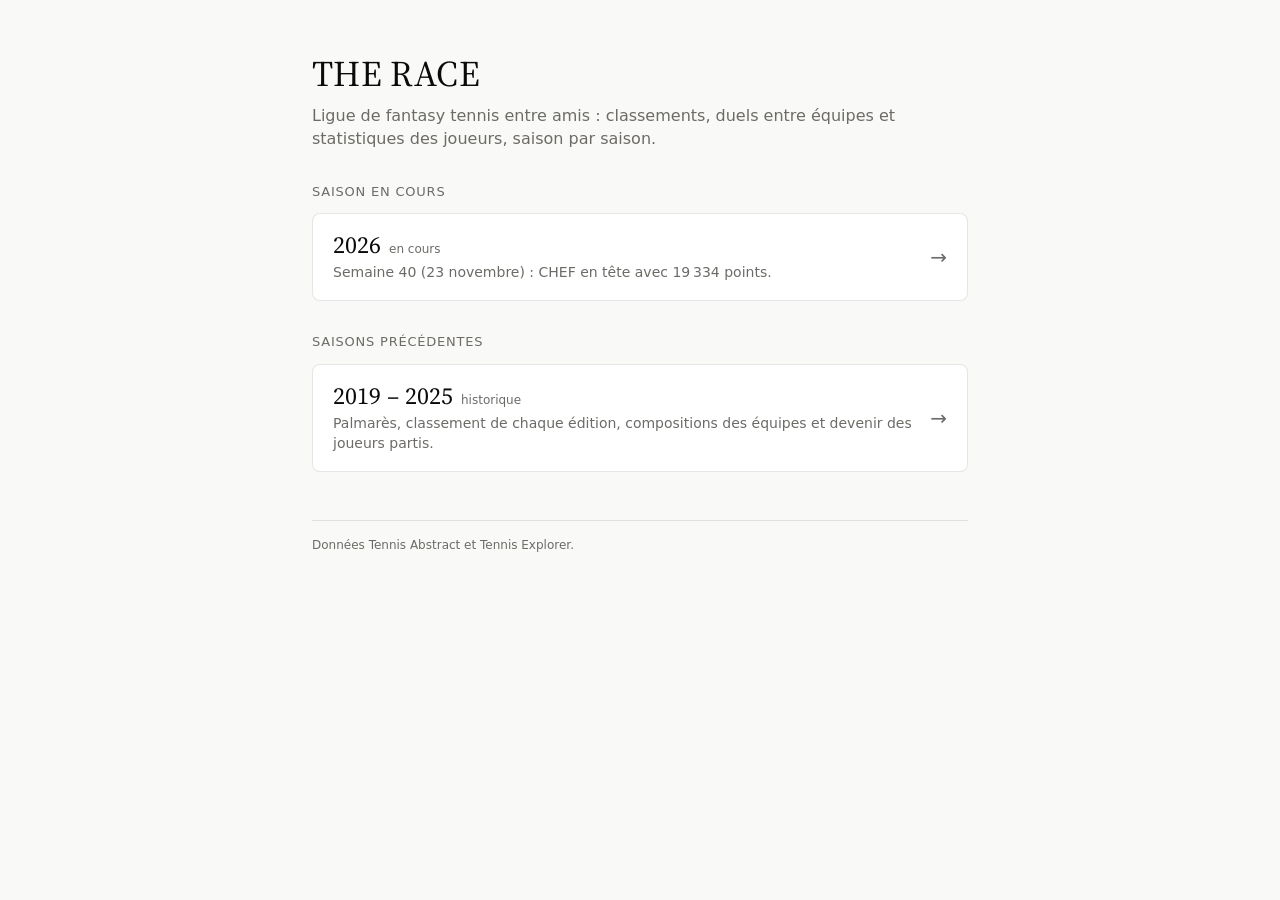
<file: index.html>
<!doctype html>
<html lang="fr">
<head>
  <meta charset="utf-8">
  <meta name="viewport" content="width=device-width, initial-scale=1">
  <meta name="robots" content="noindex, nofollow">
  <title>THE RACE</title>
  <meta name="description" content="Ligue de fantasy tennis entre amis : classements, duels entre équipes et statistiques des joueurs, saison par saison.">
  <meta property="og:type" content="website">
  <meta property="og:title" content="THE RACE">
  <meta property="og:description" content="Ligue de fantasy tennis entre amis : classements, duels et statistiques, saison par saison.">
  <meta property="og:url" content="https://peozenou.github.io/race/">
  <meta property="og:image" content="https://peozenou.github.io/race/2026/preview.png">
  <meta property="og:image:width" content="1200">
  <meta property="og:image:height" content="630">
  <link rel="icon" href="data:image/svg+xml,%3Csvg xmlns='http://www.w3.org/2000/svg' viewBox='0 0 64 64'%3E%3Ccircle cx='32' cy='32' r='28' fill='%23c8d94a'/%3E%3Cpath d='M10 22c14 6 30 6 44 0M10 42c14-6 30-6 44 0' stroke='%23fff' stroke-width='4' fill='none'/%3E%3C/svg%3E">
  <link rel="preconnect" href="https://fonts.googleapis.com">
  <link rel="preconnect" href="https://fonts.gstatic.com" crossorigin>
  <link rel="stylesheet" href="https://fonts.googleapis.com/css2?family=Source+Serif+4:opsz,wght@8..60,400;8..60,500&display=swap">
  <style>
    :root {
      --sans: ui-sans-serif, system-ui, -apple-system, "Segoe UI", Roboto, "Helvetica Neue", Arial, sans-serif;
      --serif: "Source Serif 4", ui-serif, Georgia, "Times New Roman", serif;
      --bg: #f9f9f7; --panel: #ffffff; --fg: #0b0b0b; --muted: #6d6b67; --line: rgba(11, 11, 11, 0.10);
      color-scheme: light dark;
    }
    @media (prefers-color-scheme: dark) {
      :root { --bg: #0b0b0b; --panel: #1a1a19; --fg: #f0efec; --muted: #9a988f; --line: rgba(255, 255, 255, 0.10); }
    }
    * { box-sizing: border-box; }
    body { margin: 0; background: var(--bg); color: var(--fg); font-family: var(--sans); line-height: 1.45; }
    main { max-width: 44rem; margin: 0 auto; padding: 3rem 1.5rem; }
    h1 { font-family: var(--serif); font-weight: 400; font-size: 2.25rem; margin: 0 0 0.25rem; letter-spacing: 0.01em; }
    .lede { color: var(--muted); margin: 0 0 2rem; }
    h2 { font-size: 0.8125rem; font-weight: 500; color: var(--muted); text-transform: uppercase; letter-spacing: 0.06em; margin: 2rem 0 0.75rem; }
    .season { display: flex; justify-content: space-between; align-items: center; gap: 1rem; text-decoration: none; color: inherit;
      background: var(--panel); border: 1px solid var(--line); border-radius: 0.5rem; padding: 1.1rem 1.25rem; }
    .season:hover, .season:focus-visible { border-color: var(--fg); outline: none; }
    .season-year { font-family: var(--serif); font-size: 1.5rem; line-height: 1.1; }
    .season-tag { font-size: 0.75rem; color: var(--muted); margin-left: 0.5rem; font-family: var(--sans); }
    .season-sub { font-size: 0.875rem; color: var(--muted); margin-top: 0.25rem; }
    .arrow { font-size: 1.25rem; color: var(--muted); }
    .soon { color: var(--muted); font-size: 0.875rem; margin: 0; }
    footer { margin-top: 3rem; padding-top: 1rem; border-top: 1px solid var(--line); font-size: 0.75rem; color: var(--muted); }
    @media (max-width: 640px) { main { padding: 2rem 1rem; } h1 { font-size: 1.875rem; } }
  </style>
</head>
<body>
<main>
  <h1>THE RACE</h1>
  <p class="lede">Ligue de fantasy tennis entre amis : classements, duels entre équipes et statistiques des joueurs, saison par saison.</p>

  <h2>Saison en cours</h2>
  <a class="season" href="2026/">
    <div>
      <div class="season-year">2026<span class="season-tag">en cours</span></div>
      <div class="season-sub" id="s2026">Classement, duels et joueurs, mis à jour chaque lundi.</div>
    </div>
    <span class="arrow" aria-hidden="true">→</span>
  </a>

  <h2>Saisons précédentes</h2>
  <a class="season" href="2026/#history">
    <div>
      <div class="season-year">2019 – 2025<span class="season-tag">historique</span></div>
      <div class="season-sub">Palmarès, classement de chaque édition, compositions des équipes et devenir des joueurs partis.</div>
    </div>
    <span class="arrow" aria-hidden="true">→</span>
  </a>

  <footer>Données Tennis Abstract et Tennis Explorer.</footer>
</main>
<script>
  // Show the current leader of the 2026 season under its card.
  fetch('2026/data/hebdo.json', { cache: 'no-cache' })
    .then((r) => (r.ok ? r.json() : Promise.reject(r.status)))
    .then((rows) => {
      const last = Math.max(...rows.map((r) => r.week));
      const top = rows.filter((r) => r.week === last).sort((a, b) => b.total - a.total)[0];
      if (!top) return;
      const n = new Intl.NumberFormat('fr-FR').format(top.total);
      const d = new Intl.DateTimeFormat('fr-FR', { day: 'numeric', month: 'long', timeZone: 'UTC' }).format(new Date(top.date + 'T00:00:00Z'));
      document.getElementById('s2026').textContent = `Semaine ${last} (${d}) : ${top.team} en tête avec ${n} points.`;
    })
    .catch(() => {});
</script>
</body>
</html>
</file>
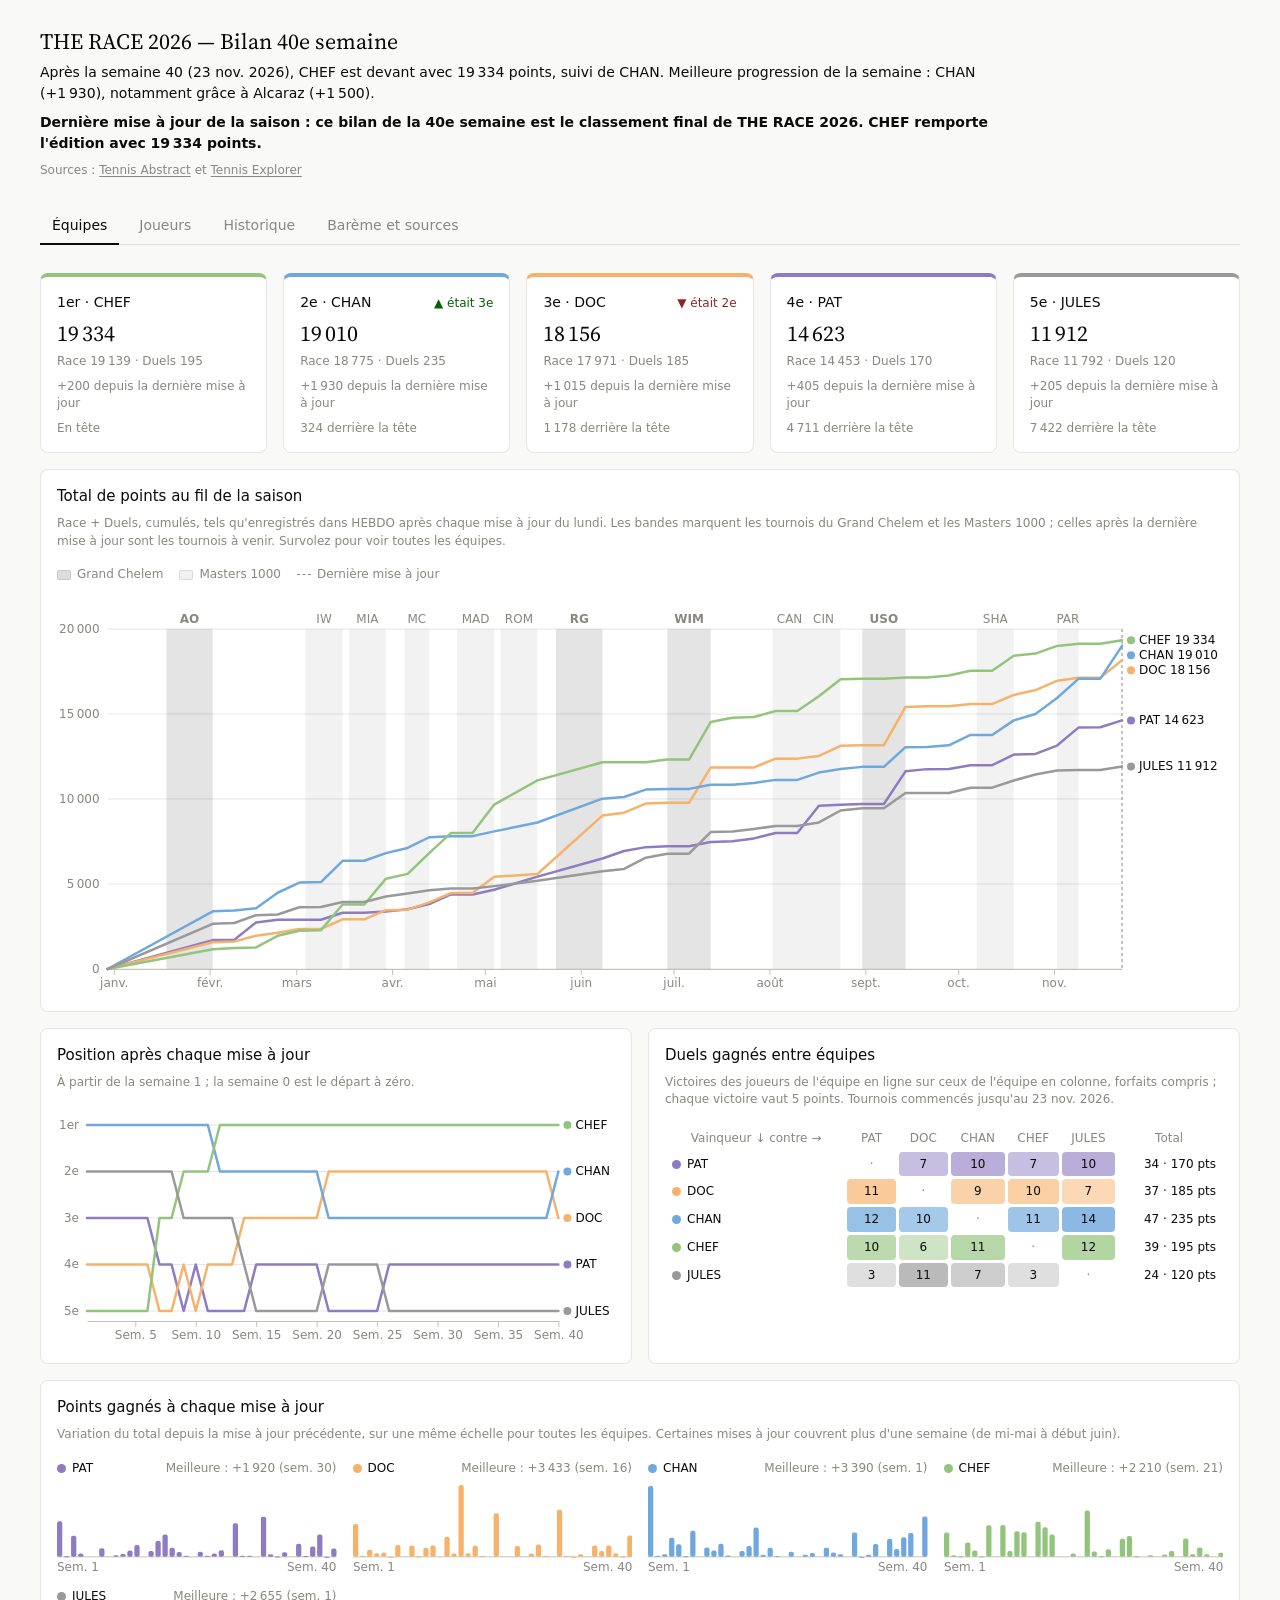
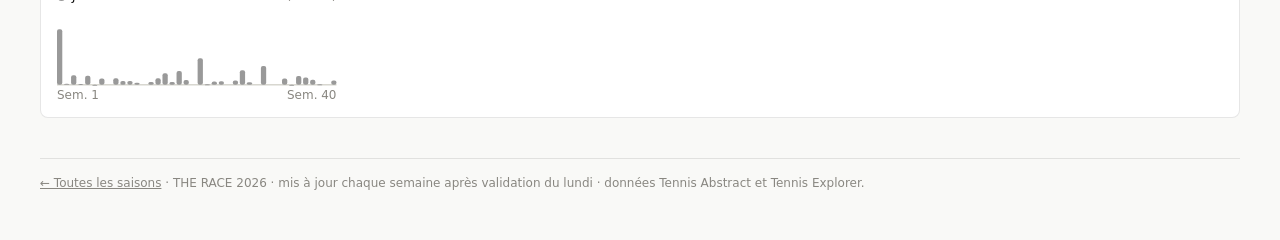
<file: 2026/index.html>
<!doctype html>
<html lang="fr">
<head>
  <meta charset="utf-8">
  <meta name="viewport" content="width=device-width, initial-scale=1">
  <meta name="robots" content="noindex, nofollow">
  <meta name="data-version" content="fed23d76429e">
  <title>THE RACE 2026 — Bilan 40e semaine</title>
  <meta name="description" content="Classement après la semaine 40 (23 novembre 2026) : CHEF en tête avec 19 334 points.">
  <meta property="og:type" content="website">
  <meta property="og:title" content="THE RACE 2026 — Bilan 40e semaine">
  <meta property="og:description" content="Classement après la semaine 40 (23 novembre 2026) : CHEF en tête avec 19 334 points.">
  <meta property="og:url" content="https://peozenou.github.io/race/2026/">
  <meta property="og:image" content="https://peozenou.github.io/race/2026/preview.png?v=fed23d76429e">
  <meta property="og:image:width" content="1200">
  <meta property="og:image:height" content="630">
  <link rel="icon" href="data:image/svg+xml,%3Csvg xmlns='http://www.w3.org/2000/svg' viewBox='0 0 64 64'%3E%3Ccircle cx='32' cy='32' r='28' fill='%23c8d94a'/%3E%3Cpath d='M10 22c14 6 30 6 44 0M10 42c14-6 30-6 44 0' stroke='%23fff' stroke-width='4' fill='none'/%3E%3C/svg%3E">
  <link rel="preconnect" href="https://fonts.googleapis.com">
  <link rel="preconnect" href="https://fonts.gstatic.com" crossorigin>
  <link rel="stylesheet" href="https://fonts.googleapis.com/css2?family=Source+Serif+4:opsz,wght@8..60,400;8..60,500&display=swap">
  <link rel="stylesheet" href="assets/theme.css?v=fed23d76429e">
  <script src="assets/d3.min.js"></script>
  <script src="assets/runtime.js?v=fed23d76429e"></script>
</head>
<body>
<main class="site">
<div id="dash-root">
<style>
.tr{font-family:var(--font-anthropic-sans);color:var(--color-fg);display:flex;flex-direction:column;gap:var(--cds-gap-lg);font-variant-numeric:tabular-nums}
.tr h1{font-family:var(--font-anthropic-serif);font-weight:400;font-size:var(--cds-font-size-title);margin:0;line-height:1.2}
.tr h2{font-size:var(--cds-font-size-heading);font-weight:var(--cds-font-weight-medium);margin:0}
.tr h3{font-size:var(--cds-font-size-body);font-weight:var(--cds-font-weight-medium);margin:var(--cds-gap-md) 0 var(--cds-gap-xs)}
.tr .tr-take{margin:var(--cds-gap-xs) 0 0;max-width:62rem;line-height:1.5}
.tr .tr-note{font-size:var(--cds-font-size-caption);color:var(--color-fg-muted);margin:var(--cds-gap-xs) 0 var(--cds-gap-md);line-height:1.45}
.tr .tr-head-note{margin-bottom:0}
.tr .tr-final{margin:var(--cds-gap-xs) 0 0;max-width:62rem;line-height:1.5;font-weight:600}
.tr .tr-head-note a{color:inherit;text-decoration:underline;text-underline-offset:2px}
.tr .tr-head-note a:hover{color:var(--color-fg)}
.tr .tr-tabs{display:flex;gap:var(--cds-gap-xs);border-bottom:1px solid var(--color-border-line);flex-wrap:wrap}
.tr .tr-tab{appearance:none;background:none;border:0;border-bottom:2px solid transparent;margin-bottom:-1px;padding:var(--cds-pad-sm) var(--cds-pad-md);font:inherit;color:var(--color-fg-muted);cursor:pointer}
.tr .tr-tab[aria-selected="true"]{color:var(--color-fg);border-bottom-color:var(--color-fg)}
.tr .tr-page{display:flex;flex-direction:column;gap:var(--cds-gap-md)}
.tr .tr-page[hidden]{display:none}
.tr .tr-grid{display:grid;grid-template-columns:repeat(auto-fit,minmax(min(100%,20rem),1fr));gap:var(--cds-gap-md)}
.tr .tr-card{background:var(--color-panel);border:1px solid var(--color-border-line);border-radius:var(--cds-radius);padding:var(--cds-pad-lg);min-width:0}
.tr .tr-standings{display:grid;grid-template-columns:repeat(auto-fit,minmax(min(100%,10.5rem),1fr));gap:var(--cds-gap-md);min-height:9rem}
.tr .tr-team{border-top-width:4px;display:flex;flex-direction:column;gap:var(--cds-gap-xs)}
.tr .tr-team-top{display:flex;justify-content:space-between;align-items:baseline;gap:var(--cds-gap-sm);font-size:var(--cds-font-size-caption);color:var(--color-fg-muted)}
.tr .tr-team-name{font-weight:var(--cds-font-weight-medium);color:var(--color-fg);font-size:var(--cds-font-size-body)}
.tr .tr-big{font-family:var(--font-anthropic-serif);font-weight:400;font-size:var(--cds-font-size-title);line-height:1.1}
.tr .tr-sub{font-size:var(--cds-font-size-caption);color:var(--color-fg-muted)}
.tr .tr-up{color:var(--color-ok)}
.tr .tr-down{color:var(--color-bad)}
.tr .tr-pos{white-space:nowrap;font-variant-numeric:tabular-nums}
.tr .tr-muted{color:var(--color-fg-muted);font-style:italic}
.tr .tr-mark{color:var(--color-fg-muted);margin-left:1px;cursor:help}
.tr .tr-chart{position:relative;min-height:260px}
.tr .tr-chart-auto{min-height:120px}
.tr .tr-heat-v{font-size:var(--cds-font-size-caption);pointer-events:none}
.tr .tr-chart svg,.tr .tr-mult svg{display:block}
.tr .tr-tick{fill:var(--color-fg-muted);font-size:var(--cds-font-size-caption)}
.tr .tr-axis .domain{stroke:var(--cds-chart-axis)}
.tr .tr-axis .tick line{stroke:var(--cds-chart-axis)}
.tr .tr-axis text{fill:var(--color-fg-muted);font-size:var(--cds-font-size-caption)}
.tr .tr-grid-line{stroke:var(--cds-chart-grid);stroke-width:1}
.tr .tr-endlabel{font-size:var(--cds-font-size-caption);fill:var(--color-fg)}
.tr .tr-band-label{font-size:var(--cds-font-size-caption);fill:var(--color-fg-muted)}
.tr .tr-seglabel{font-size:var(--cds-font-size-caption);fill:#1f1f1f;pointer-events:none}
.tr .tr-legend{display:flex;flex-wrap:wrap;gap:var(--cds-gap-md);font-size:var(--cds-font-size-caption);color:var(--color-fg-muted);margin:0 0 var(--cds-gap-sm)}
.tr .tr-legend span{display:inline-flex;align-items:center;gap:6px}
.tr .tr-lg{display:inline-block;width:14px;height:10px;border-radius:2px;border:1px solid var(--color-border-line)}
.tr .tr-lg-slam{background:color-mix(in srgb, var(--color-fg) 14%, transparent)}
.tr .tr-lg-m1000{background:color-mix(in srgb, var(--color-fg) 6%, transparent)}
.tr .tr-lg-last{width:14px;height:0;border:0;border-top:1px dashed var(--cds-chart-reference);border-radius:0}
.tr .tr-tip{position:absolute;pointer-events:none;background:var(--cds-surface-popover);border:1px solid var(--cds-border);border-radius:var(--cds-radius);box-shadow:var(--cds-shadow-popover);padding:var(--cds-pad-xs) var(--cds-pad-sm);font-size:var(--cds-font-size-caption);white-space:nowrap;z-index:3;display:none}
.tr .tr-tip-h{color:var(--cds-text-secondary);margin-bottom:2px}
.tr .tr-tip-r{display:flex;align-items:center;gap:6px}
.tr .tr-tip-r .tr-tip-v{margin-left:auto;padding-left:var(--cds-gap-sm)}
.tr .tr-tip-e{color:var(--cds-text-secondary);margin-top:2px}
.tr .tr-sw{width:8px;height:8px;border-radius:2px;display:inline-block;flex:none}
.tr .tr-legend .tr-lg-slot{display:flex;flex-wrap:wrap;align-items:center;gap:4px var(--cds-gap-md)}
.tr .tr-multiples{display:grid;grid-template-columns:repeat(auto-fit,minmax(min(100%,15rem),1fr));gap:var(--cds-gap-md);position:relative;min-height:7rem}
.tr .tr-mult-label{font-size:var(--cds-font-size-caption);display:flex;justify-content:space-between;gap:var(--cds-gap-sm);margin-bottom:4px}
.tr .tr-mult-label b{font-weight:var(--cds-font-weight-medium)}
.tr .tr-matrix-box{overflow-x:auto;min-height:10rem}
.tr .tr-matrix{width:100%;border-collapse:separate;border-spacing:3px;font-size:var(--cds-font-size-caption)}
.tr .tr-matrix th{font-weight:var(--cds-font-weight-medium);color:var(--color-fg-muted);text-align:center;padding:2px 4px}
.tr .tr-matrix th[scope=row]{text-align:left;color:var(--color-fg)}
.tr .tr-matrix td{text-align:center;padding:var(--cds-pad-xs);border-radius:4px;min-width:2.4rem}
.tr .tr-matrix td.tr-self{color:var(--color-fg-muted)}
.tr .tr-matrix td.tr-total{text-align:right;white-space:nowrap}
.tr .tr-filter{display:flex;flex-wrap:wrap;gap:var(--cds-gap-xs)}
.tr .tr-chip{appearance:none;font:inherit;font-size:var(--cds-font-size-caption);border:1px solid var(--color-border-line);background:var(--color-panel);color:var(--color-fg);border-radius:999px;padding:var(--cds-pad-xs) var(--cds-pad-md);cursor:pointer;display:inline-flex;align-items:center;gap:6px}
.tr .tr-chip[aria-pressed="true"]{border-color:var(--color-fg);font-weight:var(--cds-font-weight-medium)}
.tr .tr-card-head{display:flex;justify-content:space-between;align-items:flex-start;gap:var(--cds-gap-md);flex-wrap:wrap}
.tr .tr-search{font:inherit;font-size:var(--cds-font-size-caption);padding:var(--cds-pad-xs) var(--cds-pad-sm);border:1px solid var(--color-border-line);border-radius:var(--cds-radius);background:var(--color-bg);color:var(--color-fg);min-width:min(100%,12rem)}
.tr .tr-scroll{max-height:34rem;overflow:auto;container-type:inline-size}
.tr .tr-table{width:100%;border-collapse:collapse;font-size:var(--cds-font-size-caption)}
.tr .tr-table th{position:sticky;top:0;background:var(--color-panel);text-align:right;font-weight:var(--cds-font-weight-medium);color:var(--color-fg-muted);border-bottom:1px solid var(--color-border-line);padding:0;z-index:1;white-space:nowrap}
.tr .tr-table th.tr-l{text-align:left}
.tr .tr-table th button{appearance:none;background:none;border:0;font:inherit;color:inherit;cursor:pointer;padding:var(--cds-pad-xs) var(--cds-pad-sm);width:100%;text-align:inherit}
.tr .tr-table th span.tr-th{display:block;padding:var(--cds-pad-xs) var(--cds-pad-sm)}
.tr .tr-table td{padding:var(--cds-pad-xs) var(--cds-pad-sm);text-align:right;border-bottom:1px solid var(--color-border-line);white-space:nowrap}
.tr .tr-table td.tr-l{text-align:left}
.tr .tr-click tbody tr{cursor:pointer}
.tr .tr-click tbody tr:hover{background:var(--color-bg)}
.tr .tr-table tbody tr[aria-selected="true"]{background:var(--color-bg);box-shadow:inset 3px 0 0 var(--color-fg)}
.tr .tr-dot{display:inline-block;width:9px;height:9px;border-radius:50%;margin-right:6px;vertical-align:middle}
@container (max-width: 44rem){.tr .tr-sec{display:none}}
.tr .tr-kpis{display:grid;grid-template-columns:repeat(auto-fit,minmax(min(100%,8.5rem),1fr));gap:var(--cds-gap-md);margin:var(--cds-gap-md) 0}
.tr .tr-kpi-v{font-family:var(--font-anthropic-serif);font-size:var(--cds-font-size-title);font-weight:400;line-height:1.1}
.tr .tr-kpi-l{font-size:var(--cds-font-size-caption);color:var(--color-fg-muted)}
.tr .tr-bar-row{display:grid;grid-template-columns:5.5rem 1fr 4.5rem;align-items:center;gap:var(--cds-gap-sm);font-size:var(--cds-font-size-caption);margin:6px 0}
.tr .tr-bar-row .tr-r{text-align:right}
.tr .tr-bar{height:10px;background:var(--cds-chart-grid);border-radius:999px;overflow:hidden}
.tr .tr-bar>span{display:block;height:100%;border-radius:999px}
.tr .tr-fail{display:flex;align-items:center;justify-content:center;gap:6px;color:var(--color-fg-muted);font-size:var(--cds-font-size-caption);min-height:inherit;height:100%}
.tr .tr-fail::before{content:"";width:.375rem;height:.375rem;border-radius:50%;background:var(--color-bad)}
.tr [data-dash-source-state=empty]{color:transparent}
.tr [data-dash-source-state=refreshing]{opacity:.5;transition:opacity var(--cds-dur-slow)}
.tr .tr-prose ul{margin:0 0 var(--cds-gap-sm);padding-left:1.2rem;line-height:1.5}
.tr .tr-dl{display:grid;grid-template-columns:minmax(7rem,auto) 1fr;gap:var(--cds-gap-xs) var(--cds-gap-md);margin:0;font-size:var(--cds-font-size-caption)}
.tr .tr-dl dt{color:var(--color-fg-muted)}
.tr .tr-dl dd{margin:0}
.tr .tr-empty-msg{font-size:var(--cds-font-size-caption);color:var(--color-fg-muted)}
.tr .tr-hgrid{display:grid;grid-template-columns:repeat(auto-fill,minmax(min(100%,11.5rem),1fr));gap:var(--cds-gap-sm)}
.tr .tr-ed{appearance:none;font:inherit;text-align:left;color:inherit;background:var(--color-panel);border:1px solid var(--color-border-line);border-top-width:4px;border-radius:var(--cds-radius);padding:var(--cds-pad-md);cursor:pointer;display:flex;flex-direction:column;gap:4px;min-width:0}
.tr .tr-ed[aria-pressed="true"]{border-color:var(--color-fg);box-shadow:inset 0 0 0 1px var(--color-fg)}
.tr .tr-ed-y{display:flex;justify-content:space-between;align-items:baseline;gap:var(--cds-gap-xs)}
.tr .tr-ed-y b{font-family:var(--font-anthropic-serif);font-weight:400;font-size:var(--cds-font-size-title);line-height:1.1}
.tr .tr-ed ol{margin:2px 0 0;padding:0;list-style:none;font-size:var(--cds-font-size-caption)}
.tr .tr-ed li{display:flex;justify-content:space-between;gap:var(--cds-gap-xs)}
.tr .tr-tag{font-size:var(--cds-font-size-caption);color:var(--color-fg-muted);border:1px solid var(--color-border-line);border-radius:999px;padding:0 6px;white-space:nowrap}
.tr .tr-roster{border-collapse:separate;border-spacing:2px;font-size:var(--cds-font-size-caption);min-width:52rem;width:100%;table-layout:fixed}
.tr .tr-roster col.tr-rh{width:4.5rem}
.tr .tr-roster th{font-weight:var(--cds-font-weight-medium);color:var(--color-fg-muted);text-align:left;padding:2px 4px;white-space:nowrap}
.tr .tr-roster th[scope=row]{color:var(--color-fg)}
.tr .tr-roster td{vertical-align:top;padding:var(--cds-pad-xs) 6px;border-radius:4px;line-height:1.45;overflow-wrap:anywhere}
.tr .tr-roster td.tr-none{color:var(--color-fg-muted);text-align:center;vertical-align:middle}
.tr .tr-pl{display:block;border-radius:3px;padding:0 3px;margin:0 -3px 2px;cursor:default}
.tr .tr-pl.tr-hl{background:var(--color-fg);color:var(--color-panel)}
.tr .tr-pl.tr-hl .tr-ex,.tr .tr-pl.tr-hl .tr-mv{color:inherit}
.tr .tr-ex{color:var(--color-fg-muted);font-size:0.68rem;margin-left:3px;white-space:nowrap}
.tr .tr-mv{color:var(--color-fg-muted);margin-left:2px}
.tr .tr-path{display:inline-flex;flex-wrap:wrap;align-items:center;gap:4px}
.tr .tr-seg{display:inline-flex;align-items:center;gap:4px;white-space:nowrap}
.tr .tr-gap{color:var(--color-fg-muted);font-style:italic;white-space:nowrap}
.tr .tr-ed{position:relative}
.tr .tr-ed-pie{display:flex;align-items:center;gap:var(--cds-gap-sm);margin-top:2px}
.tr .tr-ed-pie svg{flex:none}
.tr .tr-ed-pie .tr-ed-c{font-size:var(--cds-font-size-caption);color:var(--color-fg-muted);line-height:1.35}
.tr .tr-ed-pie .tr-ed-c b{display:block;white-space:nowrap;color:var(--color-fg);font-weight:var(--cds-font-weight-medium)}
.tr .tr-ed-best{font-size:var(--cds-font-size-caption);line-height:1.35;border-top:1px solid var(--color-border-line);padding-top:var(--cds-pad-xs);margin-top:2px}
.tr .tr-ed-best span{color:var(--color-fg-muted)}
.tr .tr-ed-best b{font-weight:var(--cds-font-weight-medium)}
.tr .tr-pie-lbl{font-size:10px;fill:#1f1f1f;pointer-events:none;font-weight:500}
.tr .tr-xf-box{position:relative}
.tr .tr-xf-axis text{font-size:var(--cds-font-size-caption);fill:var(--color-fg-muted)}
.tr .tr-xf-list{display:flex;flex-direction:column;gap:6px;margin-top:var(--cds-gap-xs)}
.tr .tr-xf{display:grid;grid-template-columns:5.6rem 4.4rem minmax(0,1fr);align-items:center;gap:var(--cds-gap-xs);font-size:var(--cds-font-size-caption)}
.tr .tr-xf-d{color:var(--color-fg-muted);white-space:nowrap}
.tr .tr-xf-sw{display:flex;flex-wrap:wrap;align-items:center;gap:4px}
.tr .tr-xf-p{border-radius:9px;padding:1px 8px;max-width:100%;overflow-wrap:anywhere;border:1px solid transparent}
.tr .tr-xf-a{color:var(--color-fg-muted)}
.tr .tr-pill{display:inline-flex;align-items:center;gap:4px;border-radius:999px;padding:0 7px;white-space:nowrap}
.tr .tr-mv.tr-in{color:var(--color-ok);font-weight:var(--cds-font-weight-medium)}
.tr .tr-mv.tr-out{color:var(--color-bad);font-weight:var(--cds-font-weight-medium)}
.tr .tr-ex{border-radius:999px;padding:0 5px}
.tr .tr-tcols{display:grid;grid-template-columns:repeat(auto-fit,minmax(min(100%,12.5rem),1fr));gap:var(--cds-gap-sm);align-items:start}
.tr .tr-tcol{border:1px solid var(--color-border-line);border-top-width:4px;border-radius:var(--cds-radius);overflow:hidden}
.tr .tr-tcol-h{display:flex;justify-content:space-between;align-items:baseline;gap:var(--cds-gap-xs);padding:var(--cds-pad-xs) var(--cds-pad-sm);font-weight:var(--cds-font-weight-medium)}
.tr .tr-tcol-h span.tr-tcol-n{font-weight:400;font-size:var(--cds-font-size-caption);color:var(--color-fg-muted)}
.tr .tr-tcol ol{list-style:none;margin:0;padding:0}
.tr .tr-ten{padding:4px var(--cds-pad-sm);border-top:1px solid var(--color-border-line);font-size:var(--cds-font-size-caption);line-height:1.4}
.tr .tr-ten-n{display:flex;justify-content:space-between;gap:var(--cds-gap-xs)}
.tr .tr-ten-n b{font-weight:var(--cds-font-weight-medium);font-size:var(--cds-font-size-body)}
.tr .tr-ten-n b.tr-ten-old{font-weight:400}
.tr .tr-ten-y{color:var(--color-fg-muted);white-space:nowrap}
.tr .tr-ten-d{color:var(--color-fg-muted)}
.tr .tr-ten-x{margin-top:1px}
.tr .tr-ten.tr-hl{background:var(--color-fg);color:var(--color-panel)}
.tr .tr-ten.tr-hl .tr-ten-y,.tr .tr-ten.tr-hl .tr-ten-d,.tr .tr-ten.tr-hl .tr-mv{color:inherit}
.tr .tr-notes-y{display:grid;grid-template-columns:3.5rem 1fr;gap:var(--cds-gap-sm);padding:var(--cds-pad-xs) 0;border-top:1px solid var(--color-border-line)}
.tr .tr-notes-y b{font-family:var(--font-anthropic-serif);font-weight:400;font-size:var(--cds-font-size-body)}
.tr .tr-notes-y ul{margin:0}
</style>

<div class="tr" id="race-season" lang="fr">
  <header id="overview">
    <h1 id="head-title" data-source="standings" data-field="week" data-row="0">THE RACE 2026</h1>
    <p class="tr-take" id="takeaway"><span class="dash-skeleton">—</span></p>
    <p class="tr-final" id="season-final" hidden></p>
    <p class="tr-note tr-head-note">Sources : <a href="https://www.tennisabstract.com/" target="_blank" rel="noopener">Tennis Abstract</a> et <a href="https://www.tennisexplorer.com/" target="_blank" rel="noopener">Tennis Explorer</a></p>
  </header>

  <nav class="tr-tabs" role="tablist" aria-label="Pages du tableau de bord">
    <button class="tr-tab" role="tab" id="tab-teams" data-tab="teams" aria-selected="true">Équipes</button>
    <button class="tr-tab" role="tab" id="tab-players" data-tab="players" aria-selected="false">Joueurs</button>
    <button class="tr-tab" role="tab" id="tab-history" data-tab="history" aria-selected="false">Historique</button>
    <button class="tr-tab" role="tab" id="tab-notes" data-tab="notes" aria-selected="false">Barème et sources</button>
  </nav>

  <section class="tr-page" id="teams" role="tabpanel" aria-labelledby="tab-teams">
    <div class="tr-standings" id="standings" data-source="standings"></div>

    <div class="tr-card" id="totals-card">
      <h2>Total de points au fil de la saison</h2>
      <p class="tr-note">Race + Duels, cumulés, tels qu'enregistrés dans HEBDO après chaque mise à jour du lundi. Les bandes marquent les tournois du Grand Chelem et les Masters 1000 ; celles après la dernière mise à jour sont les tournois à venir. Survolez pour voir toutes les équipes.</p>
      <div class="tr-legend" aria-hidden="true">
        <span><i class="tr-lg tr-lg-slam"></i>Grand Chelem</span>
        <span><i class="tr-lg tr-lg-m1000"></i>Masters 1000</span>
        <span><i class="tr-lg tr-lg-last"></i>Dernière mise à jour</span>
      </div>
      <div class="tr-chart dash-skeleton" id="totals-chart" data-source="team_weeks calendar team_colors"></div>
    </div>

    <div class="tr-grid">
      <div class="tr-card" id="rank-card">
        <h2>Position après chaque mise à jour</h2>
        <p class="tr-note">À partir de la semaine 1 ; la semaine 0 est le départ à zéro.</p>
        <div class="tr-chart dash-skeleton" id="rank-chart" data-source="team_weeks team_colors"></div>
      </div>
      <div class="tr-card" id="duels-card">
        <h2>Duels gagnés entre équipes</h2>
        <p class="tr-note">Victoires des joueurs de l'équipe en ligne sur ceux de l'équipe en colonne, forfaits compris ; chaque victoire vaut 5 points. Tournois commencés jusqu'au <span id="duel-asof" data-source="players" data-field="matches_through" data-row="0">—</span>.</p>
        <div class="tr-matrix-box dash-skeleton" id="duel-matrix"></div>
      </div>
    </div>

    <div class="tr-card" id="gains-card">
      <h2>Points gagnés à chaque mise à jour</h2>
      <p class="tr-note">Variation du total depuis la mise à jour précédente, sur une même échelle pour toutes les équipes. Certaines mises à jour couvrent plus d'une semaine (de mi-mai à début juin).</p>
      <div class="tr-multiples dash-skeleton" id="gains-chart" data-source="team_weeks team_colors"></div>
    </div>
  </section>

  <section class="tr-page" id="players" role="tabpanel" aria-labelledby="tab-players" hidden>
    <p class="tr-take" id="players-take"><span class="dash-skeleton">—</span></p>
    <div class="tr-filter" id="team-filter" role="group" aria-label="Équipe"></div>

    <div class="tr-card" id="composition-card">
      <h2>Contributions par équipe</h2>
      <p class="tr-note">Points Race de chaque joueur à la dernière mise à jour, total cumulé par équipe ; le détail par joueur s’obtient en passant dessus.</p>
      <div class="tr-legend" id="composition-legend" hidden></div>
      <div class="tr-chart dash-skeleton" id="composition-chart" data-source="player_season team_colors"></div>
    </div>

    <div class="tr-card" id="scatter-card">
      <h2>Tournois disputés et points par tournoi</h2>
      <p class="tr-note">Chaque bulle est un joueur : nombre de tournois disputés en 2026 (horizontal) et points Race moyens par tournoi (vertical) ; la surface de la bulle suit son total de points Race. Sont comptés les tournois où il a joué au moins un match, qualifications comprises, hors Coupe Davis et Laver Cup, qui ne rapportent pas de points ATP. Le filtre d'équipe s'applique aussi à ce graphique ; les axes restent à l'échelle de tous les joueurs, pour comparer les équipes entre elles. Données de la dernière mise à jour.</p>
      <div class="tr-legend" id="scatter-legend" aria-hidden="true"></div>
      <div class="tr-chart dash-skeleton" id="scatter-chart" data-source="player_events team_colors"></div>
    </div>

    <div class="tr-card" id="table-card">
      <div class="tr-card-head">
        <div>
          <h2>Joueurs</h2>
          <p class="tr-note">Points Race et gains : JOUEURS, c'est-à-dire la contribution comptée pour l'équipe. Bilan, titres, duels et classement ATP : dernière mise à jour ; Elo au <span id="tbl-elo" data-source="players" data-field="elo_date" data-row="0">—</span>. Cliquez sur une ligne pour voir la saison du joueur.</p>
        </div>
        <input type="search" class="tr-search" id="player-search" placeholder="Rechercher un joueur" aria-label="Rechercher un joueur">
      </div>
      <div class="tr-scroll">
        <table class="tr-table tr-click" id="player-table" data-source="player_season" data-row-key="player">
          <thead><tr>
            <th class="tr-l" data-field="pos"><button type="button" data-sort="pos" title="Place parmi les 30 postes selon les points Race comptés, et variation depuis la semaine précédente">Rang</button></th>
            <th class="tr-l" data-field="short"><button type="button" data-sort="short">Joueur</button></th>
            <th class="tr-l" data-field="team"><button type="button" data-sort="team">Équipe</button></th>
            <th data-field="race"><button type="button" data-sort="race">Pts Race</button></th>
            <th data-field="share"><button type="button" data-sort="share">Part de l'équipe</button></th>
            <th data-field="gain_week"><button type="button" data-sort="gain_week">Dern. sem.</button></th>
            <th class="tr-sec" data-field="gain_4"><button type="button" data-sort="gain_4">4 dern. sem.</button></th>
            <th class="tr-sec tr-l" data-field="series"><span class="tr-th">Tendance</span></th>
            <th data-field="record"><button type="button" data-sort="win_pct">V–D</button></th>
            <th class="tr-sec" data-field="titles"><button type="button" data-sort="titles">Titres</button></th>
            <th data-field="duel_pts"><button type="button" data-sort="duel_pts">Pts duels</button></th>
            <th class="tr-sec" data-field="atp_rank"><button type="button" data-sort="atp_rank">Rang ATP</button></th>
            <th class="tr-sec" data-field="elo"><button type="button" data-sort="elo">Elo</button></th>
          </tr></thead>
          <tbody></tbody>
        </table>
      </div>
      <p class="tr-note" id="player-qual" data-source="player_season" hidden></p>
    </div>

    <div class="tr-card" id="player-detail">
      <p class="tr-empty-msg" id="detail-empty">Choisissez un joueur dans le tableau pour voir sa saison.</p>
      <div id="detail-body" hidden>
        <h2 id="detail-name"></h2>
        <div class="tr-filter" id="detail-pick" role="group" aria-label="Saison affichée" hidden></div>
        <p class="tr-note" id="detail-sub"></p>
        <div class="tr-kpis" id="detail-kpis"></div>
        <p class="tr-note" id="detail-qual" hidden></p>
        <div class="tr-grid">
          <div>
            <h3 id="detail-race-title">Points Race à chaque mise à jour</h3>
            <div class="tr-chart" id="detail-race" data-source="joueurs hebdo"></div>
          </div>
          <div>
            <h3>Bilan par surface</h3>
            <div id="detail-surface"></div>
            <h3>Bilan par catégorie de tournoi</h3>
            <table class="tr-table" id="detail-levels" data-source="player_levels" data-row-key="player,level">
              <thead><tr><th class="tr-l" data-field="level"><span class="tr-th">Catégorie</span></th><th data-field="w"><span class="tr-th">Gagnés</span></th><th data-field="l"><span class="tr-th">Perdus</span></th></tr></thead>
              <tbody></tbody>
            </table>
            <p class="tr-note" id="detail-extra"></p>
          </div>
        </div>
        <h3>Derniers matchs</h3>
        <div class="tr-scroll">
          <table class="tr-table" id="detail-matches" data-source="matches" data-row-key="mid">
            <thead><tr>
              <th class="tr-l" data-field="event_date"><span class="tr-th">Semaine du</span></th>
              <th class="tr-l" data-field="event"><span class="tr-th">Tournoi</span></th>
              <th class="tr-l" data-field="round"><span class="tr-th">Tour</span></th>
              <th class="tr-l tr-sec" data-field="surface"><span class="tr-th">Surface</span></th>
              <th class="tr-l" data-field="result"><span class="tr-th">Résultat</span></th>
              <th class="tr-l" data-field="opponent"><span class="tr-th">Adversaire</span></th>
              <th class="tr-sec" data-field="opponent_rank"><span class="tr-th">Rang adv.</span></th>
              <th class="tr-l tr-sec" data-field="score"><span class="tr-th">Score</span></th>
            </tr></thead>
            <tbody></tbody>
          </table>
        </div>
      </div>
    </div>
  </section>

  <section class="tr-page" id="history" role="tabpanel" aria-labelledby="tab-history" hidden>
    <div class="tr-card" id="hist-honours-card">
      <h2>Palmarès</h2>
      <p class="tr-note">Classements finaux des éditions terminées, de 2019 à 2025 ; chaque équipe est jugée sur les éditions qu'elle a disputées, indiquées avec son rang moyen. Le nombre d'équipes a changé (3 en 2019, 4 de 2020 à 2024, 5 depuis 2025), si bien qu'un même rang moyen n'a pas tout à fait le même poids. Le % total pts est la part moyenne de l'équipe dans le total des points de toutes les équipes ; il compare les éditions malgré le changement de barème en 2022 (points par tour atteint jusqu'en 2021, points ATP Race ensuite).</p>
      <div class="tr-scroll">
        <table class="tr-table" id="hist-honours" data-source="hist_honours" data-row-key="team">
          <thead><tr>
            <th class="tr-l"><span class="tr-th">Équipe</span></th>
            <th><span class="tr-th">Titres</span></th>
            <th class="tr-l tr-sec"><span class="tr-th">Années</span></th>
            <th class="tr-sec"><span class="tr-th">2e</span></th>
            <th class="tr-l"><span class="tr-th">Rang moyen</span></th>
            <th><span class="tr-th">% total pts</span></th>
            <th><span class="tr-th">2026 (en cours)</span></th>
          </tr></thead>
          <tbody></tbody>
        </table>
      </div>
    </div>

    <div class="tr-card" id="hist-bump-card">
      <h2>Classement final de chaque édition</h2>
      <p class="tr-note">Position de chaque équipe à la fin de chaque édition ; 2026 en pointillé, à la dernière mise à jour. Survolez pour voir les totaux.</p>
      <div class="tr-chart dash-skeleton" id="hist-bump" data-source="hist_season_list team_colors"></div>
    </div>

    <div class="tr-grid">
      <div class="tr-card" id="hist-heat-card">
        <h2>Part des points, édition par édition</h2>
        <p class="tr-note">Part de chaque équipe dans le total des points de toutes les équipes, en fin d'édition (2026 : dernière mise à jour). Plus la case est contrastée, plus la part est grande ; ★ : champion. La part compare les éditions malgré le changement de barème et du nombre d'équipes. Survolez une case pour le détail.</p>
        <div class="tr-chart tr-chart-auto dash-skeleton" id="hist-heat" data-source="hist_season_list team_colors"></div>
      </div>
      <div class="tr-card" id="hist-margin-card">
        <h2>Avance du vainqueur</h2>
        <p class="tr-note">Écart entre le premier et le deuxième en fin d'édition, en pourcentage du total du deuxième ; 2026 en point creux, à la dernière mise à jour. Survolez une ligne pour les totaux.</p>
        <div class="tr-chart tr-chart-auto dash-skeleton" id="hist-margin" data-source="hist_season_list team_colors"></div>
      </div>
    </div>

    <div class="tr-card" id="hist-lead-card">
      <h2>En tête, semaine après semaine</h2>
      <p class="tr-note">Un carré par mise à jour enregistrée, dans l'ordre de la saison, à la couleur de l'équipe alors en tête ; un carré partagé en deux signale une égalité. 2022 n'a gardé que le classement final. Le total compte les mises à jour passées en tête sur toutes les éditions. Survolez un carré pour l'écart avec le deuxième.</p>
      <div class="tr-legend" id="hist-lead-legend"></div>
      <div class="tr-chart tr-chart-auto dash-skeleton" id="hist-lead" data-source="hist_hebdo team_weeks team_colors"></div>
    </div>

    <div class="tr-card" id="hist-editions-card">
      <h2>Éditions</h2>
      <p class="tr-note">Cliquer sur chaque édition pour voir les détails.</p>
      <div class="tr-hgrid" id="hist-editions" data-source="hist_season_list hist_players player_season team_colors"></div>
      <div id="hist-season" hidden>
        <h3 id="hist-season-title"></h3>
        <p class="tr-take" id="hist-season-take"></p>
        <div class="tr-legend" id="hist-season-legend" aria-hidden="true">
          <span><i class="tr-lg tr-lg-slam"></i>Grand Chelem</span>
          <span><i class="tr-lg tr-lg-m1000"></i>Masters 1000</span>
        </div>
        <div class="tr-chart" id="hist-season-chart" data-source="hist_hebdo hist_calendar"></div>
        <div class="tr-grid">
          <div>
            <h3>Meilleurs joueurs de l'édition</h3>
            <p class="tr-note" id="hist-top-note"></p>
            <div class="tr-scroll">
              <table class="tr-table" id="hist-top" data-source="hist_players">
                <thead><tr>
                  <th class="tr-l"><span class="tr-th">Joueur</span></th>
                  <th class="tr-l"><span class="tr-th">Équipe</span></th>
                  <th><span class="tr-th">Points comptés</span></th>
                  <th><span class="tr-th">V–D</span></th>
                  <th><span class="tr-th">Titres</span></th>
                  <th><span class="tr-th">Rang ATP</span></th>
                </tr></thead>
                <tbody></tbody>
              </table>
            </div>
          </div>
          <div>
            <h3>Transferts en cours de saison</h3>
            <p class="tr-note" id="hist-transfers-note">Date de chaque transfert dans la saison ; couleur de l'équipe pour le joueur sortant, teinte plus foncée pour le joueur entrant.</p>
            <div class="tr-xf-box" id="hist-transfers" data-source="hist_season_list team_colors"></div>
          </div>
        </div>
      </div>
    </div>

    <div class="tr-card" id="hist-rosters-card">
      <div class="tr-card-head">
        <div>
          <h2>Compositions des équipes</h2>
          <p class="tr-note" id="hist-rosters-note"></p>
        </div>
        <div class="tr-filter" id="hist-roster-view" role="group" aria-label="Présentation">
          <button type="button" class="tr-chip" data-view="season" aria-pressed="true">Par édition</button>
          <button type="button" class="tr-chip" data-view="team" aria-pressed="false">Par équipe</button>
        </div>
      </div>
      <div class="tr-matrix-box dash-skeleton" id="hist-rosters" data-source="hist_roster_all team_colors"></div>
      <div class="tr-tcols dash-skeleton" id="hist-tenures" data-source="hist_tenures team_colors" hidden></div>
    </div>

    <div class="tr-card" id="hist-movers-card">
      <h2>Joueurs passés par plusieurs équipes</h2>
      <p class="tr-note">Parcours de chaque joueur sélectionné par au moins deux équipes, dans l'ordre des éditions ; les éditions où il n'était dans aucune équipe apparaissent en italique.</p>
      <div class="tr-scroll">
        <table class="tr-table" id="hist-movers" data-source="hist_movers" data-row-key="key">
          <thead><tr>
            <th class="tr-l"><span class="tr-th">Joueur</span></th>
            <th class="tr-l"><span class="tr-th">Parcours</span></th>
            <th><span class="tr-th">Équipes</span></th>
          </tr></thead>
          <tbody></tbody>
        </table>
      </div>
    </div>

    <div class="tr-card" id="hist-departures-card">
      <div class="tr-card-head">
        <div>
          <h2>Que deviennent les joueurs partis ?</h2>
          <p class="tr-note" id="hist-dep-note">Chaque départ d'une équipe, en fin d'édition ou en cours de saison, avec le classement ATP du joueur en fin d'année ensuite, qu'il ait rejoint une autre équipe ou non. ▲ : mieux classé aujourd'hui qu'à son départ.</p>
        </div>
      </div>
      <div class="tr-filter" id="hist-dep-filter" role="group" aria-label="Équipe quittée"></div>
      <div class="tr-scroll">
        <table class="tr-table" id="hist-departures" data-source="hist_departures" data-row-key="id">
          <thead><tr>
            <th class="tr-l"><span class="tr-th">Joueur</span></th>
            <th class="tr-l"><span class="tr-th">Quitte</span></th>
            <th class="tr-l"><span class="tr-th">Départ</span></th>
            <th><span class="tr-th">Rang ATP au départ</span></th>
            <th class="tr-l"><span class="tr-th">Ensuite</span></th>
            <th class="tr-l tr-sec"><span class="tr-th">Rang ATP en fin d'année</span></th>
            <th><span class="tr-th">Meilleur rang depuis</span></th>
            <th><span class="tr-th">Rang actuel</span></th>
          </tr></thead>
          <tbody></tbody>
        </table>
      </div>
      <p class="tr-note" id="hist-dep-src"></p>
    </div>
  </section>

  <section class="tr-page" id="notes" role="tabpanel" aria-labelledby="tab-notes" hidden>
    <div class="tr-grid">
      <div class="tr-card tr-prose" id="scoring">
        <h2>Comment les points sont comptés</h2>
        <p class="tr-note">Tel que le classeur les calcule.</p>
        <ul>
          <li><b>Race</b> : somme des points ATP Race des six joueurs de l'équipe (Tennis Explorer), plus tout ajustement d'équipe approuvé.</li>
          <li><b>Duels</b> : 5 points pour chaque victoire d'un joueur de l'équipe sur un joueur d'une autre équipe, comptée lorsque la date du tournoi sur Tennis Abstract précède la clôture du lundi.</li>
          <li><b>Total</b> = Race + Duels. Le classement s'appuie sur les effectifs actuels, et non sur l'appartenance au moment de chaque match.</li>
          <li><b>Transferts</b> : l'équipe garde les points Race et de duel acquis par le joueur sortant ; le joueur entrant ne compte que les points gagnés après son arrivée. <span id="transfers-list" data-source="players">—</span></li>
        </ul>
      </div>
      <div class="tr-card" id="sources-card">
        <h2>Sources et dates</h2>
        <p class="tr-note">Ce que lit chaque partie de la page.</p>
        <dl class="tr-dl">
          <dt>Totaux d'équipe</dt><dd>Feuille HEBDO du classeur, instantané. Dernière mise à jour : <span id="src-week" data-source="standings" data-field="date" data-row="0">—</span>.</dd>
          <dt>Points Race des joueurs</dt><dd>Feuille JOUEURS du classeur, instantané.</dd>
          <dt>Couleurs des équipes</dt><dd>Celles du classeur.</dd>
          <dt>Matchs et duels</dt><dd>Tennis Abstract, copiés dans le classeur ; tournois commencés jusqu'au <span id="src-matches" data-source="players" data-field="matches_through" data-row="0">—</span>.</dd>
          <dt>Classements ATP et Race</dt><dd>Tennis Explorer, <span id="src-rank" data-source="players" data-field="rankings_date" data-row="0">—</span>.<span id="src-rank-out" data-source="players" data-field="rankings_date"></span></dd>
          <dt>Elo et yElo</dt><dd>Tennis Abstract, <span id="src-elo" data-source="players" data-field="elo_date" data-row="0">—</span>.</dd>
          <dt>Calendrier</dt><dd>Calendrier ATP Tour 2026 (Grand Chelem et Masters 1000).</dd>
          <dt>Historique</dt><dd>Classeurs THE RACE 2019 à 2025 convertis au format de ce tableau, corrections documentées (dossier <a href="https://github.com/peozenou/race/tree/main/history" target="_blank" rel="noopener">history</a>) ; 2026 à la dernière mise à jour. Classements ATP de fin d'année : Jeff Sackmann (2019 à 2023), Tennis Explorer (2024 à 2026).</dd>
        </dl>
      </div>
    </div>
    <div class="tr-card tr-prose" id="data-notes-card">
      <h2>Notes sur les données</h2>
      <p class="tr-note">Corrections et réserves sur les données de chaque édition ; le détail figure dans le dossier <a href="https://github.com/peozenou/race/tree/main/history" target="_blank" rel="noopener">history</a>.</p>
      <div id="data-notes"></div>
    </div>

  </section>
</div>

<script>
dash.calc('standings', {
  inputs: ['hebdo'],
  title: 'Classement à la dernière mise à jour',
  description: "Chaque équipe à la dernière semaine de HEBDO, classée par total, avec la variation depuis la semaine précédente et les écarts avec la tête et avec l'équipe juste devant.",
  fn: (hebdo) => {
    const weeks = [...new Set(hebdo.map((r) => r.week))].sort((a, b) => a - b);
    const last = weeks[weeks.length - 1];
    const prev = weeks.length > 1 ? weeks[weeks.length - 2] : null;
    const order = (w) => hebdo.filter((r) => r.week === w).sort((a, b) => b.total - a.total || a.team.localeCompare(b.team));
    const now = order(last);
    const before = prev === null ? [] : order(prev);
    return now.map((r, i) => {
      const p = before.find((b) => b.team === r.team);
      return {
        team: r.team, rank: i + 1, week: r.week, date: r.date, total: r.total, race: r.race, duels: r.duels,
        change: p ? r.total - p.total : null,
        previous_rank: p ? before.indexOf(p) + 1 : null,
        gap_to_leader: now[0].total - r.total,
        gap_to_next: i > 0 ? now[i - 1].total - r.total : null,
      };
    });
  },
});

dash.calc('team_weeks', {
  inputs: ['hebdo'],
  title: "Totaux d'équipe par semaine",
  description: "Chaque semaine de HEBDO avec la position de chaque équipe cette semaine-là et les points gagnés depuis la mise à jour précédente.",
  fn: (hebdo) => {
    const weeks = [...new Set(hebdo.map((r) => r.week))].sort((a, b) => a - b);
    const out = [];
    weeks.forEach((w, k) => {
      const rows = hebdo.filter((r) => r.week === w).sort((a, b) => b.total - a.total || a.team.localeCompare(b.team));
      rows.forEach((r, i) => {
        const prev = k > 0 ? hebdo.find((p) => p.week === weeks[k - 1] && p.team === r.team) : null;
        out.push({ team: r.team, week: w, date: r.date, total: r.total, race: r.race, duels: r.duels, rank: i + 1, gain: prev ? r.total - prev.total : null });
      });
    });
    return out;
  },
});

// Approved qualifications shown on the page (release 2026-11-09-w38-r1); the data files are not altered.
// 'hold': an incoming player's contribution stays at 0 until the transfer entry baseline is established.
// 'adjust': an approved team adjustment is included in the credited JOUEURS contribution.
// Each entry applies only while the latest JOUEURS week confirms it (hold: credited 0; adjust: credited differs from raw Race).
// Lehecka's hold ended with w35-r2/w36-r1: entry baseline confirmed at 2 055 (TE, 5 Oct 2026), credited from week 35.
const RACE_QUAL = {
  'Kouame Moise': { kind: 'adjust' },
};

dash.calc('player_season', {
  inputs: ['joueurs', 'players'],
  title: 'Bilan de saison par joueur',
  description: "Une ligne par poste de l'équipe (six par équipe) : points Race comptés à la dernière mise à jour, part de la somme Race de l'équipe et gains récents (JOUEURS), joints par nom au bilan, aux titres, aux duels, au rang ATP et à l'Elo. Un remplacement en cours de saison forme une seule ligne « sortant/entrant » qui additionne les deux contributions ; bilan, rang et Elo sont ceux du joueur entrant, les points de duel ceux du poste. Les graphiques distinguent les deux parts : couleur de l'équipe pour le sortant, teinte plus foncée pour l'entrant. Une contribution retenue en attente du point de départ d'un transfert n'a pas de gain affiché.",
  fn: (joueurs, players) => {
    const weeks = [...new Set(joueurs.map((r) => r.week))].sort((a, b) => a - b);
    const last = weeks[weeks.length - 1];
    const val = new Map(joueurs.map((r) => [r.player + '|' + r.week, r.race]));
    const at = (n, w) => (w === undefined || !val.has(n + '|' + w) ? null : val.get(n + '|' + w));
    const teamOf = new Map(joueurs.map((r) => [r.player, r.team]));
    const sums = new Map();
    teamOf.forEach((t, n) => sums.set(t, (sums.get(t) || 0) + (at(n, last) || 0)));
    const base = (s) => String(s || '').replace(/ \((sorti|entré)\)$/, '');
    // Pair each outgoing player with the incoming player of the same team and transfer date.
    const moves = new Map();
    players.filter((p) => p.transfer_date && teamOf.has(p.player)).forEach((p) => {
      const k = teamOf.get(p.player) + '|' + p.transfer_date;
      const m = moves.get(k) || { out: [], in: [] };
      (/\(sorti\)$/.test(p.short || '') ? m.out : m.in).push(p);
      moves.set(k, m);
    });
    const slotOf = new Map();
    moves.forEach((m) => {
      if (m.out.length !== 1 || m.in.length !== 1) return;
      const s = { out: m.out[0].player, in: m.in[0].player, outShort: base(m.out[0].short), inShort: base(m.in[0].short), date: m.in[0].transfer_date };
      slotOf.set(s.out, s); slotOf.set(s.in, s);
    });
    const single = (n) => {
      const p = players.find((x) => x.player === n) || {};
      const race = at(n, last);
      const w1 = at(n, weeks[weeks.length - 2]);
      const w4 = at(n, weeks[weeks.length - 5]);
      const played = (p.w || 0) + (p.l || 0);
      const sum = sums.get(teamOf.get(n));
      const raw = p.race_points ?? null;
      const q = RACE_QUAL[n];
      const qual = !q ? null
        : q.kind === 'hold' ? (race === 0 && p.transfer_date ? 'hold' : null)
        : q.kind === 'adjust' ? (race !== null && raw !== null && race !== raw ? 'adjust' : null) : null;
      const held = qual === 'hold';
      return {
        player: n, short: p.short || n, team: teamOf.get(n), week: last, race, raw, qual,
        share: held ? null : sum ? race / sum : null,
        gain_week: held || w1 === null || race === null ? null : race - w1,
        gain_4: held || w4 === null || race === null ? null : race - w4,
        series: weeks.map((w) => (held ? null : at(n, w))),
        w: p.w ?? null, l: p.l ?? null,
        record: p.w === undefined ? null : `${p.w}–${p.l}`,
        win_pct: played ? p.w / played : null,
        titles: p.titles ?? null, duel_pts: p.duel_pts ?? null,
        atp_rank: p.atp_rank ?? null, elo: p.elo ?? null, yelo: p.yelo ?? null,
        slot: null,
      };
    };
    const out = [];
    [...teamOf.keys()].forEach((n) => {
      const s = slotOf.get(n);
      if (!s) { out.push(single(n)); return; }
      if (n !== s.in) return; // the slot is emitted once, under the incoming player
      const a = single(s.out), b = single(s.in);
      const series = weeks.map((w) => { const x = at(s.out, w), y = at(s.in, w); return x === null && y === null ? null : (x || 0) + (y || 0); });
      const race = series[series.length - 1];
      const w1 = series.length > 1 ? series[series.length - 2] : null;
      const w4 = series.length > 4 ? series[series.length - 5] : null;
      const held = b.qual === 'hold';
      const sum = sums.get(b.team);
      out.push(Object.assign({}, b, {
        short: s.outShort + '/' + s.inShort, race, series,
        share: sum && race !== null ? race / sum : null,
        gain_week: held || w1 === null || race === null ? null : race - w1,
        gain_4: held || w4 === null || race === null ? null : race - w4,
        duel_pts: a.duel_pts === null && b.duel_pts === null ? null : (a.duel_pts || 0) + (b.duel_pts || 0),
        slot: s, out_race: a.race, in_race: b.race,
        out_series: weeks.map((w) => at(s.out, w)), in_series: weeks.map((w) => at(s.in, w)),
      }));
    });
    // Position of each lineup line among all lines by credited Race points, this week and the week before
    // (ties share a position). A line with no credited value that week has no position.
    const posAt = (i) => {
      const v = out.map((r) => (r.series && r.series.length > i && i >= 0 ? r.series[i] : null));
      return v.map((x) => (x === null ? null : 1 + v.filter((y) => y !== null && y > x).length));
    };
    const now = posAt(weeks.length - 1), before = posAt(weeks.length - 2);
    out.forEach((r, i) => { r.pos = now[i]; r.prev_pos = before[i]; r.pos_move = now[i] !== null && before[i] !== null ? before[i] - now[i] : null; });
    return out;
  },
});

dash.calc('duel_matrix', {
  inputs: ['matches'],
  title: 'Duels gagnés entre équipes',
  description: "Victoires (forfaits compris, comme dans le décompte des duels) des joueurs de chaque équipe sur les joueurs d'une autre équipe, avec le total de chaque équipe et ses points à 5 par victoire.",
  fn: (matches) => {
    const teams = [...new Set(matches.map((m) => m.team))];
    const rows = [];
    teams.forEach((t) => {
      let all = 0;
      teams.forEach((o) => {
        if (t === o) return;
        const wins = matches.filter((m) => m.team === t && m.opponent_team === o && m.result === 'V').length;
        all += wins;
        rows.push({ team: t, opponent_team: o, wins, points: wins * 5 });
      });
      rows.push({ team: t, opponent_team: 'Toutes', wins: all, points: all * 5 });
    });
    return rows;
  },
});

dash.calc('player_levels', {
  inputs: ['matches'],
  title: 'Bilan par catégorie de tournoi',
  description: "Victoires et défaites par joueur et par catégorie de tournoi (Grand Chelem, Finales ATP, Masters 1000, ATP 500/250, compétitions par équipes, qualifications, Challenger, ITF), hors forfaits.",
  fn: (matches) => {
    const by = new Map();
    matches.forEach((m) => {
      if (m.walkover) return;
      const k = m.player + '|' + m.level;
      const r = by.get(k) || { player: m.player, level: m.level, w: 0, l: 0 };
      if (m.result === 'V') r.w += 1; else r.l += 1;
      by.set(k, r);
    });
    return [...by.values()];
  },
});

dash.calc('player_events', {
  inputs: ['matches', 'players'],
  title: 'Tournois et points par tournoi',
  description: "Pour chaque joueur : tournois 2026 disputés (au moins un match joué hors forfait, qualifications comprises, hors Coupe Davis et Laver Cup), points Race à la dernière mise à jour et points Race moyens par tournoi.",
  fn: (matches, players) => {
    const seen = new Map();
    matches.forEach((m) => {
      if (m.walkover || m.event.startsWith('Coupe Davis') || m.event === 'Laver Cup') return;
      if (!seen.has(m.player)) seen.set(m.player, new Set());
      seen.get(m.player).add(m.event + '|' + m.event_date);
    });
    return players.map((p) => {
      const events = seen.has(p.player) ? seen.get(p.player).size : 0;
      return { player: p.player, short: p.short, team: p.team, events, race_points: p.race_points, points_per_event: events && p.race_points !== null ? p.race_points / events : null };
    });
  },
});

// ---------------------------------------------------------------- Historique (league history 2019 onwards)
// Completed editions come from ../history/data (converted workbooks, corrections documented there);
// the current edition is always read from this season's live data.
const HIST_CURRENT = 2026;
const histBase = (s) => String(s || '').replace(/ \((sorti|entré)\)$/, '');

dash.calc('hist_season_list', {
  inputs: ['hist_seasons', 'standings', 'players'],
  title: 'Éditions de THE RACE',
  description: "Une ligne par édition : barème, statut, équipes, classement final (dernière mise à jour pour l'édition en cours), champion et nombre de transferts en cours de saison.",
  fn: (seasons, standings, players) => {
    const out = seasons.filter((s) => s.season < HIST_CURRENT).map((s) => ({
      season: s.season, scoring: s.scoring_system, status: s.status, teams: s.teams.slice(),
      standings: s.final_standings.map((f) => ({ rank: f.rank, team: f.team, total: f.total, race: f.race, duels: f.duels })),
      champion: s.champion, week: s.final_week, date: s.final_date,
      transfers: (s.transfers || []).map((t) => ({ team: t.team, out: t.out, in: t.in, date: t.date })),
    }));
    if (standings.length) {
      const moves = new Map();
      players.filter((p) => p.transfer_date).forEach((p) => {
        const k = p.team + '|' + p.transfer_date;
        const m = moves.get(k) || { team: p.team, date: p.transfer_date, out: [], in: [] };
        (/\(sorti\)$/.test(p.short || '') ? m.out : m.in).push(p.full);
        moves.set(k, m);
      });
      out.push({
        season: HIST_CURRENT, scoring: 'race', status: 'in_progress', teams: standings.map((r) => r.team),
        standings: standings.map((r) => ({ rank: r.rank, team: r.team, total: r.total, race: r.race, duels: r.duels })),
        champion: null, week: standings[0].week, date: standings[0].date,
        transfers: [...moves.values()].map((m) => ({ team: m.team, out: m.out.join(', '), in: m.in.join(', '), date: m.date })),
      });
    }
    return out.sort((a, b) => a.season - b.season);
  },
});

dash.calc('hist_honours', {
  inputs: ['hist_season_list'],
  title: 'Palmarès par équipe',
  description: "Pour chaque équipe, sur les éditions terminées qu'elle a disputées : titres (et années), deuxièmes et troisièmes places, dernières places, nombre d'éditions et années couvertes, rang final moyen, part moyenne du total des points de toutes les équipes ; plus sa position actuelle dans l'édition en cours.",
  fn: (list) => {
    const done = list.filter((s) => s.status === 'complete');
    const now = list.find((s) => s.status === 'in_progress');
    const teams = [...new Set(list.flatMap((s) => s.teams))];
    return teams.map((t) => {
      const eds = done.map((s) => {
        const f = s.standings.find((x) => x.team === t);
        if (!f) return null;
        const sum = s.standings.reduce((a, x) => a + (x.total || 0), 0);
        return { season: s.season, rank: f.rank, last: f.rank === s.standings.length, share: sum ? f.total / sum : null };
      }).filter(Boolean);
      const years = eds.map((e) => e.season);
      const cur = now ? now.standings.find((x) => x.team === t) : null;
      return {
        team: t, editions: eds.length,
        first: years.length ? Math.min(...years) : null, last: years.length ? Math.max(...years) : null,
        titles: eds.filter((e) => e.rank === 1).length, title_years: eds.filter((e) => e.rank === 1).map((e) => e.season),
        second: eds.filter((e) => e.rank === 2).length, third: eds.filter((e) => e.rank === 3).length,
        last_place: eds.filter((e) => e.last).length,
        avg_rank: eds.length ? eds.reduce((a, e) => a + e.rank, 0) / eds.length : null,
        avg_share: eds.length ? eds.reduce((a, e) => a + (e.share || 0), 0) / eds.length : null,
        current_rank: cur ? cur.rank : null, current_week: now ? now.week : null,
      };
    }).sort((a, b) => b.titles - a.titles || b.second - a.second || (a.avg_rank ?? 99) - (b.avg_rank ?? 99));
  },
});

dash.calc('hist_roster_all', {
  inputs: ['hist_rosters', 'hist_players', 'players'],
  title: 'Effectifs de toutes les éditions',
  description: "Une ligne par passage d'un joueur dans une équipe (édition, équipe, dates d'arrivée et de départ en cours de saison), avec une clé stable par joueur (identifiant ATP) ; l'édition en cours vient des données de la saison.",
  fn: (rosters, hplayers, players) => {
    const keyOf = new Map();
    rosters.forEach((r) => keyOf.set(r.player, r.atp_id ? 'atp:' + r.atp_id : 'name:' + r.player));
    const info = new Map(hplayers.map((p) => [p.season + '|' + p.team + '|' + p.player, p]));
    const rows = rosters.filter((r) => r.season < HIST_CURRENT).map((r) => {
      const p = info.get(r.season + '|' + r.team + '|' + r.player) || {};
      return { season: r.season, team: r.team, player: r.player, full: r.full, key: keyOf.get(r.player),
        short: histBase(p.short) || r.player, start: r.start, end: r.end, points: p.league_points ?? null };
    });
    players.forEach((p) => rows.push({
      season: HIST_CURRENT, team: p.team, player: p.player, full: p.full, key: keyOf.get(p.player) || 'name:' + p.player,
      short: histBase(p.short), start: /\(entré\)$/.test(p.short || '') ? p.transfer_date : null,
      end: /\(sorti\)$/.test(p.short || '') ? p.transfer_date : null, points: p.race_points ?? null,
    }));
    return rows;
  },
});

dash.calc('hist_movers', {
  inputs: ['hist_roster_all'],
  title: 'Joueurs passés par plusieurs équipes',
  description: "Chaque joueur sélectionné par au moins deux équipes, avec son parcours édition par édition : équipe, années consécutives regroupées, arrivées et départs en cours de saison, et éditions sans équipe.",
  fn: (rows) => {
    const by = new Map();
    rows.forEach((r) => { if (!by.has(r.key)) by.set(r.key, []); by.get(r.key).push(r); });
    const out = [];
    by.forEach((st, key) => {
      const teams = [...new Set(st.map((r) => r.team))];
      if (teams.length < 2) return;
      st.sort((a, b) => a.season - b.season || String(a.start || '').localeCompare(String(b.start || '')));
      const segs = [];
      st.forEach((r) => {
        const prev = segs[segs.length - 1];
        if (prev && prev.team === r.team && !prev.end && !r.start && (r.season === prev.to + 1 || r.season === prev.to)) { prev.to = r.season; prev.end = r.end; return; }
        if (prev && r.season > prev.to + 1) segs.push({ gap: true, from: prev.to + 1, to: r.season - 1 });
        segs.push({ team: r.team, from: r.season, to: r.season, start: r.start, end: r.end });
      });
      out.push({ key, player: st[st.length - 1].full, short: st[st.length - 1].short, teams: teams.length, segs, first: st[0].season });
    });
    return out.sort((a, b) => b.teams - a.teams || a.first - b.first || a.short.localeCompare(b.short, 'fr'));
  },
});

dash.calc('hist_tenures', {
  inputs: ['hist_roster_all'],
  title: 'Passages des joueurs dans chaque équipe',
  description: "Chaque passage d'un joueur dans une équipe, éditions consécutives regroupées : première et dernière édition, date d'arrivée ou de départ en cours de saison, joueur remplacé à l'arrivée et remplaçant au départ (même équipe, même date), et s'il est encore dans l'équipe.",
  fn: (hist_roster_all) => {
    const rows = hist_roster_all.slice().sort((a, b) => a.season - b.season || String(a.start || '').localeCompare(String(b.start || '')));
    const by = new Map();
    rows.forEach((r) => { const k = r.team + '|' + r.key; if (!by.has(k)) by.set(k, []); by.get(k).push(r); });
    const out = [];
    by.forEach((st) => {
      let cur = null;
      st.forEach((r) => {
        if (cur && !cur.end && !r.start && r.season === cur.to + 1) { cur.to = r.season; cur.end = r.end; cur.seasons += 1; cur.short = r.short; return; }
        cur = { team: r.team, key: r.key, player: r.full, short: r.short, from: r.season, to: r.season, start: r.start, end: r.end, seasons: 1 };
        out.push(cur);
      });
    });
    out.forEach((t) => {
      const rep0 = t.start ? hist_roster_all.find((x) => x.team === t.team && x.season === t.from && x.end === t.start && x.key !== t.key) : null;
      const rep1 = t.end ? hist_roster_all.find((x) => x.team === t.team && x.season === t.to && x.start === t.end && x.key !== t.key) : null;
      t.replaces = rep0 ? rep0.short : null;
      t.replaced_by = rep1 ? rep1.short : null;
      t.current = t.to === HIST_CURRENT && !t.end;
      t.id = [t.team, t.key, t.from, t.start || ''].join('|');
    });
    return out.sort((a, b) => a.team.localeCompare(b.team) || a.from - b.from || String(a.start || '').localeCompare(String(b.start || '')) || b.seasons - a.seasons || a.short.localeCompare(b.short, 'fr'));
  },
});

dash.calc('hist_departures', {
  inputs: ['hist_roster_all', 'hist_ranks'],
  title: 'Joueurs partis et leur classement ensuite',
  description: "Chaque départ d'une équipe (fin d'édition sans être reconduit, ou transfert en cours de saison) : rang ATP de fin d'année de la saison du départ, équipe suivante éventuelle, rang ATP en fin de chaque année suivante, meilleur rang depuis et rang actuel.",
  fn: (rows, ranks) => {
    const rk = new Map(ranks.map((r) => [r.person_key + '|' + r.season, r]));
    const teamsIn = new Map();
    rows.forEach((r) => { if (!teamsIn.has(r.season)) teamsIn.set(r.season, new Set()); teamsIn.get(r.season).add(r.team); });
    const rankOf = (k, y) => { const r = rk.get(k + '|' + y); return r ? r.atp_rank : null; };
    const out = [];
    rows.forEach((r) => {
      const mid = !!r.end;
      const notKept = !mid && r.season < HIST_CURRENT && teamsIn.has(r.season + 1) && teamsIn.get(r.season + 1).has(r.team)
        && !rows.some((x) => x.key === r.key && x.team === r.team && x.season === r.season + 1);
      if (!mid && !notKept) return;
      const next = rows.filter((x) => x.key === r.key && (x.season > r.season || (mid && x.season === r.season && x.start && x.start >= r.end)))
        .sort((a, b) => a.season - b.season || String(a.start || '').localeCompare(String(b.start || '')))[0];
      const later = [];
      for (let y = r.season + 1; y <= HIST_CURRENT; y += 1) {
        const team = rows.filter((x) => x.key === r.key && x.season === y).map((x) => x.team);
        later.push({ season: y, rank: rankOf(r.key, y), team: team.length ? [...new Set(team)].join('/') : null });
      }
      const ranked = later.filter((l) => l.rank !== null);
      const best = ranked.length ? ranked.reduce((a, b) => (b.rank < a.rank ? b : a)) : null;
      const at = rankOf(r.key, r.season);
      const now = rankOf(r.key, HIST_CURRENT);
      out.push({
        id: [r.key, r.team, r.season, r.end || 'fin'].join('|'), key: r.key, player: r.full, short: r.short, team: r.team,
        season: r.season, mid, date: mid ? r.end : r.season + '-12-31', end: r.end,
        rank_at: at, next_team: next ? next.team : null, next_season: next ? next.season : null,
        later, best_rank: best ? best.rank : null, best_season: best ? best.season : null,
        current_rank: now,
        move: at !== null && now !== null ? at - now : null,
      });
    });
    return out.sort((a, b) => b.date.localeCompare(a.date) || a.short.localeCompare(b.short, 'fr'));
  },
});
</script>

<script>
(() => {
  const TR = (window.TR = {});
  TR.FOCUS = null;
  const loc = d3.formatLocale({ decimal: ',', thousands: ' ', grouping: [3], currency: ['', ' €'], minus: '−', percent: ' %' });
  const f0 = loc.format(',');
  const fp = loc.format('.0%');
  const fe = loc.format(',.0f');
  const f1 = loc.format('.1f');
  TR.fmt = (v) => (v === null || v === undefined || Number.isNaN(v) ? '—' : f0(v));
  TR.fmtS = (v) => (v === null || v === undefined ? '—' : v === 0 ? '0' : (v > 0 ? '+' : '−') + f0(Math.abs(v)));
  TR.pct = (v) => (v === null || v === undefined ? '—' : fp(v));
  TR.elo = (v) => (v ? fe(v) : '—');
  TR.dec1 = (v) => (v === null || v === undefined ? '—' : f1(v));
  TR.ord = (n) => (n === 1 ? '1er' : n + 'e');
  const dShort = new Intl.DateTimeFormat('fr-FR', { day: 'numeric', month: 'short', timeZone: 'UTC' });
  const dLong = new Intl.DateTimeFormat('fr-FR', { day: 'numeric', month: 'short', year: 'numeric', timeZone: 'UTC' });
  const dMonth = new Intl.DateTimeFormat('fr-FR', { month: 'short', timeZone: 'UTC' });
  TR.parse = (iso) => new Date(iso + 'T00:00:00Z');
  TR.date = (iso) => (iso ? dShort.format(TR.parse(iso)) : '—');
  TR.dateY = (iso) => (iso ? dLong.format(TR.parse(iso)) : '—');
  TR.month = (d) => dMonth.format(d);
  TR.range = (a, b) => `${dShort.format(TR.parse(a))} – ${dShort.format(TR.parse(b))}`;
  TR.order = () => {
    const h = dash.data('hebdo');
    if (h.status === 'ok' && h.data.length) return [...new Set(h.data.map((r) => r.team))];
    const j = dash.data('joueurs');
    return j.status === 'ok' ? [...new Set(j.data.map((r) => r.team))] : [];
  };
  TR.palette = new Map();
  TR.loadColors = () => {
    const c = dash.data('team_colors');
    TR.palette = new Map(c.status === 'ok' ? c.data.map((r) => [r.team, r.color]) : []);
  };
  TR.color = (team, order) => {
    if (TR.palette.has(team)) return TR.palette.get(team);
    const i = order.indexOf(team);
    return dash.colors[(i < 0 ? 0 : i) % dash.colors.length];
  };
  // Darker shade of a team colour: the incoming player's part of a replacement line.
  TR.shade = (c) => { const k = d3.color(c); return k ? k.darker(1).formatHex() : c; };
  TR.swatch = (c) => { const s = document.createElement('span'); s.className = 'tr-sw'; s.style.background = c; s.setAttribute('aria-hidden', 'true'); return s; };
  const enc = (s) => String(s).replace(/%/g, '%25').replace(/&/g, '%26').replace(/=/g, '%3D');
  TR.where = (obj) => Object.entries(obj).map(([k, v]) => enc(k) + '=' + enc(v)).join('&');
  TR.mark = (el, source, field, where) => {
    el.dataset.source = source;
    if (field) el.dataset.field = field; else delete el.dataset.field;
    if (where) el.dataset.where = TR.where(where); else delete el.dataset.where;
    return el;
  };
  TR.span = (text, source, field, where, cls) => { const s = document.createElement('span'); s.textContent = text; if (source) TR.mark(s, source, field, where); if (cls) s.className = cls; return s; };
  TR.text = (t) => document.createTextNode(t);
  // Short explanations for the approved qualifications flagged by player_season (RACE_QUAL).
  TR.qualText = (r) => {
    const p = (dash.data('players').data || []).find((x) => x.player === r.player) || {};
    const who = r.slot ? `de ${r.slot.inShort} ` : '';
    if (r.qual === 'hold') return `contribution ${who}retenue à 0 depuis son arrivée le ${TR.dateY(p.transfer_date)}, en attente de son total Race à cette date ; ses ${TR.fmt(r.raw)} points Race Tennis Explorer ne sont pas encore comptés pour ${r.team}.`;
    if (r.qual === 'adjust') return `contribution comptée de ${TR.fmt(r.race)}, soit ses ${TR.fmt(r.raw)} points Race Tennis Explorer et un ajustement approuvé de ${TR.fmtS(r.race - r.raw)}.`;
    return '';
  };
  TR.withMark = (node, r) => { const w = document.createElement('span'); const m = document.createElement('sup'); m.className = 'tr-mark'; m.textContent = '*'; m.title = TR.qualText(r); w.append(node, m); return w; };
  TR.state = (...ids) => {
    const st = ids.map((id) => dash.data(id).status);
    if (st.every((s) => s === 'ok')) return 'ok';
    if (st.some((s) => s === 'error')) return 'error';
    return 'wait';
  };
  TR.fail = (el) => { el.classList.remove('dash-skeleton'); const d = document.createElement('div'); d.className = 'tr-fail'; d.textContent = 'Échec du chargement'; el.replaceChildren(d); };
  TR.wait = (el) => { el.replaceChildren(); el.classList.add('dash-skeleton'); };
  TR.ready = (el) => el.classList.remove('dash-skeleton');
  TR.tip = (box) => { let t = box.querySelector(':scope > .tr-tip'); if (!t) { t = document.createElement('div'); t.className = 'tr-tip'; box.append(t); } return t; };
  TR.showTip = (tip, box, x, y, header, lines, foot) => {
    tip.replaceChildren();
    const h = document.createElement('div'); h.className = 'tr-tip-h'; h.textContent = header; tip.append(h);
    lines.forEach((l) => {
      const r = document.createElement('div'); r.className = 'tr-tip-r';
      if (l.color) { const sw = document.createElement('span'); sw.className = 'tr-sw'; sw.style.background = l.color; r.append(sw); }
      const n = document.createElement('span'); n.textContent = l.name; r.append(n);
      const v = document.createElement('span'); v.className = 'tr-tip-v'; v.textContent = l.value; r.append(v);
      tip.append(r);
    });
    if (foot) { const e = document.createElement('div'); e.className = 'tr-tip-e'; e.textContent = foot; tip.append(e); }
    tip.style.display = 'block';
    const bw = box.clientWidth, tw = tip.offsetWidth, th = tip.offsetHeight;
    let left = x + 14; if (left + tw > bw) left = x - tw - 14; left = Math.max(0, Math.min(left, bw - tw));
    let top = y - th - 10; if (top < 0) top = y + 14;
    tip.style.left = left + 'px'; tip.style.top = top + 'px';
  };
  TR.hideTip = (tip) => { tip.style.display = 'none'; };
  TR.axis = (g) => g.attr('font-size', null).attr('font-family', null).attr('class', 'tr-axis');
  TR.textWidth = (svg, texts, cls) => {
    const g = svg.append('g').attr('aria-hidden', 'true');
    let w = 0;
    texts.forEach((t) => { const n = g.append('text').attr('class', cls).text(t).node(); w = Math.max(w, n.getComputedTextLength()); });
    g.remove();
    return w;
  };
  TR.spread = (items, gap, lo, hi) => {
    items.sort((a, b) => a.y - b.y);
    for (let i = 0; i < items.length; i += 1) { if (items[i].y < lo) items[i].y = lo; if (i > 0 && items[i].y - items[i - 1].y < gap) items[i].y = items[i - 1].y + gap; }
    const over = items.length ? items[items.length - 1].y - hi : 0;
    if (over > 0) {
      items[items.length - 1].y = hi;
      for (let i = items.length - 2; i >= 0; i -= 1) if (items[i + 1].y - items[i].y < gap) items[i].y = items[i + 1].y - gap;
    }
    return items;
  };
  TR.svg = (el, W, H, label) => d3.select(el).append('svg').attr('width', '100%').attr('viewBox', `0 0 ${W} ${H}`).attr('role', 'img').attr('aria-label', label);
  TR.weekAxis = (svg, x, weeks, y0, width) => {
    const n = Math.max(2, Math.min(10, Math.floor(width / 64)));
    const ticks = x.ticks(n).filter((t) => Number.isInteger(t) && t >= weeks[0] && t <= weeks[weeks.length - 1]);
    const g = svg.append('g').attr('transform', `translate(0,${y0})`).call(d3.axisBottom(x).tickValues(ticks).tickFormat((d) => 'Sem. ' + d).tickSizeOuter(0));
    TR.axis(g);
  };
  TR.nearest = (weeks, x, px) => weeks.reduce((a, b) => (Math.abs(x(b) - px) < Math.abs(x(a) - px) ? b : a), weeks[0]);

  /* Total de points au fil de la saison, sur un axe de dates, avec les tournois en bandes */
  TR.drawTotals = (el, rows, order, cal) => {
    const W = el.clientWidth; if (!W) return;
    const H = Math.round(Math.max(260, Math.min(400, W * 0.44)));
    el.replaceChildren(); el.style.minHeight = H + 'px';
    const svg = TR.svg(el, W, H, 'Total de points de chaque équipe au fil de la saison, avec les tournois du Grand Chelem et les Masters 1000');
    const pts = rows.filter((r) => r.date).map((r) => ({ ...r, d: TR.parse(r.date) }));
    if (pts.length < 2) return;
    const series = order.map((t) => ({ team: t, color: TR.color(t, order), pts: pts.filter((r) => r.team === t).sort((a, b) => a.d - b.d) })).filter((s) => s.pts.length);
    const updates = [...new Map(pts.map((p) => [p.week, p])).values()].sort((a, b) => a.d - b.d);
    const first = updates[0].d, lastUpd = updates[updates.length - 1].d;
    const events = (cal || []).map((e) => ({ ...e, s: TR.parse(e.start), x1: d3.utcDay.offset(TR.parse(e.end), 1) })).filter((e) => e.x1 > first);
    const end = new Date(Math.max(+lastUpd, ...events.map((e) => +e.x1)));
    const y = d3.scaleLinear([0, d3.max(pts, (r) => r.total) || 1], [0, 1]).nice();
    const yt = y.ticks(5);
    const lw = TR.textWidth(svg, yt.map(TR.fmt), 'tr-tick');
    const ends = series.map((s) => ({ s, p: s.pts[s.pts.length - 1] }));
    const ew = TR.textWidth(svg, ends.map((e) => `${e.s.team} ${TR.fmt(e.p.total)}`), 'tr-endlabel');
    const m = { t: 34, b: 26, l: lw + 10 };
    const frac = (lastUpd - first) / Math.max(1, end - first);
    const P = Math.max(60, Math.min(W - m.l - 8, (W - m.l - 22 - ew) / Math.max(frac, 0.01)));
    const x = d3.scaleUtc([first, end], [m.l, m.l + P]);
    y.range([H - m.b, m.t]);
    const bands = svg.append('g');
    const shown = [];
    events.forEach((e) => {
      const a = Math.max(x(e.s), m.l), b = Math.min(x(e.x1), m.l + P);
      if (b <= a) return;
      bands.append('rect').attr('x', a).attr('y', m.t).attr('width', b - a).attr('height', H - m.b - m.t)
        .attr('fill', 'var(--color-fg)').attr('fill-opacity', e.level === 'Grand Chelem' ? 0.11 : 0.05);
      shown.push({ e, cx: (a + b) / 2 });
    });
    const rowEnd = [-Infinity, -Infinity];
    shown.forEach(({ e, cx }) => {
      const t = bands.append('text').attr('class', 'tr-band-label').attr('text-anchor', 'middle').attr('font-weight', e.level === 'Grand Chelem' ? 600 : null).text(e.short);
      const w = t.node().getComputedTextLength();
      const lx = Math.max(m.l + w / 2, Math.min(cx, m.l + P - w / 2));
      const r = lx - w / 2 > rowEnd[1] + 4 ? 1 : (lx - w / 2 > rowEnd[0] + 4 ? 0 : -1);
      if (r < 0) { t.remove(); return; }
      rowEnd[r] = lx + w / 2;
      t.attr('x', lx).attr('y', r === 1 ? m.t - 6 : m.t - 20);
    });
    svg.append('g').selectAll('line').data(yt).join('line').attr('class', 'tr-grid-line').attr('x1', m.l).attr('x2', m.l + P).attr('y1', (d) => y(d)).attr('y2', (d) => y(d));
    svg.append('g').selectAll('text').data(yt).join('text').attr('class', 'tr-tick').attr('x', m.l - 8).attr('y', (d) => y(d)).attr('dy', '0.32em').attr('text-anchor', 'end').text(TR.fmt);
    const months = d3.utcMonth.range(d3.utcMonth.ceil(first), end);
    const step = Math.max(1, Math.ceil(months.length / Math.max(2, Math.floor(P / 52))));
    const xa = svg.append('g').attr('transform', `translate(0,${H - m.b})`).call(d3.axisBottom(x).tickValues(months.filter((_, i) => i % step === 0)).tickFormat(TR.month).tickSizeOuter(0));
    TR.axis(xa);
    svg.append('line').attr('x1', x(lastUpd)).attr('x2', x(lastUpd)).attr('y1', m.t).attr('y2', H - m.b).attr('stroke', 'var(--cds-chart-reference)').attr('stroke-dasharray', '3 3');
    const line = d3.line().x((d) => x(d.d)).y((d) => y(d.total));
    svg.append('g').attr('fill', 'none').attr('stroke-linecap', 'round').attr('stroke-linejoin', 'round')
      .selectAll('path').data(series).join('path').attr('stroke', (s) => s.color).attr('stroke-width', (s) => (s.team === TR.FOCUS ? 3.5 : 2.5)).attr('d', (s) => line(s.pts));
    const items = TR.spread(ends.map((e) => ({ e, y: y(e.p.total) })), 15, m.t + 4, H - m.b - 4);
    const lab = svg.append('g').selectAll('g').data(items).join('g').attr('transform', (d) => `translate(${x(lastUpd) + 6},${d.y})`);
    lab.append('circle').attr('r', 4).attr('cx', 3).attr('fill', (d) => d.e.s.color);
    lab.append('text').attr('class', 'tr-endlabel').attr('x', 11).attr('dy', '0.32em').attr('font-weight', (d) => (d.e.s.team === TR.FOCUS ? 600 : null)).text((d) => `${d.e.s.team} ${TR.fmt(d.e.p.total)}`);
    const rule = svg.append('line').attr('stroke', 'var(--cds-chart-reference)').attr('y1', m.t).attr('y2', H - m.b).style('display', 'none');
    const dots = svg.append('g').style('display', 'none');
    const tip = TR.tip(el);
    const evLabel = (e) => `${e.level} · ${e.event} (${TR.range(e.start, e.end)})`;
    svg.append('rect').attr('x', m.l).attr('y', m.t).attr('width', P).attr('height', Math.max(0, H - m.t - m.b)).attr('fill', 'transparent')
      .on('pointermove', (ev) => {
        const [px] = d3.pointer(ev);
        const dt = x.invert(px);
        const evAt = events.find((e) => dt >= e.s && dt < e.x1);
        const [bx, by] = d3.pointer(ev, el);
        if (dt > d3.utcDay.offset(lastUpd, 3)) {
          rule.style('display', 'none'); dots.style('display', 'none');
          if (evAt) TR.showTip(tip, el, bx, by, 'À venir', [{ name: `${evAt.level} · ${evAt.event}`, value: TR.range(evAt.start, evAt.end) }]);
          else TR.hideTip(tip);
          return;
        }
        const u = updates.reduce((a, b) => (Math.abs(b.d - dt) <= Math.abs(a.d - dt) ? b : a), updates[0]); // ties (two updates the same day) go to the later one
        const at = series.map((s) => ({ s, p: s.pts.find((p) => p.week === u.week) })).filter((d) => d.p).sort((a, b) => b.p.total - a.p.total);
        rule.style('display', null).attr('x1', x(u.d)).attr('x2', x(u.d));
        dots.style('display', null).selectAll('circle').data(at).join('circle').attr('r', 4).attr('cx', x(u.d)).attr('cy', (d) => y(d.p.total)).attr('fill', (d) => d.s.color);
        TR.showTip(tip, el, bx, by, `Semaine ${u.week} · ${TR.dateY(u.date)}`, at.map((d) => ({ color: d.s.color, name: d.s.team, value: TR.fmt(d.p.total) })), evAt ? evLabel(evAt) : null);
      })
      .on('pointerleave', () => { rule.style('display', 'none'); dots.style('display', 'none'); TR.hideTip(tip); });
  };

  /* Position après chaque mise à jour */
  TR.drawRanks = (el, rows, order) => {
    const W = el.clientWidth; if (!W) return;
    const data = rows.filter((r) => r.week >= 1);
    const weeks = [...new Set(data.map((r) => r.week))].sort((a, b) => a - b);
    const n = order.length;
    const H = Math.max(220, 38 * n + 50);
    el.replaceChildren(); el.style.minHeight = H + 'px';
    const svg = TR.svg(el, W, H, "Position de chaque équipe après chaque mise à jour");
    if (weeks.length < 2 || !n) return;
    const series = order.map((t) => ({ team: t, color: TR.color(t, order), pts: data.filter((r) => r.team === t).sort((a, b) => a.week - b.week) })).filter((s) => s.pts.length);
    const ranks = d3.range(1, n + 1);
    const lw = TR.textWidth(svg, ranks.map(TR.ord), 'tr-tick');
    const ew = TR.textWidth(svg, order, 'tr-endlabel');
    const m = { t: 12, r: ew + 22, b: 26, l: lw + 10 };
    const x = d3.scaleLinear([weeks[0], weeks[weeks.length - 1]], [m.l, W - m.r]);
    const y = d3.scalePoint(ranks, [m.t + 6, H - m.b - 10]);
    svg.append('g').selectAll('line').data(ranks).join('line').attr('class', 'tr-grid-line').attr('x1', m.l).attr('x2', W - m.r).attr('y1', (d) => y(d)).attr('y2', (d) => y(d));
    svg.append('g').selectAll('text').data(ranks).join('text').attr('class', 'tr-tick').attr('x', m.l - 8).attr('y', (d) => y(d)).attr('dy', '0.32em').attr('text-anchor', 'end').text(TR.ord);
    TR.weekAxis(svg, x, weeks, H - m.b, W - m.l - m.r);
    const line = d3.line().x((d) => x(d.week)).y((d) => y(d.rank));
    svg.append('g').attr('fill', 'none').attr('stroke-linecap', 'round').attr('stroke-linejoin', 'round')
      .selectAll('path').data(series).join('path').attr('stroke', (s) => s.color).attr('stroke-width', (s) => (s.team === TR.FOCUS ? 3.5 : 2.5)).attr('d', (s) => line(s.pts));
    const lab = svg.append('g').selectAll('g').data(series).join('g').attr('transform', (s) => `translate(${W - m.r + 6},${y(s.pts[s.pts.length - 1].rank)})`);
    lab.append('circle').attr('r', 4).attr('cx', 3).attr('fill', (s) => s.color);
    lab.append('text').attr('class', 'tr-endlabel').attr('x', 11).attr('dy', '0.32em').attr('font-weight', (s) => (s.team === TR.FOCUS ? 600 : null)).text((s) => s.team);
    const rule = svg.append('line').attr('stroke', 'var(--cds-chart-reference)').attr('y1', m.t).attr('y2', H - m.b).style('display', 'none');
    const dots = svg.append('g').style('display', 'none');
    const tip = TR.tip(el);
    svg.append('rect').attr('x', m.l).attr('y', m.t).attr('width', Math.max(0, W - m.l - m.r)).attr('height', Math.max(0, H - m.t - m.b)).attr('fill', 'transparent')
      .on('pointermove', (ev) => {
        const [px] = d3.pointer(ev);
        const wk = TR.nearest(weeks, x, px);
        const at = series.map((s) => ({ s, p: s.pts.find((p) => p.week === wk) })).filter((d) => d.p).sort((a, b) => a.p.rank - b.p.rank);
        rule.style('display', null).attr('x1', x(wk)).attr('x2', x(wk));
        dots.style('display', null).selectAll('circle').data(at).join('circle').attr('r', 4).attr('cx', x(wk)).attr('cy', (d) => y(d.p.rank)).attr('fill', (d) => d.s.color);
        const [bx, by] = d3.pointer(ev, el);
        TR.showTip(tip, el, bx, by, `Semaine ${wk} · ${TR.dateY(at[0] && at[0].p.date)}`, at.map((d) => ({ color: d.s.color, name: `${TR.ord(d.p.rank)} ${d.s.team}`, value: TR.fmt(d.p.total) })));
      })
      .on('pointerleave', () => { rule.style('display', 'none'); dots.style('display', 'none'); TR.hideTip(tip); });
  };

  /* Points gagnés à chaque mise à jour, un petit graphique par équipe */
  TR.drawGains = (el, rows, order) => {
    if (!el.clientWidth) return;
    el.replaceChildren();
    const data = rows.filter((r) => r.gain !== null && r.week >= 1);
    const weeks = [...new Set(data.map((r) => r.week))].sort((a, b) => a - b);
    if (!weeks.length) return;
    const hi = Math.max(1, d3.max(data, (r) => r.gain));
    const lo = Math.min(0, d3.min(data, (r) => r.gain));
    const tip = TR.tip(el);
    order.forEach((team) => {
      const pts = data.filter((r) => r.team === team);
      if (!pts.length) return;
      const color = TR.color(team, order);
      const cell = document.createElement('div'); cell.className = 'tr-mult'; cell.id = 'gains-' + team.toLowerCase();
      const head = document.createElement('div'); head.className = 'tr-mult-label';
      const nm = document.createElement('b'); const dot = document.createElement('span'); dot.className = 'tr-dot'; dot.style.background = color; nm.append(dot, TR.text(team));
      const best = pts.reduce((a, b) => (b.gain > a.gain ? b : a), pts[0]);
      const bestEl = document.createElement('span'); bestEl.className = 'tr-sub';
      bestEl.append(TR.text('Meilleure : '), TR.span(TR.fmtS(best.gain), 'team_weeks', 'gain', { team, week: best.week }), TR.text(' (sem. ' + best.week + ')'));
      head.append(nm, bestEl); cell.append(head);
      el.append(cell);
      const W = cell.clientWidth || 240, H = 92;
      const svg = TR.svg(cell, W, H, `Points gagnés par ${team} à chaque mise à jour`);
      const x = d3.scaleBand(weeks, [0, W]).paddingInner(0.25);
      const y = d3.scaleLinear([lo, hi], [H - 16, 4]);
      svg.append('line').attr('x1', 0).attr('x2', W).attr('y1', y(0)).attr('y2', y(0)).attr('stroke', 'var(--cds-chart-axis)');
      svg.append('g').selectAll('rect').data(pts).join('rect')
        .attr('x', (d) => x(d.week)).attr('width', x.bandwidth())
        .attr('y', (d) => Math.min(y(d.gain), y(0))).attr('height', (d) => Math.max(d.gain === 0 ? 0 : 1, Math.abs(y(d.gain) - y(0))))
        .attr('rx', Math.min(2, x.bandwidth() / 2)).attr('fill', color)
        .on('pointerenter pointermove', (ev, d) => { const [bx, by] = d3.pointer(ev, el); TR.showTip(tip, el, bx, by, `${team} · semaine ${d.week} · ${TR.date(d.date)}`, [{ name: 'Gagnés', value: TR.fmtS(d.gain) }, { name: 'Total', value: TR.fmt(d.total) }]); })
        .on('pointerleave', () => TR.hideTip(tip));
      svg.append('text').attr('class', 'tr-tick').attr('x', 0).attr('y', H - 2).text('Sem. ' + weeks[0]);
      svg.append('text').attr('class', 'tr-tick').attr('x', W).attr('y', H - 2).attr('text-anchor', 'end').text('Sem. ' + weeks[weeks.length - 1]);
    });
  };

  /* Grille des duels */
  TR.drawMatrix = (el, rows, order) => {
    el.replaceChildren();
    const teams = order.filter((t) => rows.some((r) => r.team === t));
    const max = d3.max(rows.filter((r) => r.opponent_team !== 'Toutes'), (r) => r.wins) || 1;
    const table = document.createElement('table'); table.className = 'tr-matrix'; table.id = 'duel-table';
    const thead = document.createElement('thead'); const hr = document.createElement('tr');
    const corner = document.createElement('th'); corner.textContent = 'Vainqueur ↓ contre →'; corner.className = 'tr-sub'; hr.append(corner);
    teams.forEach((t) => { const th = document.createElement('th'); th.scope = 'col'; th.textContent = t; hr.append(th); });
    const tt = document.createElement('th'); tt.scope = 'col'; tt.textContent = 'Total'; hr.append(tt);
    thead.append(hr); table.append(thead);
    const tb = document.createElement('tbody');
    teams.forEach((t) => {
      const tr = document.createElement('tr');
      const th = document.createElement('th'); th.scope = 'row';
      const dot = document.createElement('span'); dot.className = 'tr-dot'; dot.style.background = TR.color(t, order);
      th.append(dot, TR.text(t)); tr.append(th);
      teams.forEach((o) => {
        const td = document.createElement('td');
        if (o === t) { td.className = 'tr-self'; td.textContent = '·'; }
        else {
          const r = rows.find((x) => x.team === t && x.opponent_team === o);
          const wins = r ? r.wins : 0;
          td.textContent = String(wins);
          TR.mark(td, 'duel_matrix', 'wins', { team: t, opponent_team: o });
          if (wins > 0) td.style.background = `color-mix(in srgb, ${TR.color(t, order)} ${Math.round(18 + 62 * wins / max)}%, transparent)`;
        }
        tr.append(td);
      });
      const tot = rows.find((x) => x.team === t && x.opponent_team === 'Toutes');
      const td = document.createElement('td'); td.className = 'tr-total';
      if (tot) td.append(TR.span(String(tot.wins), 'duel_matrix', 'wins', { team: t, opponent_team: 'Toutes' }), TR.text(' · '), TR.span(TR.fmt(tot.points), 'duel_matrix', 'points', { team: t, opponent_team: 'Toutes' }), TR.text(' pts'));
      tr.append(td);
      tb.append(tr);
    });
    table.append(tb); el.append(table);
  };

  /* Cartes du classement */
  TR.drawStandings = (el, rows, order) => {
    el.replaceChildren();
    rows.forEach((r) => {
      const c = document.createElement('div'); c.className = 'tr-card tr-team'; c.id = 'standing-' + r.team.toLowerCase();
      c.style.borderTopColor = TR.color(r.team, order);
      const top = document.createElement('div'); top.className = 'tr-team-top';
      const nm = document.createElement('span'); nm.className = 'tr-team-name';
      nm.append(TR.span(TR.ord(r.rank), 'standings', 'rank', { team: r.team }), TR.text(' · ' + r.team));
      const mv = document.createElement('span');
      if (r.previous_rank !== null && r.previous_rank !== r.rank) {
        const up = r.previous_rank > r.rank;
        mv.className = up ? 'tr-up' : 'tr-down';
        mv.append(TR.text(up ? '▲ était ' : '▼ était '), TR.span(TR.ord(r.previous_rank), 'standings', 'previous_rank', { team: r.team }));
      }
      top.append(nm, mv); c.append(top);
      c.append(TR.span(TR.fmt(r.total), 'standings', 'total', { team: r.team }, 'tr-big'));
      const sub = document.createElement('div'); sub.className = 'tr-sub';
      sub.append(TR.text('Race '), TR.span(TR.fmt(r.race), 'standings', 'race', { team: r.team }), TR.text(' · Duels '), TR.span(TR.fmt(r.duels), 'standings', 'duels', { team: r.team }));
      c.append(sub);
      const ch = document.createElement('div'); ch.className = 'tr-sub';
      ch.append(TR.span(TR.fmtS(r.change), 'standings', 'change', { team: r.team }), TR.text(' depuis la dernière mise à jour'));
      c.append(ch);
      const gap = document.createElement('div'); gap.className = 'tr-sub';
      if (r.rank === 1) gap.textContent = 'En tête';
      else gap.append(TR.span(TR.fmt(r.gap_to_leader), 'standings', 'gap_to_leader', { team: r.team }), TR.text(' derrière la tête'));
      c.append(gap);
      el.append(c);
    });
  };

  /* Composition : points Race par joueur, empilés par équipe */
  TR.drawComposition = (el, ps, order, team) => {
    const W = el.clientWidth; if (!W) return;
    const sums = order.map((t) => ({ t, sum: d3.sum(ps.filter((p) => p.team === t), (p) => p.race || 0) })).sort((a, b) => b.sum - a.sum);
    const teams = (team && team !== 'All' ? sums.filter((s) => s.t === team) : sums).map((s) => s.t);
    const rowH = 30, gap = 14;
    const H = teams.length * (rowH + gap) + 8;
    el.replaceChildren(); el.style.minHeight = H + 'px';
    const svg = TR.svg(el, W, H, 'Points Race par joueur, empilés par équipe');
    const lw = TR.textWidth(svg, teams, 'tr-endlabel');
    const m = { l: lw + 12, r: 8 };
    const x = d3.scaleLinear([0, d3.max(sums, (s) => s.sum) || 1], [m.l, W - m.r]);
    const tip = TR.tip(el);
    teams.forEach((t, i) => {
      const y0 = 4 + i * (rowH + gap);
      const color = TR.color(t, order);
      svg.append('text').attr('class', 'tr-endlabel').attr('x', m.l - 8).attr('y', y0 + rowH / 2).attr('dy', '0.32em').attr('text-anchor', 'end').attr('font-weight', t === TR.FOCUS ? 600 : null).text(t);
      const segs = ps.filter((p) => p.team === t && (p.race || 0) > 0).sort((a, b) => b.race - a.race);
      let acc = 0;
      segs.forEach((p) => {
        const a = x(acc), b = x(acc + p.race);
        acc += p.race;
        const fits = (node, room) => { if (node.node().getComputedTextLength() > room - 10) { node.remove(); return false; } return true; };
        const seglabel = (lx, text) => svg.append('text').attr('class', 'tr-seglabel').attr('x', lx + 6).attr('y', y0 + rowH / 2).attr('dy', '0.32em').text(text);
        if (!p.slot) {
          svg.append('rect').attr('x', a).attr('y', y0).attr('width', Math.max(0, b - a)).attr('height', rowH).attr('rx', 3)
            .attr('fill', color).attr('stroke', 'var(--color-panel)').attr('stroke-width', 1.5)
            .on('pointerenter pointermove', (ev) => { const [bx, by] = d3.pointer(ev, el); TR.showTip(tip, el, bx, by, `${t} · ${p.short}`, [{ name: 'Points Race', value: TR.fmt(p.race) }, { name: "Part de l'équipe", value: TR.pct(p.share) }]); })
            .on('pointerleave', () => TR.hideTip(tip));
          fits(seglabel(a, p.short), b - a);
          return;
        }
        // Replacement line: one post, outgoing part in the team colour, incoming part in a darker shade.
        const dark = TR.shade(color);
        const outPts = p.out_race || 0, inPts = p.in_race || 0;
        const m = x(acc - p.race + outPts);
        const g = svg.append('g')
          .on('pointerenter pointermove', (ev) => {
            const [bx, by] = d3.pointer(ev, el);
            TR.showTip(tip, el, bx, by, `${t} · ${p.short}`, [
              { color, name: `${p.slot.outShort} (sorti)`, value: TR.fmt(outPts) },
              { color: dark, name: `${p.slot.inShort} (entré)`, value: TR.fmt(inPts) },
              { name: 'Total du poste', value: TR.fmt(p.race) },
              { name: "Part de l'équipe", value: TR.pct(p.share) },
            ], p.qual === 'hold' ? `Contribution de ${p.slot.inShort} en attente de son total Race au ${TR.dateY(p.slot.date)}.` : undefined);
          })
          .on('pointerleave', () => TR.hideTip(tip));
        g.append('rect').attr('x', a).attr('y', y0).attr('width', Math.max(0, b - a)).attr('height', rowH).attr('rx', 3)
          .attr('fill', color).attr('stroke', 'var(--color-panel)').attr('stroke-width', 1.5);
        if (inPts > 0) g.append('rect').attr('x', m).attr('y', y0 + 0.75).attr('width', Math.max(0, b - 0.75 - m)).attr('height', rowH - 1.5).attr('rx', 2.25).attr('fill', dark);
        // Name each part when both fit; otherwise name the post across the whole segment.
        const inLabel = inPts > 0 ? seglabel(m, p.slot.inShort) : null;
        if (inLabel && fits(inLabel, b - m)) fits(seglabel(a, p.slot.outShort), m - a);
        else if (!fits(seglabel(a, p.short), b - a)) fits(seglabel(a, p.slot.outShort), m - a);
      });
    });
    const legend = document.getElementById('composition-legend');
    if (legend) {
      const slots = ps.filter((p) => p.slot && teams.includes(p.team));
      legend.replaceChildren(...slots.map((p) => {
        const c = TR.color(p.team, order);
        const item = document.createElement('div'); item.className = 'tr-lg-slot';
        const entry = (sw, text) => { const e = document.createElement('span'); if (sw) e.append(TR.swatch(sw)); e.append(TR.text(text)); return e; };
        item.append(entry(null, `${p.team}, poste ${p.short} :`), entry(c, `${p.slot.outShort} (jusqu’au ${TR.date(p.slot.date)})`), entry(TR.shade(c), `${p.slot.inShort} (depuis le ${TR.date(p.slot.date)}${p.qual === 'hold' ? ', contribution en attente' : ''})`));
        return item;
      }));
      legend.hidden = !slots.length;
    }
  };

  /* Nuage : tournois disputés vs points Race par tournoi, bulle = total Race */
  TR.drawScatter = (el, rows, order, team) => {
    const W = el.clientWidth; if (!W) return;
    const H = Math.round(Math.max(300, Math.min(480, W * 0.52)));
    el.replaceChildren(); el.style.minHeight = H + 'px';
    const svg = TR.svg(el, W, H, 'Tournois disputés et points Race moyens par tournoi pour chaque joueur, taille selon le total de points Race');
    const data = rows.filter((d) => d.events > 0 && d.points_per_event !== null).sort((a, b) => b.race_points - a.race_points);
    if (!data.length) return;
    const shown = !team || team === 'All' ? data : data.filter((d) => d.team === team);
    const maxR = Math.max(12, Math.min(28, W / 30));
    const r = d3.scaleSqrt([0, d3.max(data, (d) => d.race_points) || 1], [0, maxR]);
    const y = d3.scaleLinear([0, d3.max(data, (d) => d.points_per_event) || 1], [0, 1]).nice();
    const yt = y.ticks(5);
    const lw = TR.textWidth(svg, yt.map(TR.fmt), 'tr-tick');
    const m = { t: maxR + 4, r: maxR + 8, b: 42, l: lw + 30 };
    const x = d3.scaleLinear([0, d3.max(data, (d) => d.events) || 1], [m.l, W - m.r]).nice();
    y.range([H - m.b, m.t]);
    const xt = x.ticks(Math.max(2, Math.min(10, Math.floor((W - m.l - m.r) / 60))));
    svg.append('g').selectAll('line').data(yt).join('line').attr('class', 'tr-grid-line').attr('x1', m.l).attr('x2', W - m.r).attr('y1', (d) => y(d)).attr('y2', (d) => y(d));
    svg.append('g').selectAll('line').data(xt).join('line').attr('class', 'tr-grid-line').attr('x1', (d) => x(d)).attr('x2', (d) => x(d)).attr('y1', m.t).attr('y2', H - m.b);
    svg.append('g').selectAll('text').data(yt).join('text').attr('class', 'tr-tick').attr('x', m.l - 8).attr('y', (d) => y(d)).attr('dy', '0.32em').attr('text-anchor', 'end').text(TR.fmt);
    const xa = svg.append('g').attr('transform', `translate(0,${H - m.b})`).call(d3.axisBottom(x).tickValues(xt).tickFormat(TR.fmt).tickSizeOuter(0));
    TR.axis(xa);
    svg.append('text').attr('class', 'tr-tick').attr('x', (m.l + W - m.r) / 2).attr('y', H - 6).attr('text-anchor', 'middle').text('Tournois disputés');
    svg.append('text').attr('class', 'tr-tick').attr('transform', `translate(12,${(m.t + H - m.b) / 2}) rotate(-90)`).attr('text-anchor', 'middle').text('Points Race par tournoi');
    const tip = TR.tip(el);
    svg.append('g').selectAll('circle').data(shown).join('circle')
      .attr('cx', (d) => x(d.events)).attr('cy', (d) => y(d.points_per_event)).attr('r', (d) => Math.max(3, r(d.race_points)))
      .attr('fill', (d) => TR.color(d.team, order)).attr('fill-opacity', 0.82)
      .attr('stroke', 'var(--color-panel)').attr('stroke-width', 1.5)
      .on('pointerenter pointermove', (ev, d) => {
        const [bx, by] = d3.pointer(ev, el);
        TR.showTip(tip, el, bx, by, `${d.short} · ${d.team}`, [
          { color: TR.color(d.team, order), name: 'Tournois disputés', value: TR.fmt(d.events) },
          { name: 'Points Race', value: TR.fmt(d.race_points) },
          { name: 'Points par tournoi', value: TR.fmt(Math.round(d.points_per_event)) },
        ]);
      })
      .on('pointerleave', () => TR.hideTip(tip));
    const placed = [];
    const keys = r.ticks(4).filter((v) => v > 0);
    if (keys.length) {
      const ks = [keys[0], keys[keys.length - 1]].filter((v, i, a) => a.indexOf(v) === i);
      const big = r(ks[ks.length - 1]);
      const kx = W - m.r - 4, ky = m.t + 2 * big;
      const g = svg.append('g').attr('aria-hidden', 'true');
      let kw = 0;
      ks.forEach((v) => {
        g.append('circle').attr('cx', kx - big).attr('cy', ky - r(v)).attr('r', r(v)).attr('fill', 'none').attr('stroke', 'var(--cds-chart-axis)');
        const t = g.append('text').attr('class', 'tr-tick').attr('x', kx - 2 * big - 6).attr('y', ky - 2 * r(v)).attr('dy', '0.32em').attr('text-anchor', 'end').text(`${TR.fmt(v)} pts`);
        kw = Math.max(kw, t.node().getComputedTextLength());
      });
      placed.push({ x0: kx - 2 * big - 10 - kw, x1: kx + 2, y0: m.t - 8, y1: ky + 2 });
    }
    const hits = (b) => placed.some((p) => b.x0 < p.x1 && b.x1 > p.x0 && b.y0 < p.y1 && b.y1 > p.y0);
    shown.forEach((d) => {
      const cx = x(d.events), cy = y(d.points_per_event), rr = Math.max(3, r(d.race_points));
      const t = svg.append('text').attr('class', 'tr-endlabel').attr('dy', '0.32em').attr('font-weight', d.team === TR.FOCUS ? 600 : null).text(d.short);
      const w = t.node().getComputedTextLength();
      const dg = rr * 0.72 + 3;
      const tries = [[cx + rr + 4, cy, 'start'], [cx - rr - 4, cy, 'end'], [cx, cy - rr - 8, 'middle'], [cx, cy + rr + 9, 'middle'], [cx + dg, cy - dg - 4, 'start'], [cx - dg, cy - dg - 4, 'end'], [cx + dg, cy + dg + 4, 'start'], [cx - dg, cy + dg + 4, 'end']];
      const ok = tries.map(([tx, ty, anchor]) => {
        const x0 = anchor === 'start' ? tx : anchor === 'end' ? tx - w : tx - w / 2;
        return { tx, ty, anchor, b: { x0, x1: x0 + w, y0: ty - 7, y1: ty + 7 } };
      }).find((c) => c.b.x0 >= m.l && c.b.x1 <= W - 2 && c.b.y0 >= 0 && c.b.y1 <= H - m.b && !hits(c.b));
      if (!ok) { t.remove(); return; }
      placed.push(ok.b);
      t.attr('x', ok.tx).attr('y', ok.ty).attr('text-anchor', ok.anchor);
    });
  };

  TR.spark = (series, color) => {
    const w = 84, h = 20;
    const pts = series.map((v, i) => [i, v]).filter((d) => d[1] !== null);
    const svg = d3.create('svg').attr('width', w).attr('height', h).attr('viewBox', `0 0 ${w} ${h}`).attr('aria-hidden', 'true');
    if (pts.length > 1) {
      const x = d3.scaleLinear([0, series.length - 1], [1, w - 1]);
      const y = d3.scaleLinear([0, d3.max(pts, (d) => d[1]) || 1], [h - 2, 2]);
      svg.append('path').attr('fill', 'none').attr('stroke', color).attr('stroke-width', 2).attr('stroke-linecap', 'round').attr('stroke-linejoin', 'round').attr('d', d3.line().x((d) => x(d[0])).y((d) => y(d[1]))(pts));
    }
    return svg.node();
  };

  // split (replacement line): rows also carry `out` and `in`; the bands stack the outgoing player's credited points
  // in the team colour and the incoming player's in split.dark.
  TR.detailRace = (el, rows, hebdo, color, split) => {
    const W = el.clientWidth; if (!W) return;
    const H = 200;
    el.replaceChildren(); el.style.minHeight = H + 'px';
    const svg = TR.svg(el, W, H, split ? `Points Race comptés pour le poste ${split.outName}/${split.inName} à chaque mise à jour, part de chaque joueur` : 'Points Race du joueur choisi à chaque mise à jour');
    const pts = rows.slice().sort((a, b) => a.week - b.week);
    if (pts.length < 2) {
      el.replaceChildren(); el.style.minHeight = '';
      const n = document.createElement('p'); n.className = 'tr-empty-msg';
      n.textContent = pts.length ? `Arrivé dans l'équipe à la semaine ${pts[0].week} : ses points comptent à partir des mises à jour suivantes.` : 'Pas encore de points comptés pour l’équipe.';
      el.append(n);
      return;
    }
    const dates = new Map(hebdo.map((h) => [h.week, h.date]));
    const y = d3.scaleLinear([0, d3.max(pts, (d) => d.race) || 1], [0, 1]).nice();
    const yt = y.ticks(4);
    const lw = TR.textWidth(svg, yt.map(TR.fmt), 'tr-tick');
    const m = { t: 8, r: 10, b: 24, l: lw + 8 };
    const weeks = pts.map((d) => d.week);
    const x = d3.scaleLinear([weeks[0], weeks[weeks.length - 1]], [m.l, W - m.r]);
    y.range([H - m.b, m.t]);
    svg.append('g').selectAll('line').data(yt).join('line').attr('class', 'tr-grid-line').attr('x1', m.l).attr('x2', W - m.r).attr('y1', (d) => y(d)).attr('y2', (d) => y(d));
    svg.append('g').selectAll('text').data(yt).join('text').attr('class', 'tr-tick').attr('x', m.l - 6).attr('y', (d) => y(d)).attr('dy', '0.32em').attr('text-anchor', 'end').text(TR.fmt);
    TR.weekAxis(svg, x, weeks, H - m.b, W - m.l - m.r);
    const line = (f) => d3.line().defined((d) => f(d) !== null).x((d) => x(d.week)).y((d) => y(f(d)));
    const stroke = (path, c) => path.attr('fill', 'none').attr('stroke', c).attr('stroke-width', 2.5).attr('stroke-linecap', 'round').attr('stroke-linejoin', 'round');
    const outOf = (d) => d.out ?? 0;
    const inOf = (d) => (d.in === null || d.in === undefined ? null : d.in);
    if (split) {
      // Bottom band: outgoing player's credited points; top band: the incoming player's, drawn only once he is credited.
      svg.append('path').attr('fill', color).attr('fill-opacity', 0.3).attr('d', d3.area().x((d) => x(d.week)).y0(y(0)).y1((d) => y(outOf(d)))(pts));
      const credited = pts.some((d) => (inOf(d) || 0) > 0);
      if (credited) {
        const band = pts.filter((d) => inOf(d) !== null);
        svg.append('path').attr('fill', split.dark).attr('fill-opacity', 0.55).attr('d', d3.area().x((d) => x(d.week)).y0((d) => y(outOf(d))).y1((d) => y(outOf(d) + inOf(d)))(band));
        stroke(svg.append('path'), color).attr('d', line(outOf)(pts));
        stroke(svg.append('path'), split.dark).attr('d', line((d) => outOf(d) + inOf(d))(band));
      } else stroke(svg.append('path'), color).attr('d', line(outOf)(pts));
    } else stroke(svg.append('path'), color).attr('d', d3.line().x((d) => x(d.week)).y((d) => y(d.race))(pts));
    const dot = svg.append('circle').attr('r', 4).attr('fill', color).style('display', 'none');
    const tip = TR.tip(el);
    svg.append('rect').attr('x', m.l).attr('y', m.t).attr('width', Math.max(0, W - m.l - m.r)).attr('height', Math.max(0, H - m.t - m.b)).attr('fill', 'transparent')
      .on('pointermove', (ev) => {
        const [px] = d3.pointer(ev);
        const wk = TR.nearest(weeks, x, px);
        const p = pts.find((d) => d.week === wk);
        dot.style('display', null).attr('cx', x(wk)).attr('cy', y(p.race)).attr('fill', split && (inOf(p) || 0) > 0 ? split.dark : color);
        const [bx, by] = d3.pointer(ev, el);
        const head = `Semaine ${wk}${dates.get(wk) ? ' · ' + TR.dateY(dates.get(wk)) : ''}`;
        if (!split) { TR.showTip(tip, el, bx, by, head, [{ name: 'Points Race', value: TR.fmt(p.race) }]); return; }
        TR.showTip(tip, el, bx, by, head, [
          { color, name: split.outName, value: TR.fmt(outOf(p)) },
          { color: split.dark, name: split.inName, value: inOf(p) === null ? 'pas encore dans l’équipe' : TR.fmt(inOf(p)) },
          { name: 'Total du poste', value: TR.fmt(p.race) },
        ], split.held && inOf(p) !== null ? `Contribution de ${split.inName} en attente de son total Race à son arrivée.` : undefined);
      })
      .on('pointerleave', () => { dot.style('display', 'none'); TR.hideTip(tip); });
  };

  /* ---------------------------------------------------------------- Historique */
  TR.years = (a, b) => (a === null || a === undefined ? '—' : a === b ? String(a) : `${a}–${b}`);
  TR.teamTag = (team, order) => { const s = document.createElement('span'); s.className = 'tr-seg'; const d = document.createElement('span'); d.className = 'tr-dot'; d.style.background = TR.color(team, order); d.style.marginRight = '0'; s.append(d, TR.text(team)); return s; };

  /* Classement final de chaque édition (2026 : dernière mise à jour, en pointillé) */
  TR.drawBump = (el, list, order) => {
    const W = el.clientWidth; if (!W) return;
    const seasons = list.map((s) => s.season);
    const n = Math.max(...list.map((s) => s.standings.length));
    const H = Math.max(220, 40 * n + 60);
    el.replaceChildren(); el.style.minHeight = H + 'px';
    const svg = TR.svg(el, W, H, 'Classement final de chaque équipe à chaque édition de THE RACE');
    const ranks = d3.range(1, n + 1);
    const lw = TR.textWidth(svg, ranks.map(TR.ord), 'tr-tick');
    const ew = TR.textWidth(svg, order, 'tr-endlabel');
    const m = { t: 14, r: ew + 24, b: 28, l: lw + 12 };
    const x = d3.scalePoint(seasons, [m.l + 10, W - m.r]);
    const y = d3.scalePoint(ranks, [m.t + 6, H - m.b - 10]);
    svg.append('g').selectAll('line').data(ranks).join('line').attr('class', 'tr-grid-line').attr('x1', m.l).attr('x2', W - m.r).attr('y1', (d) => y(d)).attr('y2', (d) => y(d));
    svg.append('g').selectAll('text').data(ranks).join('text').attr('class', 'tr-tick').attr('x', m.l - 8).attr('y', (d) => y(d)).attr('dy', '0.32em').attr('text-anchor', 'end').text(TR.ord);
    const step = Math.max(1, Math.ceil(seasons.length / Math.max(2, Math.floor((W - m.l - m.r) / 52))));
    svg.append('g').selectAll('text').data(seasons.filter((_, i) => i % step === 0)).join('text').attr('class', 'tr-tick')
      .attr('x', (d) => x(d)).attr('y', H - 8).attr('text-anchor', 'middle').attr('font-style', (d) => (d === HIST_CURRENT ? 'italic' : null)).text((d) => (d === HIST_CURRENT ? d + ' *' : d));
    const pts = (t) => list.map((s) => { const f = s.standings.find((r) => r.team === t); return f ? { season: s.season, rank: f.rank, total: f.total, live: s.status !== 'complete' } : null; });
    const g = svg.append('g').attr('fill', 'none').attr('stroke-linecap', 'round').attr('stroke-linejoin', 'round');
    order.forEach((t) => {
      const ps = pts(t);
      const color = TR.color(t, order);
      for (let i = 1; i < ps.length; i += 1) {
        if (!ps[i] || !ps[i - 1]) continue;
        g.append('line').attr('x1', x(ps[i - 1].season)).attr('y1', y(ps[i - 1].rank)).attr('x2', x(ps[i].season)).attr('y2', y(ps[i].rank))
          .attr('stroke', color).attr('stroke-width', 2.5).attr('stroke-dasharray', ps[i].live ? '4 4' : null);
      }
      ps.filter(Boolean).forEach((p) => svg.append('circle').attr('cx', x(p.season)).attr('cy', y(p.rank)).attr('r', p.rank === 1 && !p.live ? 6 : 4)
        .attr('fill', p.live ? 'var(--color-panel)' : color).attr('stroke', color).attr('stroke-width', 2));
      const lastP = ps.filter(Boolean).pop();
      if (lastP) svg.append('text').attr('class', 'tr-endlabel').attr('x', x(lastP.season) + 10).attr('y', y(lastP.rank)).attr('dy', '0.32em').text(t);
    });
    const tip = TR.tip(el);
    const rule = svg.append('line').attr('stroke', 'var(--cds-chart-reference)').attr('y1', m.t).attr('y2', H - m.b).style('display', 'none');
    svg.append('rect').attr('x', m.l).attr('y', m.t).attr('width', Math.max(0, W - m.l - m.r + 10)).attr('height', Math.max(0, H - m.t - m.b)).attr('fill', 'transparent')
      .on('pointermove', (ev) => {
        const [px] = d3.pointer(ev);
        const yr = seasons.reduce((a, b) => (Math.abs(x(b) - px) < Math.abs(x(a) - px) ? b : a), seasons[0]);
        const s = list.find((e) => e.season === yr);
        rule.style('display', null).attr('x1', x(yr)).attr('x2', x(yr));
        const [bx, by] = d3.pointer(ev, el);
        TR.showTip(tip, el, bx, by, s.status === 'complete' ? `Édition ${yr}` : `${yr} · en cours, semaine ${s.week}`,
          s.standings.map((r) => ({ color: TR.color(r.team, order), name: `${TR.ord(r.rank)} ${r.team}`, value: TR.fmt(r.total) })),
          s.scoring === 'bareme' ? 'Points au barème (avant 2022)' : null);
      })
      .on('pointerleave', () => { rule.style('display', 'none'); TR.hideTip(tip); });
  };

  /* Part des points de chaque équipe à chaque édition (carte de chaleur, une seule teinte neutre) */
  TR.drawHeat = (el, list, order) => {
    const W = el.clientWidth; if (!W) return;
    const seasons = list.map((s) => s.season);
    const cells = list.flatMap((s) => {
      const sum = d3.sum(s.standings, (r) => r.total);
      return s.standings.map((r) => ({ season: s.season, team: r.team, rank: r.rank, total: r.total, share: sum ? r.total / sum : null, n: s.standings.length, live: s.status !== 'complete', scoring: s.scoring }));
    });
    const teams = order.filter((t) => cells.some((c) => c.team === t));
    const head = 22, rowH = 34;
    const H = head + teams.length * rowH + 2;
    el.replaceChildren(); el.style.minHeight = H + 'px';
    const svg = TR.svg(el, W, H, "Part de chaque équipe dans le total des points de toutes les équipes, édition par édition");
    const lw = TR.textWidth(svg, teams, 'tr-tick') + 10;
    const x = d3.scaleBand(seasons, [lw, W]);
    const y = d3.scaleBand(teams, [head, head + teams.length * rowH]);
    const [lo, hi] = d3.extent(cells, (c) => c.share);
    const mix = (v) => 6 + 64 * (hi > lo ? (v - lo) / (hi - lo) : 0.5);
    const cw = x.bandwidth() - 2, ch = y.bandwidth() - 2;
    svg.append('g').selectAll('text').data(seasons).join('text').attr('class', 'tr-tick').attr('x', (d) => x(d) + x.bandwidth() / 2).attr('y', 12).attr('text-anchor', 'middle')
      .attr('font-style', (d) => (d === HIST_CURRENT ? 'italic' : null)).text((d) => (x.bandwidth() < 44 ? String(d).slice(2) : d) + (d === HIST_CURRENT ? ' *' : ''));
    svg.append('g').selectAll('text').data(teams).join('text').attr('class', 'tr-tick').attr('x', 0).attr('y', (d) => y(d) + y.bandwidth() / 2).attr('dy', '0.32em').text((d) => d);
    const absent = teams.flatMap((t) => seasons.filter((s) => !cells.some((c) => c.team === t && c.season === s)).map((s) => ({ team: t, season: s })));
    svg.append('g').selectAll('text').data(absent).join('text').attr('class', 'tr-tick').attr('x', (d) => x(d.season) + x.bandwidth() / 2).attr('y', (d) => y(d.team) + y.bandwidth() / 2)
      .attr('dy', '0.32em').attr('text-anchor', 'middle').text('—');
    const cell = svg.append('g').selectAll('g').data(cells).join('g').attr('transform', (c) => `translate(${x(c.season) + 1},${y(c.team) + 1})`);
    cell.append('rect').attr('width', cw).attr('height', ch).attr('rx', 4)
      .style('fill', (c) => `color-mix(in srgb, var(--color-fg) ${mix(c.share)}%, var(--color-panel))`)
      .style('stroke', (c) => (c.live ? 'var(--cds-chart-reference)' : null)).attr('stroke-dasharray', (c) => (c.live ? '3 3' : null));
    const unit = cw < 46 ? '' : ' %';
    cell.append('text').attr('class', 'tr-heat-v').attr('x', cw / 2).attr('y', ch / 2).attr('dy', '0.32em').attr('text-anchor', 'middle')
      .style('fill', (c) => (mix(c.share) > 40 ? 'var(--color-panel)' : 'var(--color-fg)'))
      .text((c) => (c.rank === 1 && !c.live ? '★ ' : '') + Math.round(c.share * 100) + unit);
    const tip = TR.tip(el);
    cell.on('pointermove', (ev, c) => {
      const [bx, by] = d3.pointer(ev, el);
      TR.showTip(tip, el, bx, by, c.live ? `${c.season} · en cours` : `Édition ${c.season}`,
        [{ color: TR.color(c.team, order), name: `${c.team} · ${TR.ord(c.rank)} sur ${c.n}`, value: TR.pct(c.share) },
          { name: c.scoring === 'bareme' ? 'Points au barème' : 'Points', value: TR.fmt(c.total) }]);
    }).on('pointerleave', () => TR.hideTip(tip));
  };

  /* Avance du vainqueur sur le deuxième, en % du total du deuxième (sucettes) */
  TR.drawMargin = (el, list, order) => {
    const W = el.clientWidth; if (!W) return;
    const rows = list.filter((s) => s.standings.length > 1).map((s) => {
      const [a, b] = s.standings;
      return { season: s.season, a, b, v: b.total ? (a.total - b.total) / b.total : 0, live: s.status !== 'complete', scoring: s.scoring };
    });
    const rowH = 30, axisH = 22;
    const H = rows.length * rowH + axisH + 6;
    el.replaceChildren(); el.style.minHeight = H + 'px';
    const svg = TR.svg(el, W, H, "Écart entre le premier et le deuxième de chaque édition, en pourcentage du total du deuxième");
    const fmtM = (v) => (v < 0.1 ? TR.dec1(v * 100) + ' %' : TR.pct(v));
    const label = (r) => `${r.a.team} +${fmtM(r.v)}`;
    const lw = TR.textWidth(svg, rows.map((r) => r.season + ' *'), 'tr-tick') + 10;
    const rw = TR.textWidth(svg, rows.map(label), 'tr-endlabel') + 14;
    const x = d3.scaleLinear([0, d3.max(rows, (r) => r.v) || 1], [lw + 6, W - rw]).nice();
    const y = d3.scaleBand(rows.map((r) => r.season), [6, 6 + rows.length * rowH]);
    const yc = (r) => y(r.season) + y.bandwidth() / 2;
    const ticks = x.ticks(Math.max(2, Math.min(5, Math.floor((W - lw - rw) / 70))));
    svg.append('g').selectAll('line').data(ticks).join('line').attr('class', 'tr-grid-line').attr('x1', x).attr('x2', x).attr('y1', 6).attr('y2', H - axisH);
    svg.append('g').selectAll('text').data(ticks).join('text').attr('class', 'tr-tick').attr('x', x).attr('y', H - 6).attr('text-anchor', 'middle').text((d) => TR.pct(d));
    svg.append('g').selectAll('text').data(rows).join('text').attr('class', 'tr-tick').attr('x', 0).attr('y', yc).attr('dy', '0.32em')
      .attr('font-style', (r) => (r.live ? 'italic' : null)).text((r) => (r.live ? r.season + ' *' : r.season));
    const g = svg.append('g').selectAll('g').data(rows).join('g');
    g.append('line').attr('x1', x(0)).attr('x2', (r) => x(r.v)).attr('y1', yc).attr('y2', yc).attr('stroke', 'var(--cds-chart-axis)').attr('stroke-width', 2).attr('stroke-linecap', 'round');
    g.append('circle').attr('cx', (r) => x(r.v)).attr('cy', yc).attr('r', 6)
      .attr('fill', (r) => (r.live ? 'var(--color-panel)' : TR.color(r.a.team, order))).attr('stroke', (r) => TR.color(r.a.team, order)).attr('stroke-width', 2);
    g.append('text').attr('class', 'tr-endlabel').attr('x', (r) => x(r.v) + 12).attr('y', yc).attr('dy', '0.32em').text(label);
    const tip = TR.tip(el);
    g.append('rect').attr('x', 0).attr('y', (r) => y(r.season)).attr('width', W).attr('height', y.bandwidth()).attr('fill', 'transparent')
      .on('pointermove', (ev, r) => {
        const [bx, by] = d3.pointer(ev, el);
        const unit = r.scoring === 'bareme' ? 'points au barème' : 'points';
        TR.showTip(tip, el, bx, by, r.live ? `${r.season} · en cours, semaine ${list.find((s) => s.season === r.season).week}` : `Édition ${r.season}`,
          [r.a, r.b].map((t) => ({ color: TR.color(t.team, order), name: `${TR.ord(t.rank)} ${t.team}`, value: TR.fmt(t.total) })),
          `Écart : ${TR.fmt(r.a.total - r.b.total)} ${unit} (+${fmtM(r.v)})`);
      })
      .on('pointerleave', () => TR.hideTip(tip));
  };

  /* Équipe en tête à chaque mise à jour, une rangée de carrés par édition (gaufre chronologique) */
  TR.drawLead = (el, leg, list, rows, order) => {
    const W = el.clientWidth; if (!W) return;
    const by = d3.group(rows.filter((r) => r.week > 0 && r.total !== null), (r) => r.season, (r) => r.week);
    const strips = list.map((s) => ({
      season: s.season, live: s.status !== 'complete',
      weeks: [...(by.get(s.season) || new Map()).entries()].sort((p, q) => p[0] - q[0]).map(([week, rs]) => {
        const srt = rs.slice().sort((p, q) => q.total - p.total);
        const top = srt[0].total;
        return { week, date: srt[0].date, top, lead: srt.filter((r) => r.total === top).map((r) => r.team), next: srt.find((r) => r.total < top) || null };
      }),
    }));
    const count = new Map();
    strips.forEach((s) => s.weeks.forEach((w) => w.lead.forEach((t) => count.set(t, (count.get(t) || 0) + 1))));
    leg.replaceChildren(...[...count.entries()].sort((p, q) => q[1] - p[1] || order.indexOf(p[0]) - order.indexOf(q[0])).map(([t, n]) => {
      const s = document.createElement('span'); s.append(TR.swatch(TR.color(t, order)), TR.text(`${t} : ${n}`)); return s;
    }));
    const maxN = d3.max(strips, (s) => s.weeks.length) || 1;
    const gap = 2;
    el.replaceChildren();
    const probe = TR.svg(el, W, 10, '');
    const lw = TR.textWidth(probe, strips.map((s) => s.season + ' *'), 'tr-tick') + 10;
    probe.remove();
    // Squares stay at least 8 px: on a narrow screen an edition wraps onto several lines.
    const sz = Math.max(8, Math.min(14, Math.floor((W - lw) / maxN) - gap));
    const cols = Math.max(1, Math.floor((W - lw + gap) / (sz + gap)));
    const lineH = sz + gap, sep = 8;
    const tops = []; let H = 0;
    strips.forEach((s) => { tops.push(H); H += Math.max(1, Math.ceil(s.weeks.length / cols)) * lineH + sep; });
    el.style.minHeight = H + 'px';
    const svg = TR.svg(el, W, H, "Équipe en tête à chaque mise à jour, une rangée par édition de THE RACE");
    const tip = TR.tip(el);
    strips.forEach((s, i) => {
      const y0 = tops[i] + sep / 2;
      svg.append('text').attr('class', 'tr-tick').attr('x', 0).attr('y', y0 + sz / 2).attr('dy', '0.32em').attr('font-style', s.live ? 'italic' : null).text(s.live ? s.season + ' *' : s.season);
      if (!s.weeks.length) { svg.append('text').attr('class', 'tr-tick').attr('x', lw).attr('y', y0 + sz / 2).attr('dy', '0.32em').text('classement final seulement'); return; }
      const sq = svg.append('g').selectAll('g').data(s.weeks).join('g').attr('transform', (w, k) => `translate(${lw + (k % cols) * lineH},${y0 + Math.floor(k / cols) * lineH})`);
      sq.each(function (w) {
        const part = sz / w.lead.length;
        w.lead.forEach((t, k) => d3.select(this).append('rect').attr('x', k * part).attr('width', part).attr('height', sz).attr('rx', w.lead.length > 1 ? 0 : Math.min(2, sz / 4)).attr('fill', TR.color(t, order)));
      });
      sq.append('rect').attr('x', -gap / 2).attr('y', -gap / 2).attr('width', lineH).attr('height', lineH).attr('fill', 'transparent')
        .on('pointermove', (ev, w) => {
          const [bx, by2] = d3.pointer(ev, el);
          TR.showTip(tip, el, bx, by2, `${s.season} · semaine ${w.week} (${TR.date(w.date)})`,
            w.lead.map((t) => ({ color: TR.color(t, order), name: w.lead.length > 1 ? `${t} (à égalité)` : `${t} en tête`, value: TR.fmt(w.top) })),
            w.next ? `Avance : ${TR.fmt(w.top - w.next.total)} sur ${w.next.team}` : null);
        })
        .on('pointerleave', () => TR.hideTip(tip));
    });
  };

  /* Une carte par édition */
  TR.drawEditions = (el, list, order, pick, bests) => {
    el.replaceChildren(...list.map((s) => {
      const b = document.createElement('button'); b.type = 'button'; b.className = 'tr-ed'; b.dataset.season = s.season;
      b.setAttribute('aria-pressed', String(s.season === pick));
      const lead = s.standings[0];
      b.style.borderTopColor = lead ? TR.color(lead.team, order) : 'var(--color-border-line)';
      const head = document.createElement('div'); head.className = 'tr-ed-y';
      const yb = document.createElement('b'); yb.textContent = s.season;
      const tag = document.createElement('span'); tag.className = 'tr-tag';
      tag.textContent = s.status === 'complete' ? (s.scoring === 'bareme' ? 'barème' : 'Race') + ' · ' + s.teams.length + ' équipes' : `en cours · sem. ${s.week}`;
      head.append(yb, tag); b.append(head);
      const champ = document.createElement('div'); champ.className = 'tr-sub';
      champ.textContent = s.status === 'complete' ? `Champion : ${s.champion}` : `En tête : ${lead ? lead.team : '—'}`;
      b.append(champ);
      // Share of all teams' points, one slice per team, in finishing order from 12 o'clock.
      const sum = d3.sum(s.standings, (r) => r.total || 0);
      const wrap = document.createElement('div'); wrap.className = 'tr-ed-pie';
      const R = 40, r0 = 17;
      const svg = d3.create('svg').attr('width', 2 * R).attr('height', 2 * R).attr('viewBox', `${-R} ${-R} ${2 * R} ${2 * R}`).attr('role', 'img')
        .attr('aria-label', `Répartition des points ${s.season} : ` + s.standings.map((r) => `${r.team} ${sum ? Math.round(100 * (r.total || 0) / sum) : 0} %`).join(', '));
      const arcs = d3.pie().sort(null).value((r) => r.total || 0)(s.standings.filter((r) => (r.total || 0) > 0));
      const arc = d3.arc().innerRadius(r0).outerRadius(R - 1).padAngle(0.015);
      const tip = TR.tip(b);
      svg.append('g').selectAll('path').data(arcs).join('path')
        .attr('d', arc).attr('fill', (a) => TR.color(a.data.team, order)).attr('stroke', 'var(--color-panel)').attr('stroke-width', 1)
        .on('pointermove', (ev, a) => { const [x, y] = d3.pointer(ev, b); TR.showTip(tip, b, x, y, `${s.season} · ${TR.ord(a.data.rank)}`, [{ name: a.data.team, value: `${TR.fmt(a.data.total)} pts · ${TR.pct(a.data.total / sum)}`, color: TR.color(a.data.team, order) }]); })
        .on('pointerleave', () => TR.hideTip(tip));
      svg.append('g').selectAll('text').data(arcs.filter((a) => a.endAngle - a.startAngle > 0.5)).join('text')
        .attr('class', 'tr-pie-lbl').attr('text-anchor', 'middle').attr('dy', '0.35em')
        .attr('transform', (a) => `translate(${d3.arc().innerRadius((r0 + R) / 2).outerRadius((r0 + R) / 2).centroid(a)})`)
        .text((a) => Math.round(100 * a.data.total / sum));
      const top1 = s.standings[0];
      const c = document.createElement('div'); c.className = 'tr-ed-c';
      const cb = document.createElement('b'); cb.textContent = top1 ? `${top1.team} ${TR.pct(sum ? top1.total / sum : null)}` : '—';
      c.append(cb, TR.text(top1 ? `${TR.fmt(top1.total)} pts` : ''));
      wrap.append(svg.node(), c); b.append(wrap);
      const best = bests ? bests.get(s.season) : null;
      const bd = document.createElement('div'); bd.className = 'tr-ed-best';
      const lab = document.createElement('span'); lab.textContent = 'Meilleur joueur : ';
      const nm = document.createElement('b'); nm.textContent = best ? best.short : '—';
      bd.append(lab, nm);
      if (best) bd.append(TR.text(` (${TR.fmt(best.pts)})`));
      b.append(bd);
      return b;
    }));
  };

  /* Transferts d'une édition : frise de la saison et une ligne par échange */
  TR.drawTransfers = (el, transfers, season, order) => {
    el.replaceChildren();
    if (!transfers.length) { const p0 = document.createElement('p'); p0.className = 'tr-empty-msg'; p0.textContent = 'Aucun transfert en cours de saison.'; el.append(p0); return; }
    const list = transfers.slice().sort((a, b) => a.date.localeCompare(b.date) || a.team.localeCompare(b.team));
    const W = Math.max(260, el.clientWidth || 360), m = { l: 6, r: 6 };
    const byDate = d3.group(list, (t) => t.date);
    const stack = d3.max([...byDate.values()], (v) => v.length) || 1;
    const H = 26 + stack * 13;
    const x = d3.scaleUtc([new Date(Date.UTC(season, 0, 1)), new Date(Date.UTC(season, 11, 31))], [m.l, W - m.r]);
    const svg = d3.create('svg').attr('width', '100%').attr('viewBox', `0 0 ${W} ${H}`).attr('role', 'img')
      .attr('aria-label', `Frise des transferts ${season}`);
    const base = H - 18;
    svg.append('line').attr('x1', m.l).attr('x2', W - m.r).attr('y1', base).attr('y2', base).attr('class', 'tr-grid-line');
    const ax = svg.append('g').attr('class', 'tr-xf-axis');
    d3.utcMonths(new Date(Date.UTC(season, 0, 1)), new Date(Date.UTC(season, 11, 31))).forEach((d, i) => {
      ax.append('line').attr('x1', x(d)).attr('x2', x(d)).attr('y1', base - 3).attr('y2', base + 3).attr('class', 'tr-grid-line');
      if (W > 420 || i % 2 === 0) ax.append('text').attr('x', x(d) + 2).attr('y', base + 14).text(TR.month(d).replace('.', ''));
    });
    const tip = TR.tip(el);
    byDate.forEach((v, d) => v.forEach((t, k) => {
      const c = TR.color(t.team, order);
      svg.append('circle').attr('cx', x(TR.parse(d))).attr('cy', base - 8 - k * 13).attr('r', 5.5).attr('fill', TR.shade(c)).attr('stroke', c).attr('stroke-width', 2)
        .on('pointermove', (ev) => { const [px, py] = d3.pointer(ev, el); TR.showTip(tip, el, px, py, `${t.team} · ${TR.dateY(t.date)}`, [{ name: 'Sort', value: t.out, color: c }, { name: 'Entre', value: t.in, color: TR.shade(c) }]); })
        .on('pointerleave', () => TR.hideTip(tip));
    }));
    el.append(svg.node());
    const ul = document.createElement('div'); ul.className = 'tr-xf-list';
    list.forEach((t) => {
      const c = TR.color(t.team, order), dk = TR.shade(c);
      const row = document.createElement('div'); row.className = 'tr-xf';
      const d0 = document.createElement('span'); d0.className = 'tr-xf-d'; d0.textContent = TR.date(t.date);
      const sw = document.createElement('span'); sw.className = 'tr-xf-sw';
      const po = document.createElement('span'); po.className = 'tr-xf-p'; po.textContent = t.out; po.title = `Sort de ${t.team}`;
      po.style.background = `color-mix(in srgb, ${c} 22%, transparent)`; po.style.borderColor = c;
      const ar = document.createElement('span'); ar.className = 'tr-xf-a'; ar.textContent = '→'; ar.setAttribute('aria-label', 'remplacé par');
      const pi = document.createElement('span'); pi.className = 'tr-xf-p'; pi.textContent = t.in; pi.title = `Entre à ${t.team}`;
      pi.style.background = `color-mix(in srgb, ${dk} 30%, transparent)`; pi.style.borderColor = dk;
      sw.append(po, ar, pi);
      row.append(d0, TR.teamTag(t.team, order), sw); ul.append(row);
    });
    el.append(ul);
  };

  /* Pastille teintée de la couleur d'une équipe */
  TR.teamPill = (team, order, text) => {
    const s = TR.teamTag(team, order); s.classList.add('tr-pill');
    s.style.background = `color-mix(in srgb, ${TR.color(team, order)} 16%, transparent)`;
    if (text) s.append(TR.text(text));
    return s;
  };

  /* Compositions par équipe : une colonne par équipe, chaque passage avec ses dates */
  TR.drawTenures = (el, rows, order) => {
    el.replaceChildren(...order.filter((t) => rows.some((r) => r.team === t)).map((t) => {
      const c = TR.color(t, order);
      const col = document.createElement('div'); col.className = 'tr-tcol'; col.style.borderTopColor = c;
      const st = rows.filter((r) => r.team === t);
      const h = document.createElement('div'); h.className = 'tr-tcol-h'; h.style.background = `color-mix(in srgb, ${c} 14%, transparent)`;
      const n = document.createElement('span'); n.className = 'tr-tcol-n'; n.textContent = `${new Set(st.map((r) => r.key)).size} joueurs`;
      h.append(TR.teamTag(t, order), n); col.append(h);
      const ol = document.createElement('ol');
      st.forEach((r) => {
        const li = document.createElement('li'); li.className = 'tr-ten'; li.dataset.key = r.key;
        if (r.current) li.style.boxShadow = `inset 3px 0 0 ${c}`;
        const l1 = document.createElement('div'); l1.className = 'tr-ten-n';
        const nm = document.createElement('b'); nm.textContent = r.short; if (!r.current) nm.className = 'tr-ten-old';
        const yy = document.createElement('span'); yy.className = 'tr-ten-y'; yy.textContent = TR.years(r.from, r.to);
        l1.append(nm, yy);
        li.append(l1);
        const det = (cls, arrow, txt) => { const l = document.createElement('div'); l.className = 'tr-ten-d'; l.append(TR.span(arrow + ' ', null, null, null, 'tr-mv ' + cls), TR.text(txt)); li.append(l); };
        if (r.start) det('tr-in', '↗', `arrivé le ${TR.dateY(r.start)}${r.replaces ? `, remplace ${r.replaces}` : ''}`);
        if (r.end) det('tr-out', '↘', `parti le ${TR.dateY(r.end)}${r.replaced_by ? `, remplacé par ${r.replaced_by}` : ''}`);
        li.title = r.player;
        ol.append(li);
      });
      col.append(ol);
      return col;
    }));
    const hl = (key, on) => el.querySelectorAll(`.tr-ten[data-key="${CSS.escape(key)}"]`).forEach((x) => x.classList.toggle('tr-hl', on));
    el.onpointerover = (e) => { const li = e.target.closest('.tr-ten'); if (li) hl(li.dataset.key, true); };
    el.onpointerout = (e) => { const li = e.target.closest('.tr-ten'); if (li) hl(li.dataset.key, false); };
  };

  /* Compositions : équipes en lignes, éditions en colonnes */
  TR.drawRosterMatrix = (el, rows, order, seasons) => {
    el.replaceChildren();
    const table = document.createElement('table'); table.className = 'tr-roster'; table.id = 'hist-roster-table';
    const cg = document.createElement('colgroup'); const c0 = document.createElement('col'); c0.className = 'tr-rh'; cg.append(c0, ...seasons.map(() => document.createElement('col'))); table.append(cg);
    const thead = document.createElement('thead'); const hr = document.createElement('tr');
    hr.append(document.createElement('th'));
    seasons.forEach((y) => { const th = document.createElement('th'); th.scope = 'col'; th.textContent = y === HIST_CURRENT ? y + ' *' : y; if (y === HIST_CURRENT) th.title = 'Édition en cours'; hr.append(th); });
    thead.append(hr); table.append(thead);
    const tb = document.createElement('tbody');
    const before = (r, x) => x.season < r.season || (x.season === r.season && x.end && r.start && x.end <= r.start);
    order.forEach((t) => {
      const tr = document.createElement('tr');
      const th = document.createElement('th'); th.scope = 'row'; th.append(TR.teamTag(t, order)); tr.append(th);
      seasons.forEach((y) => {
        const td = document.createElement('td');
        const st = rows.filter((r) => r.team === t && r.season === y).sort((a, b) => (b.points ?? -1) - (a.points ?? -1));
        if (!st.length) { td.className = 'tr-none'; td.textContent = '—'; tr.append(td); return; }
        td.style.background = `color-mix(in srgb, ${TR.color(t, order)} 12%, transparent)`;
        st.forEach((r) => {
          const sp = document.createElement('span'); sp.className = 'tr-pl'; sp.dataset.key = r.key; sp.textContent = r.short;
          const prev = rows.filter((x) => x.key === r.key && x.team !== r.team && before(r, x)).sort((a, b) => a.season - b.season).pop();
          if (r.start) { const mv = document.createElement('span'); mv.className = 'tr-mv tr-in'; mv.textContent = '↗'; mv.title = `Arrivé le ${TR.dateY(r.start)}`; sp.append(mv); }
          if (r.end) { const mv = document.createElement('span'); mv.className = 'tr-mv tr-out'; mv.textContent = '↘'; mv.title = `Parti le ${TR.dateY(r.end)}`; sp.append(mv); }
          if (prev) { const ex = document.createElement('span'); ex.className = 'tr-ex'; ex.textContent = 'ex-' + prev.team; ex.title = `${prev.team} en ${prev.season}`;
            const pc = TR.color(prev.team, order); ex.style.background = `color-mix(in srgb, ${pc} 28%, transparent)`; ex.style.color = 'var(--color-fg)'; sp.append(ex); }
          sp.title = r.full + (r.start ? `, arrivé le ${TR.dateY(r.start)}` : '') + (r.end ? `, parti le ${TR.dateY(r.end)}` : '');
          td.append(sp);
        });
        tr.append(td);
      });
      tb.append(tr);
    });
    table.append(tb); el.append(table);
    const hl = (key, on) => el.querySelectorAll(`.tr-pl[data-key="${CSS.escape(key)}"]`).forEach((n) => n.classList.toggle('tr-hl', on));
    table.addEventListener('pointerover', (e) => { const sp = e.target.closest('.tr-pl'); if (sp) hl(sp.dataset.key, true); });
    table.addEventListener('pointerout', (e) => { const sp = e.target.closest('.tr-pl'); if (sp) hl(sp.dataset.key, false); });
  };

  /* Petite courbe de classement ATP (échelle log, le haut = mieux classé) */
  TR.rankSpark = (pts, color) => {
    const w = 96, h = 22;
    const svg = d3.create('svg').attr('width', w).attr('height', h).attr('viewBox', `0 0 ${w} ${h}`).attr('aria-hidden', 'true');
    const known = pts.filter((p) => p.rank !== null);
    if (!known.length) return svg.node();
    const x = d3.scaleLinear([0, Math.max(1, pts.length - 1)], [3, w - 3]);
    const y = d3.scaleLog([1, 500], [3, h - 3]).clamp(true);
    svg.append('path').attr('fill', 'none').attr('stroke', color).attr('stroke-width', 1.75).attr('stroke-linejoin', 'round')
      .attr('d', d3.line().defined((p) => p.rank !== null).x((p, i) => x(i)).y((p) => y(p.rank))(pts));
    pts.forEach((p, i) => { if (p.rank !== null) svg.append('circle').attr('cx', x(i)).attr('cy', y(p.rank)).attr('r', 2).attr('fill', p.team ? color : 'var(--color-panel)').attr('stroke', color); });
    return svg.node();
  };
})();
</script>

<script>
(() => {
  const TR = window.TR;
  const $ = (id) => document.getElementById(id);
  const PAGES = ['teams', 'players', 'history', 'notes'];
  let active = 'teams';
  const sort = { key: 'race', dir: -1 };
  let query = '';
  let slotPick = 'in'; // season shown in the detail of a replacement line: incoming ('in') or outgoing ('out') player
  let histPick = null; // edition shown in the Historique detail (default: last completed edition)
  let histDepTeam = 'All'; // team filter of the departures table
  let histRosterView = 'season'; // Compositions: 'season' (teams × editions) or 'team' (one column per team)

  const show = (tab, link) => {
    active = PAGES.includes(tab) ? tab : 'teams';
    PAGES.forEach((p) => { $(p).hidden = p !== active; $('tab-' + p).setAttribute('aria-selected', String(p === active)); });
    if (link) dash.setLink(active);
    render();
  };
  document.querySelectorAll('.tr-tab').forEach((b) => b.addEventListener('click', () => show(b.dataset.tab, true)));

  $('player-search').addEventListener('input', (e) => { query = e.target.value.trim().toLowerCase(); render(); });
  $('player-table').querySelector('thead').addEventListener('click', (e) => {
    const b = e.target.closest('button[data-sort]');
    if (!b) return;
    const k = b.dataset.sort;
    if (sort.key === k) sort.dir = -sort.dir; else { sort.key = k; sort.dir = ['short', 'team', 'atp_rank', 'pos'].includes(k) ? 1 : -1; }
    render();
  });
  $('player-table').querySelector('tbody').addEventListener('click', (e) => {
    const tr = e.target.closest('tr[data-key]');
    if (!tr) return;
    slotPick = 'in';
    dash.setParams({ player: tr.dataset.key });
    const d = $('player-detail'); if (d) d.scrollIntoView({ behavior: 'smooth', block: 'nearest' });
  });
  $('detail-pick').addEventListener('click', (e) => {
    const b = e.target.closest('button[data-pick]');
    if (b) { slotPick = b.dataset.pick; render(); }
  });
  $('hist-editions').addEventListener('click', (e) => {
    const b = e.target.closest('button[data-season]');
    if (b) { histPick = Number(b.dataset.season); render(); }
  });
  $('hist-roster-view').addEventListener('click', (e) => {
    const b = e.target.closest('button[data-view]');
    if (b) { histRosterView = b.dataset.view; render(); }
  });
  $('hist-dep-filter').addEventListener('click', (e) => {
    const b = e.target.closest('button[data-team]');
    if (b) { histDepTeam = b.dataset.team; render(); }
  });
  $('team-filter').addEventListener('click', (e) => {
    const b = e.target.closest('button[data-team]');
    if (b) dash.setParams({ team: b.dataset.team });
  });

  const fillTable = (tbody, rows, cols, keyOf) => {
    tbody.replaceChildren();
    rows.forEach((r) => {
      const tr = document.createElement('tr');
      tr.dataset.key = keyOf(r);
      cols.forEach((c) => {
        const td = document.createElement('td');
        if (c.l) td.className = 'tr-l';
        if (c.sec) td.classList.add('tr-sec');
        if (c.node) td.append(c.node(r)); else td.textContent = c.fmt ? c.fmt(r[c.f]) : (r[c.f] ?? '—');
        tr.append(td);
      });
      tbody.append(tr);
    });
  };
  const enc = (s) => encodeURIComponent(String(s));

  const SEASON_FINAL_WEEK = 40; // last competition week of the 2026 season
  const drawHeader = () => {
    const el = $('takeaway');
    const st = TR.state('standings');
    if (st !== 'ok') { if (st === 'error') el.textContent = "Les totaux d'équipe n'ont pas pu être chargés."; return; }
    const rows = dash.data('standings').data;
    if (!rows.length) return;
    const lead = rows[0], second = rows[1];
    $('head-title').textContent = `THE RACE 2026 — Bilan ${lead.week}e semaine`;
    // Season close (Patrick, 23 Nov 2026): week 40 is the last update of THE RACE 2026.
    const fin = $('season-final');
    if (lead.week >= SEASON_FINAL_WEEK) {
      fin.replaceChildren(TR.text(`Dernière mise à jour de la saison : ce bilan de la ${lead.week}e semaine est le classement final de THE RACE 2026. ${lead.team} remporte l'édition avec `), TR.span(TR.fmt(lead.total), 'standings', 'total', { team: lead.team }), TR.text(' points.'));
      fin.hidden = false;
    } else { fin.hidden = true; }
    el.replaceChildren(TR.text('Après la semaine '), TR.span(String(lead.week), 'standings', 'week', { team: lead.team }), TR.text(` (${TR.dateY(lead.date)}), ${lead.team} est devant avec `), TR.span(TR.fmt(lead.total), 'standings', 'total', { team: lead.team }), TR.text(' points'));
    el.append(TR.text(second ? `, suivi de ${second.team}.` : '.'));
    const best = rows.filter((r) => r.change !== null).reduce((a, b) => (!a || b.change > a.change ? b : a), null);
    if (!best || best.change <= 0) return;
    el.append(TR.text(` Meilleure progression de la semaine : ${best.team} (`), TR.span(TR.fmtS(best.change), 'standings', 'change', { team: best.team }), TR.text(')'));
    // The team's player (lineup line) with the largest credited Race gain this week; ties are all named.
    const ps = dash.data('player_season');
    const lines = ps && ps.status === 'ok' ? ps.data.filter((r) => r.team === best.team && r.gain_week !== null && r.gain_week > 0) : [];
    const top = lines.length ? Math.max(...lines.map((r) => r.gain_week)) : null;
    const stars = lines.filter((r) => r.gain_week === top);
    if (stars.length) {
      const name = (r) => (r.slot ? r.slot.inShort : r.short.replace(/ \((sorti|entré)\)$/, ''));
      el.append(TR.text(', notamment grâce à '));
      stars.forEach((r, i) => {
        if (i) el.append(TR.text(i === stars.length - 1 ? ' et ' : ', '));
        el.append(TR.text(`${name(r)} (`), TR.span(TR.fmtS(r.gain_week), 'player_season', 'gain_week', { player: r.player }), TR.text(')'));
      });
    }
    el.append(TR.text('.'));
  };

  const drawTeams = (order) => {
    const st = TR.state('standings', 'team_weeks');
    const boxes = [$('standings'), $('totals-chart'), $('rank-chart'), $('gains-chart')];
    if (st === 'error') { boxes.forEach(TR.fail); }
    else if (st !== 'ok') { boxes.forEach(TR.wait); }
    else {
      boxes.forEach(TR.ready);
      const tw = dash.data('team_weeks').data;
      const cal = dash.data('calendar');
      TR.drawStandings($('standings'), dash.data('standings').data, order);
      TR.drawTotals($('totals-chart'), tw, order, cal.status === 'ok' ? cal.data : []);
      TR.drawRanks($('rank-chart'), tw, order);
      TR.drawGains($('gains-chart'), tw, order);
    }
    const dm = TR.state('duel_matrix');
    if (dm === 'error') TR.fail($('duel-matrix'));
    else if (dm !== 'ok' || !order.length) TR.wait($('duel-matrix'));
    else { TR.ready($('duel-matrix')); TR.drawMatrix($('duel-matrix'), dash.data('duel_matrix').data, order); }
    const pl = dash.data('players');
    $('duel-asof').textContent = pl.status === 'ok' && pl.data.length ? TR.dateY(pl.data[0].matches_through) : '—';
  };

  const drawPlayers = (order) => {
    const params = dash.params();
    const team = params.team || 'All';
    const filter = $('team-filter');
    filter.replaceChildren(...['All', ...order].map((t) => {
      const b = document.createElement('button'); b.type = 'button'; b.className = 'tr-chip'; b.dataset.team = t;
      b.setAttribute('aria-pressed', String(t === team));
      if (t !== 'All') { const d = document.createElement('span'); d.className = 'tr-sw'; d.style.background = TR.color(t, order); b.append(d); }
      b.append(TR.text(t === 'All' ? 'Toutes les équipes' : t));
      return b;
    }));
    const sc = $('scatter-chart');
    const sst = TR.state('player_events');
    const legend = $('scatter-legend');
    legend.replaceChildren(...order.filter((t) => team === 'All' || t === team).map((t) => { const s = document.createElement('span'); const d = document.createElement('i'); d.className = 'tr-dot'; d.style.background = TR.color(t, order); s.append(d, TR.text(t)); return s; }));
    if (sst === 'error') TR.fail(sc);
    else if (sst !== 'ok') TR.wait(sc);
    else { TR.ready(sc); TR.drawScatter(sc, dash.data('player_events').data, order, team); }

    const st = TR.state('player_season');
    const comp = $('composition-chart');
    const tbody = $('player-table').querySelector('tbody');
    const take = $('players-take');
    if (st !== 'ok') {
      if (st === 'error') { TR.fail(comp); take.textContent = "Les données des joueurs n'ont pas pu être chargées."; } else TR.wait(comp);
      tbody.replaceChildren();
      return;
    }
    const ps = dash.data('player_season').data;
    const pl0 = dash.data('players').data[0];
    $('tbl-elo').textContent = pl0 ? TR.dateY(pl0.elo_date) : '—';
    const ord = order.length ? order : [...new Set(ps.map((p) => p.team))];
    TR.ready(comp);
    TR.drawComposition(comp, ps, ord, team);

    const top = ps.filter((p) => p.race !== null).reduce((a, b) => (!a || b.race > a.race ? b : a), null);
    const pe = dash.data('player_events');
    const eff = pe.status === 'ok' ? pe.data.filter((p) => p.points_per_event !== null).reduce((a, b) => (!a || b.points_per_event > a.points_per_event ? b : a), null) : null;
    if (top) {
      take.replaceChildren(TR.text(`${top.short} (${top.team}) compte le plus de points Race (`), TR.span(TR.fmt(top.race), 'player_season', 'race', { player: top.player }), TR.text(')'));
      if (eff) take.append(TR.text(`\u202f; ${eff.short} (${eff.team}) a le meilleur rendement, avec `), TR.span(TR.fmt(Math.round(eff.points_per_event)), 'player_events', 'points_per_event', { player: eff.player }), TR.text(' points par tournoi.'));
      else take.append(TR.text('.'));
    }

    let rows = ps.filter((p) => team === 'All' || p.team === team);
    if (query) rows = rows.filter((p) => (p.player + ' ' + p.short + ' ' + p.team + (p.slot ? ' ' + p.slot.out : '')).toLowerCase().includes(query));
    const k = sort.key;
    rows = rows.slice().sort((a, b) => {
      const va = a[k], vb = b[k];
      if (va === null || va === undefined) return 1;
      if (vb === null || vb === undefined) return -1;
      return (typeof va === 'string' ? va.localeCompare(vb, 'fr') : va - vb) * sort.dir;
    });
    $('player-table').querySelectorAll('th').forEach((th) => {
      const btn = th.querySelector('button[data-sort]');
      if (btn) th.setAttribute('aria-sort', btn.dataset.sort === k ? (sort.dir > 0 ? 'ascending' : 'descending') : 'none');
    });
    const cols = [
      { f: 'pos', l: true, node: (r) => {
        const s = document.createElement('span'); s.className = 'tr-pos';
        s.append(TR.text(r.pos === null ? '—' : String(r.pos)));
        if (r.pos_move) {
          const mv = document.createElement('span');
          const up = r.pos_move > 0;
          mv.className = up ? 'tr-up' : 'tr-down';
          mv.textContent = (up ? ' ▲' : ' ▼') + Math.abs(r.pos_move);
          mv.title = `${up ? 'Gagne' : 'Perd'} ${Math.abs(r.pos_move)} place${Math.abs(r.pos_move) > 1 ? 's' : ''} ; ${TR.ord(r.prev_pos)} la semaine précédente`;
          mv.setAttribute('aria-label', mv.title);
          s.append(mv);
        } else if (r.pos_move === 0) {
          const eq = document.createElement('span'); eq.className = 'tr-muted'; eq.textContent = ' ='; eq.title = 'Même place que la semaine précédente'; eq.setAttribute('aria-label', eq.title); s.append(eq);
        }
        return s;
      } },
      { f: 'short', l: true },
      { f: 'team', l: true, node: (r) => { const s = document.createElement('span'); const d = document.createElement('span'); d.className = 'tr-dot'; d.style.background = TR.color(r.team, ord); s.append(d, TR.text(r.team)); return s; } },
      { f: 'race', node: (r) => {
        if (r.qual === 'hold' && !r.slot) { const s = TR.span('en attente', null, null, null, 'tr-muted'); s.title = TR.qualText(r); return TR.withMark(s, r); }
        const s = TR.span(TR.fmt(r.race));
        return r.qual ? TR.withMark(s, r) : s;
      } },
      { f: 'share', fmt: TR.pct },
      { f: 'gain_week', fmt: TR.fmtS },
      { f: 'gain_4', fmt: TR.fmtS, sec: true },
      { f: 'series', l: true, sec: true, node: (r) => TR.spark(r.series || [], TR.color(r.team, ord)) },
      { f: 'record', fmt: (v) => v ?? '—' },
      { f: 'titles', fmt: (v) => (v ?? '—'), sec: true },
      { f: 'duel_pts', fmt: TR.fmt },
      { f: 'atp_rank', fmt: (v) => (v ? 'n° ' + v : '—'), sec: true },
      { f: 'elo', fmt: TR.elo, sec: true },
    ];
    fillTable(tbody, rows, cols, (r) => r.player);
    const qn = $('player-qual');
    const notes = ps.filter((r) => (r.qual || r.slot) && (team === 'All' || r.team === team)).map((r) => {
      if (!r.slot) return `* ${r.short.replace(/ \((sorti|entré)\)$/, '')} (${r.team}) : ${TR.qualText(r)}`;
      const held = r.qual === 'hold' ? ` * La contribution de ${r.slot.inShort} reste à 0 en attente de son total Race au ${TR.dateY(r.slot.date)} ; ses ${TR.fmt(r.raw)} points Race Tennis Explorer ne sont pas encore comptés.` : '';
      return `${r.short} (${r.team}) : ${r.slot.inShort} remplace ${r.slot.outShort} depuis le ${TR.dateY(r.slot.date)} ; la ligne additionne les points Race et de duel comptés pour les deux joueurs, avec le bilan, le rang et l'Elo de ${r.slot.inShort}.${held}`;
    });
    qn.hidden = !notes.length;
    qn.textContent = notes.join(' ');
    const sel = params.player;
    tbody.querySelectorAll('tr').forEach((tr) => tr.setAttribute('aria-selected', String(tr.dataset.key === sel)));
    drawDetail(sel, ps, ord);
  };

  const LEVELS = ['Grand Chelem', 'Finales ATP', 'Masters 1000', 'ATP 500/250', 'Compétition par équipes', 'Qualifications', 'Challenger', 'ITF'];
  const ROUNDS = { F: 9, '1/2': 8, '1/4': 7, Poule: 6.5, '1/8': 6, '1/16': 5, '1/32': 4, '1/64': 3, Q3: 2, Q2: 1, Q1: 0 };

  const drawDetail = (name, ps, order) => {
    const empty = $('detail-empty'), body = $('detail-body');
    const s = ps.find((p) => p.player === name || (p.slot && p.slot.out === name));
    const ok = TR.state('players', 'matches', 'joueurs', 'hebdo', 'player_levels') === 'ok';
    const pick = $('detail-pick');
    if (!name || !s || !ok) { empty.hidden = false; body.hidden = true; return; }
    empty.hidden = true; body.hidden = false;
    const allP = dash.data('players').data;
    // A replacement line shows the incoming player's season by default; the chips switch to the outgoing player.
    const shown = s.slot ? (slotPick === 'out' ? s.slot.out : s.slot.in) : s.player;
    const p = allP.find((x) => x.player === shown) || {};
    const color = TR.color(s.team, order);
    const w = { player: shown };
    const ws = { player: s.player };
    $('detail-name').textContent = s.slot ? s.short : (p.full || s.short);
    if (s.slot) {
      pick.hidden = false;
      pick.replaceChildren(...[['in', s.slot.inShort + ' (depuis le ' + TR.date(s.slot.date) + ')', TR.shade(color)], ['out', s.slot.outShort + ' (jusqu’au ' + TR.date(s.slot.date) + ')', color]].map(([k, label, c]) => {
        const b = document.createElement('button'); b.type = 'button'; b.className = 'tr-chip'; b.dataset.pick = k;
        b.setAttribute('aria-pressed', String((slotPick === 'out' ? 'out' : 'in') === k)); b.append(TR.swatch(c), TR.text(label)); return b;
      }));
    } else { pick.hidden = true; pick.replaceChildren(); }
    $('detail-sub').replaceChildren(TR.text((s.slot ? (p.full || shown) + ' · ' : '') + s.team + ' · ATP '), TR.span(p.atp_rank ? 'n° ' + p.atp_rank : '—', 'players', 'atp_rank', w), TR.text(' · Race '), TR.span(p.race_rank ? 'n° ' + p.race_rank : '—', 'players', 'race_rank', w), TR.text(' · '), TR.span(TR.dec1(p.age), 'players', 'age', w), TR.text(' ans'));
    const latestRank = allP.reduce((a, x) => (x.rankings_date && x.rankings_date > a ? x.rankings_date : a), '');
    if (p.rankings_date && p.rankings_date !== latestRank) $('detail-sub').append(TR.text(' · classements au '), TR.span(TR.dateY(p.rankings_date), 'players', 'rankings_date', w));
    const kpi = (label, nodes) => { const d = document.createElement('div'); const v = document.createElement('div'); v.className = 'tr-kpi-v'; v.append(...nodes); const l = document.createElement('div'); l.className = 'tr-kpi-l'; l.textContent = label; d.append(v, l); return d; };
    const qd = $('detail-qual'); qd.replaceChildren();
    if (s.slot) {
      const op = allP.find((x) => x.player === s.slot.out) || {};
      qd.append(TR.text(`${s.slot.inShort} remplace ${s.slot.outShort} depuis le ${TR.dateY(s.slot.date)} : ${s.team} garde les `), TR.span(TR.fmt(s.out_race), 'joueurs', 'race', { player: s.slot.out }), TR.text(' points Race et les '), TR.span(TR.fmt(op.duel_pts), 'players', 'duel_pts', { player: s.slot.out }), TR.text(` points de duel de ${s.slot.outShort}`));
      if (s.qual === 'hold') qd.append(TR.text(` ; * la contribution de ${s.slot.inShort} reste à 0 en attente de son total Race au ${TR.dateY(s.slot.date)} (ses ${TR.fmt(s.raw)} points Race Tennis Explorer ne sont pas encore comptés).`));
      else if (s.in_race) qd.append(TR.text(` ; ${s.slot.inShort} y ajoute `), TR.span(TR.fmt(s.in_race), 'joueurs', 'race', { player: s.slot.in }), TR.text(' points Race comptés depuis son arrivée.'));
      else qd.append(TR.text('.'));
    } else {
      if (s.qual) qd.append(TR.text('* ' + TR.qualText(s).replace(/^./, (c) => c.toUpperCase())));
      if (/\(sorti\)$/.test(s.short) && p.transfer_date) qd.append(TR.text(`Sorti de l'équipe le ${TR.dateY(p.transfer_date)} : ${s.team} garde ses `), TR.span(TR.fmt(s.race), 'player_season', 'race', w), TR.text(' points Race et ses '), TR.span(TR.fmt(p.duel_pts), 'players', 'duel_pts', w), TR.text(' points de duel.'));
    }
    qd.hidden = !qd.childNodes.length;
    const mark = () => TR.span('*', null, null, null, 'tr-mark');
    $('detail-kpis').replaceChildren(
      s.slot
        ? kpi('Points Race comptés (poste)', s.qual ? [TR.span(TR.fmt(s.race), 'player_season', 'race', ws), mark()] : [TR.span(TR.fmt(s.race), 'player_season', 'race', ws)])
        : kpi(s.qual === 'hold' ? 'Points Race comptés' : 'Points Race', s.qual === 'hold' ? [TR.span('en attente', 'player_season', 'race', w, 'tr-muted'), mark()] : s.qual ? [TR.span(TR.fmt(s.race), 'player_season', 'race', w), mark()] : [TR.span(TR.fmt(s.race), 'player_season', 'race', w)]),
      kpi('Victoires–défaites', [TR.span(String(p.w ?? '—'), 'players', 'w', w), TR.text('–'), TR.span(String(p.l ?? '—'), 'players', 'l', w)]),
      kpi('Titres / finales', [TR.span(String(p.titles ?? '—'), 'players', 'titles', w), TR.text(' / '), TR.span(String(p.finals ?? '—'), 'players', 'finals', w)]),
      kpi('Points de duel', [TR.span(TR.fmt(p.duel_pts), 'players', 'duel_pts', w)]),
      kpi('Elo', [TR.span(TR.elo(p.elo), 'players', 'elo', w)]),
      kpi('yElo', [TR.span(TR.elo(p.yelo), 'players', 'yelo', w)]),
    );
    $('detail-race-title').textContent = s.slot ? `Points Race comptés pour le poste ${s.short} à chaque mise à jour` : 'Points Race à chaque mise à jour';
    if (s.slot) {
      const wk = [...new Set(dash.data('joueurs').data.map((r) => r.week))].sort((a, b) => a - b);
      TR.detailRace($('detail-race'), wk.map((wv, i) => ({ week: wv, race: s.series[i], out: s.out_series[i], in: s.in_series[i] })).filter((r) => r.race !== null), dash.data('hebdo').data, color,
        { outName: s.slot.outShort, inName: s.slot.inShort, dark: TR.shade(color), held: s.qual === 'hold' });
    } else if (s.qual === 'hold') {
      const dr = $('detail-race'); dr.style.minHeight = '';
      const n = document.createElement('p'); n.className = 'tr-empty-msg';
      n.textContent = `Contribution retenue depuis son arrivée le ${TR.dateY(p.transfer_date)} : pas de courbe tant que son total Race à cette date n'est pas établi.`;
      dr.replaceChildren(n);
    } else TR.detailRace($('detail-race'), dash.data('joueurs').data.filter((r) => r.player === s.player), dash.data('hebdo').data, color);

    const surf = $('detail-surface'); surf.replaceChildren();
    [['Dur', 'hard'], ['Terre battue', 'clay'], ['Gazon', 'grass']].forEach(([lab, k]) => {
      const won = p[k + '_w'] || 0, lost = p[k + '_l'] || 0, n = won + lost;
      const row = document.createElement('div'); row.className = 'tr-bar-row';
      const a = document.createElement('span'); a.textContent = lab;
      const bar = document.createElement('div'); bar.className = 'tr-bar'; const fill = document.createElement('span'); fill.style.width = (n ? (100 * won / n) : 0) + '%'; fill.style.background = s.slot && shown === s.slot.in ? TR.shade(color) : color; bar.append(fill);
      const r = document.createElement('span'); r.className = 'tr-r';
      r.append(TR.span(String(won), 'players', k + '_w', w), TR.text('–'), TR.span(String(lost), 'players', k + '_l', w));
      row.append(a, bar, r); surf.append(row);
    });

    const lv = dash.data('player_levels').data.filter((r) => r.player === shown).sort((a, b) => LEVELS.indexOf(a.level) - LEVELS.indexOf(b.level));
    fillTable($('detail-levels').querySelector('tbody'), lv, [{ f: 'level', l: true }, { f: 'w' }, { f: 'l' }], (r) => enc(r.player) + ',' + enc(r.level));

    const extra = $('detail-extra'); extra.replaceChildren();
    if (p.title_events) extra.append(TR.text('Titres : '), TR.span(p.title_events, 'players', 'title_events', w), TR.text('. '));
    if (p.best_win_opponent) extra.append(TR.text('Meilleure victoire au classement : '), TR.span(p.best_win_opponent, 'players', 'best_win_opponent', w), TR.text(' (n° '), TR.span(String(p.best_win_opp_rank), 'players', 'best_win_opp_rank', w), TR.text(', '), TR.span(p.best_win_event, 'players', 'best_win_event', w), TR.text(').'));

    const ms = dash.data('matches').data.filter((m) => m.player === shown)
      .sort((a, b) => (a.event_date < b.event_date ? 1 : a.event_date > b.event_date ? -1 : (ROUNDS[b.round] ?? 0) - (ROUNDS[a.round] ?? 0))).slice(0, 12);
    fillTable($('detail-matches').querySelector('tbody'), ms, [
      { f: 'event_date', l: true, fmt: TR.date }, { f: 'event', l: true }, { f: 'round', l: true }, { f: 'surface', l: true, sec: true },
      { f: 'result', l: true, node: (m) => { const sp = document.createElement('span'); sp.className = m.result === 'V' ? 'tr-up' : 'tr-down'; sp.textContent = m.result; return sp; } },
      { f: 'opponent', l: true }, { f: 'opponent_rank', fmt: (v) => (v ? 'n° ' + v : '—'), sec: true }, { f: 'score', l: true, sec: true },
    ], (m) => m.mid);
  };

  const drawNotes = () => {
    const pl = dash.data('players');
    const p0 = pl.status === 'ok' && pl.data.length ? pl.data[0] : null;
    $('src-matches').textContent = p0 ? TR.dateY(p0.matches_through) : '—';
    $('src-rank').textContent = p0 ? TR.dateY(p0.rankings_date) : '—';
    $('src-elo').textContent = p0 ? TR.dateY(p0.elo_date) : '—';
    const tl = $('transfers-list');
    if (p0) {
      const moves = new Map();
      pl.data.filter((p) => p.transfer_date).forEach((p) => {
        const k = p.team + '|' + p.transfer_date;
        const m = moves.get(k) || { team: p.team, date: p.transfer_date, out: [], in: [] };
        const name = p.short.replace(/ \((sorti|entré)\)$/, '');
        if (/\(sorti\)$/.test(p.short)) m.out.push(name); else m.in.push(name);
        moves.set(k, m);
      });
      const ps = dash.data('player_season');
      const held = ps.status === 'ok' ? ps.data.filter((r) => r.qual === 'hold') : [];
      tl.textContent = (moves.size
        ? [...moves.values()].map((m) => `${m.team} : ${m.out.join(', ') || '—'} sorti, ${m.in.join(', ') || '—'} entré le ${TR.dateY(m.date)}.`).join(' ')
        : 'Aucun transfert cette saison.')
        + held.map((r) => ` La contribution de ${r.slot ? r.slot.inShort : r.short.replace(/ \((sorti|entré)\)$/, '')} reste retenue à 0 tant que son total Race à son arrivée n'est pas établi.`).join('')
        + (ps.status === 'ok' && ps.data.some((r) => r.slot) ? ' Dans les tableaux, chaque remplacement forme une seule ligne « sortant/entrant », pour garder six postes par équipe ; dans les graphiques, la part du joueur sortant garde la couleur de l’équipe et celle du joueur entrant prend une teinte plus foncée.' : '');
      const latest = pl.data.reduce((a, x) => (x.rankings_date && x.rankings_date > a ? x.rankings_date : a), '');
      const older = pl.data.filter((x) => x.rankings_date && x.rankings_date !== latest);
      $('src-rank-out').textContent = older.length ? ' Classements conservés à une autre date : ' + older.map((x) => `${x.short}, ${TR.dateY(x.rankings_date)}`).join(' ; ') + '.' : '';
    } else { tl.textContent = '—'; $('src-rank-out').textContent = ''; }
    const sd = dash.data('standings');
    $('src-week').textContent = sd.status === 'ok' && sd.data.length ? `semaine ${sd.data[0].week}, ${TR.dateY(sd.data[0].date)}` : '—';
  };

  // French notes on each edition's data (detail in history/README.md and history/data/corrections.json).
  const HIST_NOTES = {
    2019: ["Trois équipes. Les résultats d'Auger-Aliassime avant fin juin ne sont pas comptés dans le classeur, sans doute un changement d'effectif ; laissés tels quels."],
    2020: ["Saison interrompue par le Covid entre février et août.", "Corrigé : à Hambourg, la formule de CHEF oubliait la finale de Rublev (+20) ; le total de CHEF rejoint celui de SCORES (430).", "En attente de décision : la ligne « Vienne » contient les résultats de Nour-Soultan, si bien que Vienne (gagné par Rublev) n'a jamais été compté. Les +60 points de CHEF le feraient passer de la 4e à la 3e place."],
    2021: ["Corrigé : la formule des Grands Chelems de CHEF oubliait les quarts de finale, compensés par un 60 saisi à Roland-Garros ; points replacés aux bonnes semaines, total inchangé."],
    2022: ["Seul le classement final a été conservé : pas de course semaine par semaine ni de points de duel par joueur."],
    2023: ["Corrigé : CHAN avait été oublié dans la mise à jour de la semaine 28 (semaines 28 à 32).", "Les points des joueurs s'arrêtent à la semaine 37 ; 11 petits écarts de calendrier avec HEBDO subsistent."],
    2024: ["Corrigé : deux cellules HEBDO de CHEF (semaines 2 et 24) ; rangs des adversaires ajoutés à partir des classements ATP hebdomadaires.", "Non résolu : en fin de saison, 240 points de duel pour CHEF dans HEBDO contre 230 d'après les matchs ; HEBDO conservé."],
    2025: ["Corrigé : l'onglet de la semaine 35 contenait la Race 2024 ; semaine reconstruite à partir de la semaine 34 et des points du Masters.", "Corrigé : duels recalculés match par match (la colonne HEBDO avait décroché), et semaine 12 de JULES.", "Non résolu : l'onglet Tennis Abstract de Kouame est vide, il n'a donc pas de matchs."],
    2026: ["Édition en cours : données de la dernière mise à jour publiée."],
  };

  const drawHistory = (order) => {
    const st = TR.state('hist_season_list', 'hist_honours');
    const boxes = [$('hist-bump'), $('hist-heat'), $('hist-margin'), $('hist-lead'), $('hist-rosters')];
    if (st !== 'ok') {
      if (st === 'error') { boxes.forEach(TR.fail); } else boxes.forEach(TR.wait);
      return;
    }
    const list = dash.data('hist_season_list').data;
    const hon = dash.data('hist_honours').data;
    const teams = [...new Set([...order, ...TR.palette.keys(), ...list.flatMap((s) => s.teams)])].filter((t) => list.some((s) => s.teams.includes(t)));
    const done = list.filter((s) => s.status === 'complete');
    const now = list.find((s) => s.status !== 'complete');
    if (histPick === null || !list.some((s) => s.season === histPick)) histPick = done.length ? done[done.length - 1].season : list[list.length - 1].season;

    const rost = TR.state('hist_roster_all') === 'ok' ? dash.data('hist_roster_all').data : [];
    const movers = TR.state('hist_movers') === 'ok' ? dash.data('hist_movers').data : [];
    const deps = TR.state('hist_departures') === 'ok' ? dash.data('hist_departures').data : [];

    // Palmarès
    const htb = $('hist-honours').querySelector('tbody');
    htb.replaceChildren(...hon.map((h) => {
      const tr = document.createElement('tr'); tr.dataset.key = h.team;
      const td = (v, l) => { const c = document.createElement('td'); if (l) c.className = 'tr-l'; if (v instanceof Node) c.append(v); else c.textContent = v; tr.append(c); return c; };
      td(TR.teamTag(h.team, teams), true);
      td(String(h.titles));
      td(h.title_years.length ? h.title_years.join(', ') : '—', true).classList.add('tr-sec');
      td(String(h.second)).classList.add('tr-sec');
      td(h.avg_rank === null ? '—' : `${TR.dec1(h.avg_rank)} (${TR.years(h.first, h.last)})`, true);
      td(TR.pct(h.avg_share));
      td(h.current_rank ? `${TR.ord(h.current_rank)} (sem. ${h.current_week})` : '—');
      return tr;
    }));

    // Classement final de chaque édition
    TR.ready($('hist-bump'));
    TR.drawBump($('hist-bump'), list, teams);

    // Part des points, avance du vainqueur, équipe en tête à chaque mise à jour (2026 : données de la saison)
    TR.ready($('hist-heat'));
    TR.drawHeat($('hist-heat'), list, teams);
    TR.ready($('hist-margin'));
    TR.drawMargin($('hist-margin'), list, teams);
    const lh = dash.data('hist_hebdo'), lw = dash.data('team_weeks');
    if (lh.status === 'error' || lw.status === 'error') TR.fail($('hist-lead'));
    else if (lh.status === 'ok' && lw.status === 'ok') {
      const leadRows = [
        ...lh.data.filter((r) => r.season < HIST_CURRENT && r.week !== null).map((r) => ({ season: r.season, week: r.week, date: r.date, team: r.team, total: r.total })),
        ...lw.data.map((r) => ({ season: HIST_CURRENT, week: r.week, date: r.date, team: r.team, total: r.total })),
      ];
      TR.ready($('hist-lead'));
      TR.drawLead($('hist-lead'), $('hist-lead-legend'), list, leadRows, teams);
    }

    // Éditions
    // Best player of each edition's champion (leader for the current edition)
    const bests = new Map();
    const hpAll = dash.data('hist_players'), psAll = dash.data('player_season');
    list.forEach((s) => {
      const lead = s.standings[0]; if (!lead) return;
      const cand = s.status === 'complete'
        ? (hpAll.status === 'ok' ? hpAll.data.filter((r) => r.season === s.season && r.team === lead.team && r.league_points !== null).map((r) => ({ short: String(r.short || '').replace(/ \((sorti|entré)\)$/, ''), pts: r.league_points })) : [])
        : (psAll.status === 'ok' ? psAll.data.filter((r) => r.team === lead.team && r.race !== null).map((r) => ({ short: r.short, pts: r.race })) : []);
      if (cand.length) bests.set(s.season, cand.reduce((a, b) => (b.pts > a.pts ? b : a)));
    });
    TR.drawEditions($('hist-editions'), list, teams, histPick, bests);
    const ed = list.find((x) => x.season === histPick);
    $('hist-season').hidden = !ed;
    if (ed) {
      const y = ed.season, live = ed.status !== 'complete', unit = ed.scoring === 'bareme' ? 'points au barème' : 'points';
      $('hist-season-title').textContent = live ? `Édition ${y} (en cours)` : `Édition ${y}`;
      const [a, b] = ed.standings;
      const tk = $('hist-season-take');
      tk.textContent = live
        ? `Après la semaine ${ed.week} (${TR.dateY(ed.date)}), ${a.team} mène avec ${TR.fmt(a.total)} points, ${TR.fmt(a.total - b.total)} devant ${b.team}.`
        : `${a.team} remporte l'édition avec ${TR.fmt(a.total)} ${unit}, ${TR.fmt(a.total - b.total)} devant ${b.team}` + (ed.week ? ` (classement final de la semaine ${ed.week}, ${TR.dateY(ed.date)}).` : '.');
      if (ed.scoring === 'bareme') tk.append(TR.text(' Barème de l’époque : points selon le tour atteint dans les tournois ATP, plus 5 points par duel gagné.'));
      // course of the edition
      const chartEl = $('hist-season-chart');
      let rows = [], cal = [];
      if (live) {
        const tw = dash.data('team_weeks'); rows = tw.status === 'ok' ? tw.data : [];
        const c = dash.data('calendar'); cal = c.status === 'ok' ? c.data : [];
      } else {
        const hh = dash.data('hist_hebdo'), hc = dash.data('hist_calendar');
        if (hh.status === 'ok') rows = hh.data.filter((r) => r.season === y && r.week !== null && r.total !== null).map((r) => ({ team: r.team, week: r.week, date: r.date, total: r.total }));
        if (hc.status === 'ok') cal = hc.data.filter((r) => r.season === y);
      }
      const noRace = rows.filter((r) => r.date).length < 2;
      $('hist-season-legend').hidden = noRace;
      if (noRace) {
        chartEl.replaceChildren(); chartEl.style.minHeight = '0';
        const n = document.createElement('p'); n.className = 'tr-empty-msg';
        n.textContent = TR.state('hist_hebdo') === 'wait' && !live ? 'Chargement…' : `Pas de course semaine par semaine pour ${y} : seul le classement final a été conservé.`;
        chartEl.append(n);
      } else TR.drawTotals(chartEl, rows, ed.standings.map((r) => r.team), cal);
      // top players
      const tb = $('hist-top').querySelector('tbody');
      let top = [];
      if (live) {
        const ps = dash.data('player_season');
        top = ps.status === 'ok' ? ps.data.filter((r) => r.race !== null).map((r) => ({ short: r.short, team: r.team, pts: r.race, w: r.w, l: r.l, titles: r.titles, rank: r.atp_rank })) : [];
        $('hist-top-note').textContent = 'Points Race comptés pour l’équipe à la dernière mise à jour ; un remplacement forme une seule ligne.';
      } else {
        const hp = dash.data('hist_players');
        top = hp.status === 'ok' ? hp.data.filter((r) => r.season === y && r.league_points !== null).map((r) => ({ short: r.short, team: r.team, pts: r.league_points, w: r.w, l: r.l, titles: r.titles, rank: r.atp_rank })) : [];
        $('hist-top-note').textContent = ed.scoring === 'bareme'
          ? 'Points au barème rapportés à l’équipe (hors duels), fin de saison ; rang ATP de fin d’année.'
          : 'Points Race comptés pour l’équipe à la dernière mise à jour de l’édition ; rang ATP en fin de saison.';
      }
      top.sort((p, q) => q.pts - p.pts);
      fillTable(tb, top.slice(0, 10), [
        { f: 'short', l: true },
        { f: 'team', l: true, node: (r) => TR.teamTag(r.team, teams) },
        { f: 'pts', fmt: TR.fmt },
        { f: 'w', node: (r) => TR.text(r.w === null || r.w === undefined ? '—' : `${r.w}–${r.l}`) },
        { f: 'titles', fmt: (v) => (v ?? '—') },
        { f: 'rank', fmt: (v) => (v ? TR.ord(v) : '—') },
      ], (r) => r.team + '|' + r.short);
      // transfers
      $('hist-transfers-note').hidden = !ed.transfers.length;
      TR.drawTransfers($('hist-transfers'), ed.transfers, y, teams);
    }

    // Compositions
    const ra = TR.state('hist_roster_all');
    if (ra === 'error') TR.fail($('hist-rosters'));
    else if (ra !== 'ok') TR.wait($('hist-rosters'));
    else { TR.ready($('hist-rosters')); TR.drawRosterMatrix($('hist-rosters'), rost, teams, list.map((s) => s.season)); }
    const byTeam = histRosterView === 'team';
    $('hist-roster-view').querySelectorAll('button').forEach((b) => b.setAttribute('aria-pressed', String(b.dataset.view === histRosterView)));
    $('hist-rosters').hidden = byTeam; $('hist-tenures').hidden = !byTeam;
    $('hist-rosters-note').textContent = byTeam
      ? "Tous les joueurs passés par chaque équipe, dans l'ordre d'arrivée, avec les éditions disputées ; ↗ arrivée et ↘ départ en cours de saison, avec le joueur remplacé. Liseré et nom en gras : joueur encore dans l'équipe. Survolez un nom pour le retrouver dans les autres équipes."
      : "Les six joueurs de chaque équipe à chaque édition. « ex-… », sur la couleur de l'équipe précédente, signale un joueur passé auparavant par une autre équipe ; ↗ arrivé et ↘ parti en cours de saison. Survolez un nom pour le retrouver dans les autres éditions. * Édition en cours.";
    if (byTeam) {
      const ts = TR.state('hist_tenures');
      if (ts === 'error') TR.fail($('hist-tenures'));
      else if (ts !== 'ok') TR.wait($('hist-tenures'));
      else { TR.ready($('hist-tenures')); TR.drawTenures($('hist-tenures'), dash.data('hist_tenures').data, teams); }
    }

    // Joueurs passés par plusieurs équipes
    const mt = $('hist-movers').querySelector('tbody');
    fillTable(mt, movers, [
      { f: 'short', l: true },
      { f: 'segs', l: true, node: (r) => {
        const w = document.createElement('span'); w.className = 'tr-path';
        r.segs.forEach((g, i) => {
          if (i) w.append(TR.text('→'));
          if (g.gap) { const s0 = document.createElement('span'); s0.className = 'tr-gap'; s0.textContent = `sans équipe ${TR.years(g.from, g.to)}`; w.append(s0); return; }
          const s1 = TR.teamPill(g.team, teams, ' ' + TR.years(g.from, g.to) + (g.start ? ` (dès le ${TR.date(g.start)})` : '') + (g.end ? ` (jusqu’au ${TR.date(g.end)})` : ''));
          w.append(s1);
        });
        return w;
      } },
      { f: 'teams' },
    ], (r) => r.key);

    // Départs
    const df = $('hist-dep-filter');
    const left = ['All', ...teams.filter((t) => deps.some((d) => d.team === t))];
    df.replaceChildren(...left.map((t) => {
      const b = document.createElement('button'); b.type = 'button'; b.className = 'tr-chip'; b.dataset.team = t; b.setAttribute('aria-pressed', String(t === histDepTeam));
      if (t !== 'All') b.append(TR.swatch(TR.color(t, teams)));
      b.append(TR.text(t === 'All' ? 'Toutes les équipes' : `Partis de ${t}`)); return b;
    }));
    const dr = deps.filter((d) => histDepTeam === 'All' || d.team === histDepTeam);
    fillTable($('hist-departures').querySelector('tbody'), dr, [
      { f: 'short', l: true },
      { f: 'team', l: true, node: (r) => TR.teamPill(r.team, teams) },
      { f: 'date', l: true, node: (r) => TR.text(r.mid ? TR.dateY(r.end) : `fin ${r.season}`) },
      { f: 'rank_at', node: (r) => { const s0 = TR.span(r.rank_at ? TR.ord(r.rank_at) : '—'); s0.title = `Classement ATP de fin ${r.season}`; return s0; } },
      { f: 'next_team', l: true, node: (r) => {
        if (!r.next_team) return TR.span('aucune équipe', null, null, null, 'tr-muted');
        return TR.teamPill(r.next_team, teams, ` ${r.next_season}${r.next_team === r.team ? ' (retour)' : ''}`);
      } },
      { f: 'later', l: true, sec: true, node: (r) => {
        const w = document.createElement('span'); w.className = 'tr-seg';
        if (!r.later.length) { w.append(TR.span('départ en cours de saison', null, null, null, 'tr-muted')); return w; }
        w.append(TR.rankSpark([{ rank: r.rank_at, team: r.team }, ...r.later], TR.color(r.team, teams)));
        w.title = [`${r.season} : ${r.rank_at ? TR.ord(r.rank_at) : '—'} (${r.team})`, ...r.later.map((l) => `${l.season}${l.season === HIST_CURRENT ? ' (en cours)' : ''} : ${l.rank ? TR.ord(l.rank) : 'hors top 500'}${l.team ? ' (' + l.team + ')' : ''}`)].join('\n');
        w.append(TR.text(r.later.map((l) => (l.rank ? l.rank : '—')).join(' · ')));
        return w;
      } },
      { f: 'best_rank', node: (r) => TR.text(r.best_rank ? `${TR.ord(r.best_rank)} (${r.best_season})` : '—') },
      { f: 'current_rank', node: (r) => {
        const w = document.createElement('span'); w.className = 'tr-pos';
        w.append(TR.text(r.current_rank ? TR.ord(r.current_rank) : 'hors top 500'));
        if (r.move) { const mv = document.createElement('span'); mv.className = r.move > 0 ? 'tr-up' : 'tr-down'; mv.textContent = (r.move > 0 ? ' ▲' : ' ▼') + Math.abs(r.move); mv.title = `${r.move > 0 ? 'Gagne' : 'Perd'} ${Math.abs(r.move)} places depuis son départ`; w.append(mv); }
        return w;
      } },
    ], (r) => r.id);
    const hr = dash.data('hist_ranks');
    const cur = hr.status === 'ok' ? hr.data.find((r) => r.season === HIST_CURRENT) : null;
    $('hist-dep-src').textContent = `Rang ATP de fin d'année : Jeff Sackmann (2019 à 2023) et Tennis Explorer (2024, 2025). Rang actuel : Tennis Explorer au ${cur ? TR.dateY(cur.ranking_date) : '—'}. Les classements Tennis Explorer s'arrêtent au top 500. Points pleins sur la courbe : saisons dans une équipe ; points creux : sans équipe.`;
  };

  const drawDataNotes = () => {
    $('data-notes').replaceChildren(...Object.keys(HIST_NOTES).map(Number).sort((a, b) => a - b).map((y) => {
      const row = document.createElement('div'); row.className = 'tr-notes-y';
      const yb = document.createElement('b'); yb.textContent = y;
      const ul = document.createElement('ul'); HIST_NOTES[y].forEach((t) => { const li = document.createElement('li'); li.textContent = t; ul.append(li); });
      row.append(yb, ul); return row;
    }));
  };

  function render() {
    TR.loadColors();
    const order = TR.order();
    drawHeader();
    if (active === 'teams') drawTeams(order);
    if (active === 'players') drawPlayers(order);
    if (active === 'history') drawHistory(order);
    if (active === 'notes') { drawNotes(); drawDataNotes(); }
  }

  dash.onData(render);
  const named = location.hash.slice(1);
  if (PAGES.includes(named)) show(named, false);
})();
</script>

</div>
<footer class="site-foot"><a href="../" style="color:inherit">← Toutes les saisons</a> · THE RACE 2026 · mis à jour chaque semaine après validation du lundi · données Tennis Abstract et Tennis Explorer.</footer>
</main>
</body>
</html>
</file>
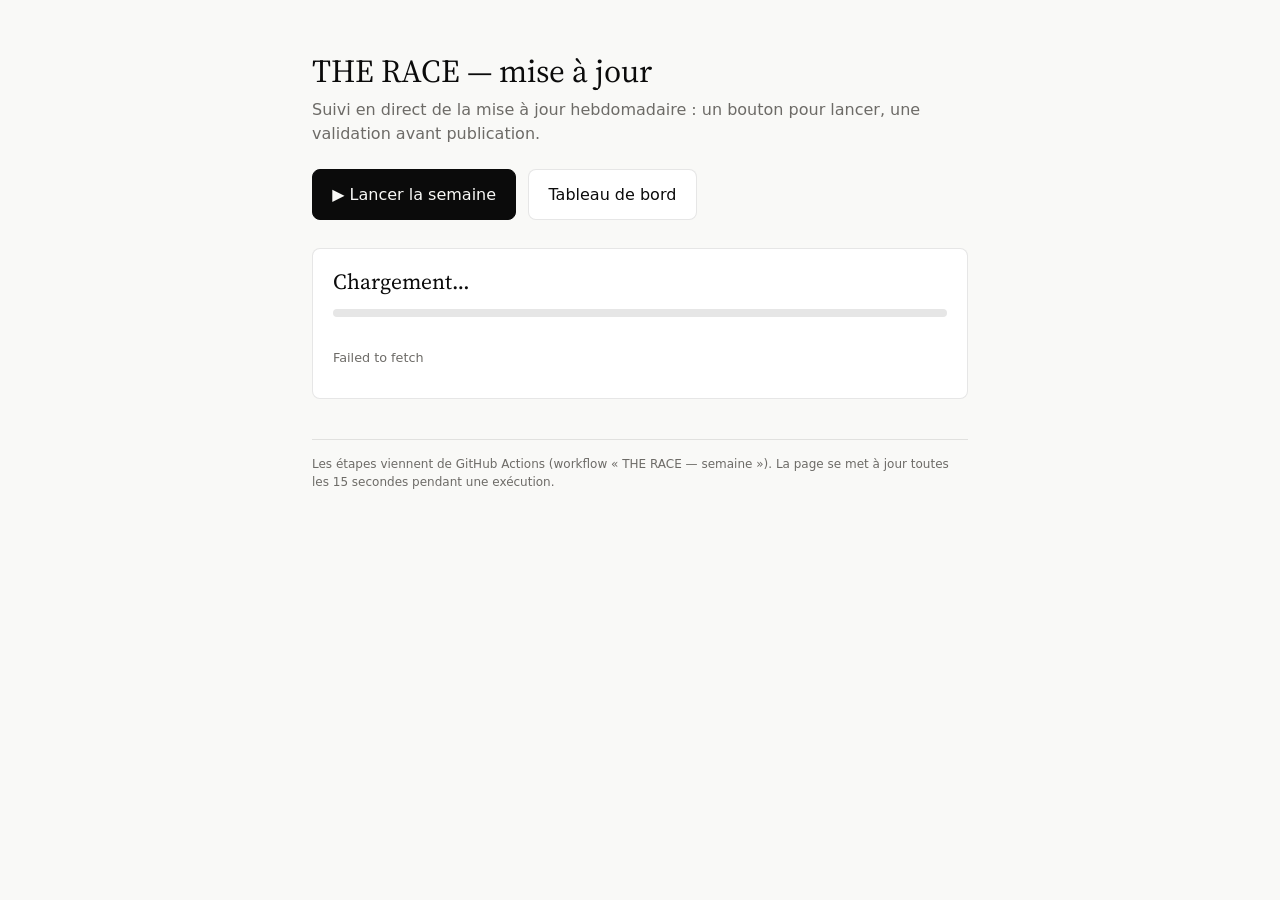
<file: run/index.html>
<!doctype html>
<html lang="fr">
<head>
  <meta charset="utf-8">
  <meta name="viewport" content="width=device-width, initial-scale=1">
  <meta name="robots" content="noindex, nofollow">
  <title>THE RACE — mise à jour en direct</title>
  <link rel="icon" href="data:image/svg+xml,%3Csvg xmlns='http://www.w3.org/2000/svg' viewBox='0 0 64 64'%3E%3Ccircle cx='32' cy='32' r='28' fill='%23c8d94a'/%3E%3Cpath d='M10 22c14 6 30 6 44 0M10 42c14-6 30-6 44 0' stroke='%23fff' stroke-width='4' fill='none'/%3E%3C/svg%3E">
  <link rel="preconnect" href="https://fonts.googleapis.com">
  <link rel="preconnect" href="https://fonts.gstatic.com" crossorigin>
  <link rel="stylesheet" href="https://fonts.googleapis.com/css2?family=Source+Serif+4:opsz,wght@8..60,400;8..60,500&display=swap">
  <style>
    :root {
      --sans: ui-sans-serif, system-ui, -apple-system, "Segoe UI", Roboto, "Helvetica Neue", Arial, sans-serif;
      --serif: "Source Serif 4", ui-serif, Georgia, "Times New Roman", serif;
      --bg: #f9f9f7; --panel: #ffffff; --fg: #0b0b0b; --muted: #6d6b67; --line: rgba(11, 11, 11, 0.10);
      --ok: #2e8b3e; --run: #c8a400; --wait: #d0701c; --fail: #c0392b; --skip: #b8b6b0;
      color-scheme: light dark;
    }
    @media (prefers-color-scheme: dark) {
      :root { --bg: #0b0b0b; --panel: #1a1a19; --fg: #f0efec; --muted: #9a988f; --line: rgba(255, 255, 255, 0.10); }
    }
    * { box-sizing: border-box; }
    body { margin: 0; background: var(--bg); color: var(--fg); font-family: var(--sans); line-height: 1.45; }
    main { max-width: 44rem; margin: 0 auto; padding: 3rem 1.5rem; }
    h1 { font-family: var(--serif); font-weight: 400; font-size: 2rem; margin: 0 0 .25rem; }
    .lede { color: var(--muted); margin: 0 0 1.5rem; }
    .actions { display: flex; flex-wrap: wrap; gap: .75rem; margin: 0 0 1.75rem; }
    .btn { display: inline-flex; align-items: center; gap: .5rem; padding: .8rem 1.2rem; border-radius: .5rem; text-decoration: none;
      font-weight: 500; border: 1px solid var(--line); color: var(--fg); background: var(--panel); }
    .btn.primary { background: var(--fg); color: var(--bg); border-color: var(--fg); }
    .btn.approve { background: var(--wait); color: #fff; border-color: var(--wait); }
    .btn[hidden] { display: none; }
    .card { background: var(--panel); border: 1px solid var(--line); border-radius: .5rem; padding: 1.1rem 1.25rem; }
    .runhead { display: flex; justify-content: space-between; gap: 1rem; align-items: baseline; flex-wrap: wrap; margin-bottom: .75rem; }
    .runtitle { font-family: var(--serif); font-size: 1.35rem; }
    .meta { color: var(--muted); font-size: .85rem; }
    .bar { height: .5rem; background: var(--line); border-radius: 1rem; overflow: hidden; margin: .25rem 0 1rem; }
    .bar > i { display: block; height: 100%; width: 0; background: var(--ok); transition: width .6s; }
    ol { list-style: none; padding: 0; margin: 0; }
    li { display: grid; grid-template-columns: 1.6rem 1fr auto; gap: .6rem; padding: .7rem 0; border-top: 1px solid var(--line); align-items: start; }
    li:first-child { border-top: 0; }
    .dot { width: 1.1rem; height: 1.1rem; border-radius: 50%; margin-top: .15rem; background: var(--skip); position: relative; }
    .s-ok .dot { background: var(--ok); } .s-run .dot { background: var(--run); animation: pulse 1.2s infinite; }
    .s-wait .dot { background: var(--wait); animation: pulse 1.6s infinite; } .s-fail .dot { background: var(--fail); }
    .s-todo .dot { background: transparent; border: 2px solid var(--skip); }
    @keyframes pulse { 50% { opacity: .35; } }
    .name { font-weight: 500; } .detail { color: var(--muted); font-size: .88rem; margin-top: .15rem; white-space: pre-line; }
    .when { color: var(--muted); font-size: .8rem; white-space: nowrap; }
    .totals { display: grid; grid-template-columns: repeat(auto-fit, minmax(7.5rem, 1fr)); gap: .5rem; margin-top: 1rem; }
    .totals div { border: 1px solid var(--line); border-radius: .4rem; padding: .5rem .7rem; }
    .totals b { display: block; font-family: var(--serif); font-size: 1.2rem; font-weight: 500; }
    .totals span { font-size: .8rem; color: var(--muted); }
    .note { color: var(--muted); font-size: .8rem; margin-top: 1rem; }
    footer { margin-top: 2.5rem; padding-top: 1rem; border-top: 1px solid var(--line); font-size: .75rem; color: var(--muted); }
    a { color: inherit; }
    @media (max-width: 640px) { main { padding: 2rem 1rem; } li { grid-template-columns: 1.4rem 1fr; } .when { grid-column: 2; } }
  </style>
</head>
<body>
<main>
  <h1>THE RACE — mise à jour</h1>
  <p class="lede">Suivi en direct de la mise à jour hebdomadaire : un bouton pour lancer, une validation avant publication.</p>

  <div class="actions">
    <a class="btn primary" id="launch" href="https://github.com/peozenou/race/actions/workflows/race-week.yml" target="_blank" rel="noopener">▶ Lancer la semaine</a>
    <a class="btn approve" id="approve" hidden target="_blank" rel="noopener">✓ Valider la publication</a>
    <a class="btn" href="../2026/">Tableau de bord</a>
  </div>

  <section class="card" aria-live="polite">
    <div class="runhead">
      <div class="runtitle" id="runtitle">Chargement…</div>
      <div class="meta" id="runmeta"></div>
    </div>
    <div class="bar" role="progressbar" aria-valuemin="0" aria-valuemax="100" id="bar"><i id="barfill"></i></div>
    <ol id="points"></ol>
    <div class="totals" id="totals" hidden></div>
    <p class="note" id="note"></p>
  </section>

  <footer>Les étapes viennent de GitHub Actions (workflow « THE RACE — semaine »). La page se met à jour toutes les 15 secondes pendant une exécution.</footer>
</main>
<script>
(() => {
  const REPO = 'peozenou/race', WF = 'race-week.yml', API = 'https://api.github.com';
  // Critical points = workflow jobs, in order, with the share of the bar each one completes.
  const POINTS = [
    { job: '1 · Collecte', label: 'Collecte des sources', w: 30 },
    { job: '2 · Calcul et contrôles', label: 'Calcul et contrôles', w: 20 },
    { job: '3 · Validation', label: 'Validation de Patrick', w: 5 },
    { job: '4 · Publication', label: 'Publication', w: 15 },
    { job: '5 · Vérification en ligne', label: 'Vérification du site en ligne', w: 25 },
    { job: '6 · Export Sheet', label: 'Copie dans le Google Sheet', w: 5 },
  ];
  const $ = (id) => document.getElementById(id);
  const etags = new Map(), cache = new Map(), notes = new Map();
  const fmt = new Intl.DateTimeFormat('fr-FR', { timeZone: 'America/New_York', weekday: 'short', day: 'numeric', month: 'short', hour: '2-digit', minute: '2-digit' });
  const n = (v) => v.toLocaleString('fr-FR');

  async function gh(path) {
    const headers = { Accept: 'application/vnd.github+json' };
    if (etags.has(path)) headers['If-None-Match'] = etags.get(path);   // 304s do not use the rate limit
    const r = await fetch(API + path, { headers });
    if (r.status === 304) return cache.get(path);
    if (!r.ok) throw new Error(r.status === 403 ? 'Limite de requêtes GitHub atteinte ; nouvel essai dans une minute.' : `GitHub ${r.status}`);
    const body = await r.json();
    if (r.headers.get('ETag')) etags.set(path, r.headers.get('ETag'));
    cache.set(path, body);
    return body;
  }

  function stateOf(job, run) {
    if (!job) return run && run.status === 'completed' ? 'skip' : 'todo';
    if (job.status === 'completed') return { success: 'ok', skipped: 'skip', failure: 'fail', cancelled: 'fail', timed_out: 'fail' }[job.conclusion] || 'skip';
    if (job.status === 'waiting') return 'wait';
    if (job.status === 'in_progress') return 'run';
    return 'todo';
  }

  async function annotations(job) {
    if (!job || job.status !== 'completed' || notes.has(job.id)) return notes.get(job && job.id) || [];
    try { notes.set(job.id, await gh(`/repos/${REPO}/check-runs/${job.id}/annotations`)); } catch { notes.set(job.id, []); }
    return notes.get(job.id);
  }

  function render(run, jobs, details) {
    if (!run) {
      $('runtitle').textContent = 'Aucune exécution pour l’instant';
      $('runmeta').textContent = '';
      $('points').innerHTML = '';
      $('note').textContent = 'Appuyez sur « Lancer la semaine », puis sur « Run workflow ».';
      return;
    }
    const dry = /dry_run|essai/i.test(run.display_title || '') ;
    $('runtitle').textContent = `Exécution n° ${run.run_number}`;
    $('runmeta').innerHTML = `${fmt.format(new Date(run.created_at))} · <a href="${run.html_url}" target="_blank" rel="noopener">détails</a>`;
    let done = 0, waitJob = null;
    const items = POINTS.map((p, i) => {
      const job = jobs.find((j) => j.name === p.job);
      const s = stateOf(job, run);
      if (s === 'ok' || s === 'skip') done += p.w;
      if (s === 'wait') waitJob = job;
      const when = job && job.completed_at ? fmt.format(new Date(job.completed_at)) : job && job.started_at ? 'depuis ' + fmt.format(new Date(job.started_at)) : '';
      const text = { ok: '', run: 'En cours…', wait: 'En attente de votre validation', fail: 'Échec — voir les détails', skip: 'Non exécuté', todo: '' }[s];
      const det = (details[i] || []).filter((a) => a.annotation_level !== 'notice' || / · ok$/.test(a.title || '')).map((a) => a.message).join('\n');
      return `<li class="s-${s}"><span class="dot" aria-hidden="true"></span><div><div class="name">${p.label}</div><div class="detail">${[text, det].filter(Boolean).join('\n')}</div></div><div class="when">${when}</div></li>`;
    });
    $('points').innerHTML = items.join('');
    const pct = run.status === 'completed' && run.conclusion === 'success' ? 100 : Math.min(done, 99);
    $('barfill').style.width = pct + '%'; $('bar').setAttribute('aria-valuenow', pct);
    $('barfill').style.background = run.conclusion === 'failure' ? 'var(--fail)' : 'var(--ok)';
    const approve = $('approve');
    approve.hidden = !waitJob; if (waitJob) approve.href = run.html_url;
    // Totals from the "2 Calcul · ok" annotation
    const calc = (details[1] || []).find((a) => /^2 Calcul · ok/.test(a.title || ''));
    const box = $('totals');
    if (calc) {
      const pairs = [...calc.message.matchAll(/([A-Z]+) ([\d,]+)/g)].map((m) => [m[1], +m[2].replace(/,/g, '')]);
      box.innerHTML = pairs.map(([t, v]) => `<div><span>${t}</span><b>${n(v)}</b></div>`).join('');
      box.hidden = !pairs.length;
    } else box.hidden = true;
    const status = { queued: 'En file d’attente', in_progress: 'En cours', waiting: 'En attente de validation', completed: run.conclusion === 'success' ? 'Terminé' : 'Arrêté' }[run.status] || run.status;
    $('note').textContent = `${status}${run.status === 'completed' && !jobs.some((j) => j.name === POINTS[3].job && j.conclusion === 'success') && run.conclusion === 'success' ? ' (essai à blanc : rien n’a été publié)' : ''}.`;
    return run.status !== 'completed';
  }

  async function tick() {
    let active = false;
    try {
      const runs = await gh(`/repos/${REPO}/actions/workflows/${WF}/runs?per_page=1`);
      const run = runs && runs.workflow_runs && runs.workflow_runs[0];
      if (!run) { render(null); }
      else {
        const jobs = (await gh(`/repos/${REPO}/actions/runs/${run.id}/jobs?per_page=20`)).jobs || [];
        const details = await Promise.all(POINTS.map((p) => annotations(jobs.find((j) => j.name === p.job))));
        active = render(run, jobs, details);
      }
    } catch (e) { $('note').textContent = e.message; }
    setTimeout(tick, active ? 15000 : 120000);
  }

  // ?demo shows a synthetic run so the page can be checked before the first real run.
  if (new URLSearchParams(location.search).has('demo')) {
    const t = new Date().toISOString();
    const job = (name, status, conclusion) => ({ id: name, name, status, conclusion, started_at: t, completed_at: status === 'completed' ? t : null });
    render({ run_number: 1, created_at: t, html_url: '#', status: 'waiting' }, [
      job('1 · Collecte', 'completed', 'success'), job('2 · Calcul et contrôles', 'completed', 'success'), job('3 · Validation', 'waiting', null),
    ], [[{ title: '1 Collecte · ok', message: '32 player records, 1783 match perspectives' }],
        [{ title: '2 Calcul · ok', message: 'semaine 40: CHEF 19,334 · CHAN 19,010 · DOC 18,156 · PAT 14,623 · JULES 11,912' },
         { title: '3 Contrôles · ok', message: 'all checks passed (0 warning(s)); release ready for approval' }]]);
    return;
  }
  tick();
})();
</script>
</body>
</html>
</file>
<file: 2026/assets/theme.css>
/* Theme tokens used by the dashboard page, light and dark. */
:root {
  --font-anthropic-sans: ui-sans-serif, system-ui, -apple-system, "Segoe UI", Roboto, "Helvetica Neue", Arial, sans-serif;
  --font-anthropic-serif: "Source Serif 4", ui-serif, Georgia, "Times New Roman", serif;

  --color-bg: #f9f9f7;
  --color-panel: #ffffff;
  --color-fg: #0b0b0b;
  --color-fg-muted: #898781;
  --color-border-line: rgba(11, 11, 11, 0.10);
  --color-ok: #006300;
  --color-bad: #8e2626;
  --color-warn: #a86b00;

  --cds-border: rgba(11, 11, 11, 0.10);
  --cds-chart-axis: #c3c2b7;
  --cds-chart-grid: rgba(11, 11, 11, 0.10);
  --cds-chart-reference: #898781;
  --cds-surface-popover: #ffffff;
  --cds-text-secondary: #52514e;
  --cds-shadow-popover: 0 8px 24px #0000001f, 0 2px 6px #00000014;

  --cds-font-size-caption: 0.75rem;
  --cds-font-size-body: 0.875rem;
  --cds-font-size-heading: 0.9375rem;
  --cds-font-size-title: 1.375rem;
  --cds-font-weight-medium: 500;
  --cds-gap-xs: 0.5rem;
  --cds-gap-sm: 0.75rem;
  --cds-gap-md: 1rem;
  --cds-gap-lg: 1.75rem;
  --cds-pad-xs: 0.25rem;
  --cds-pad-sm: 0.5rem;
  --cds-pad-md: 0.75rem;
  --cds-pad-lg: 1rem;
  --cds-radius: 0.5rem;
  --cds-dur-slow: 0.45s;

  color-scheme: light dark;
}

@media (prefers-color-scheme: dark) {
  :root {
    --color-bg: #0b0b0b;
    --color-panel: #1a1a19;
    --color-fg: #f0efec;
    --color-fg-muted: #6d6b67;
    --color-border-line: rgba(255, 255, 255, 0.10);
    --color-ok: #0ca30c;
    --color-bad: #ec7e7e;
    --color-warn: #e0a030;

    --cds-border: rgba(255, 255, 255, 0.10);
    --cds-chart-axis: #383835;
    --cds-chart-grid: rgba(255, 255, 255, 0.10);
    --cds-chart-reference: #97958d;
    --cds-surface-popover: #20201f;
    --cds-text-secondary: #c3c2b7;
    --cds-shadow-popover: 0 8px 24px #00000052, 0 2px 6px #0003;
  }
}

/* Muted text in dark mode reads better a touch lighter. */
@media (prefers-color-scheme: dark) {
  :root { --color-fg-muted: #9a988f; }
}

html { -webkit-text-size-adjust: 100%; text-size-adjust: 100%; }
body {
  margin: 0;
  background: var(--color-bg);
  color: var(--color-fg);
  font-family: var(--font-anthropic-sans);
  font-size: var(--cds-font-size-body);
  line-height: 1.4;
}

.site {
  box-sizing: border-box;
  max-width: 78rem;
  margin: 0 auto;
  padding: 1.75rem 1.5rem 3rem;
}
@media (max-width: 640px) {
  .site { padding: 1rem 1rem 2.5rem; }
}

#dash-root { min-width: 0; }
#dash-root *, #dash-root *::before, #dash-root *::after { box-sizing: border-box; }

/* Loading placeholder used by the page while data arrives. */
.dash-skeleton { position: relative; }
#dash-root .tr-chart.dash-skeleton,
#dash-root .tr-standings.dash-skeleton,
#dash-root .tr-multiples.dash-skeleton,
#dash-root .tr-matrix-box.dash-skeleton {
  border-radius: var(--cds-radius);
  background: linear-gradient(90deg, transparent 0%, var(--cds-chart-grid) 50%, transparent 100%);
  background-size: 200% 100%;
  animation: race-shimmer 1.4s ease-in-out infinite;
}
span.dash-skeleton { color: var(--color-fg-muted); }
@keyframes race-shimmer { from { background-position: 100% 0; } to { background-position: -100% 0; } }
@media (prefers-reduced-motion: reduce) { .dash-skeleton { animation: none !important; } }

/* The small multiples are measured one by one as they are added; keeping
   empty grid tracks (auto-fill) gives every cell its final width at once. */
#dash-root .tr .tr-multiples { grid-template-columns: repeat(auto-fill, minmax(min(100%, 15rem), 1fr)); }

.site-foot {
  margin-top: 2.5rem;
  padding-top: 1rem;
  border-top: 1px solid var(--color-border-line);
  font-size: var(--cds-font-size-caption);
  color: var(--color-fg-muted);
}
</file>
